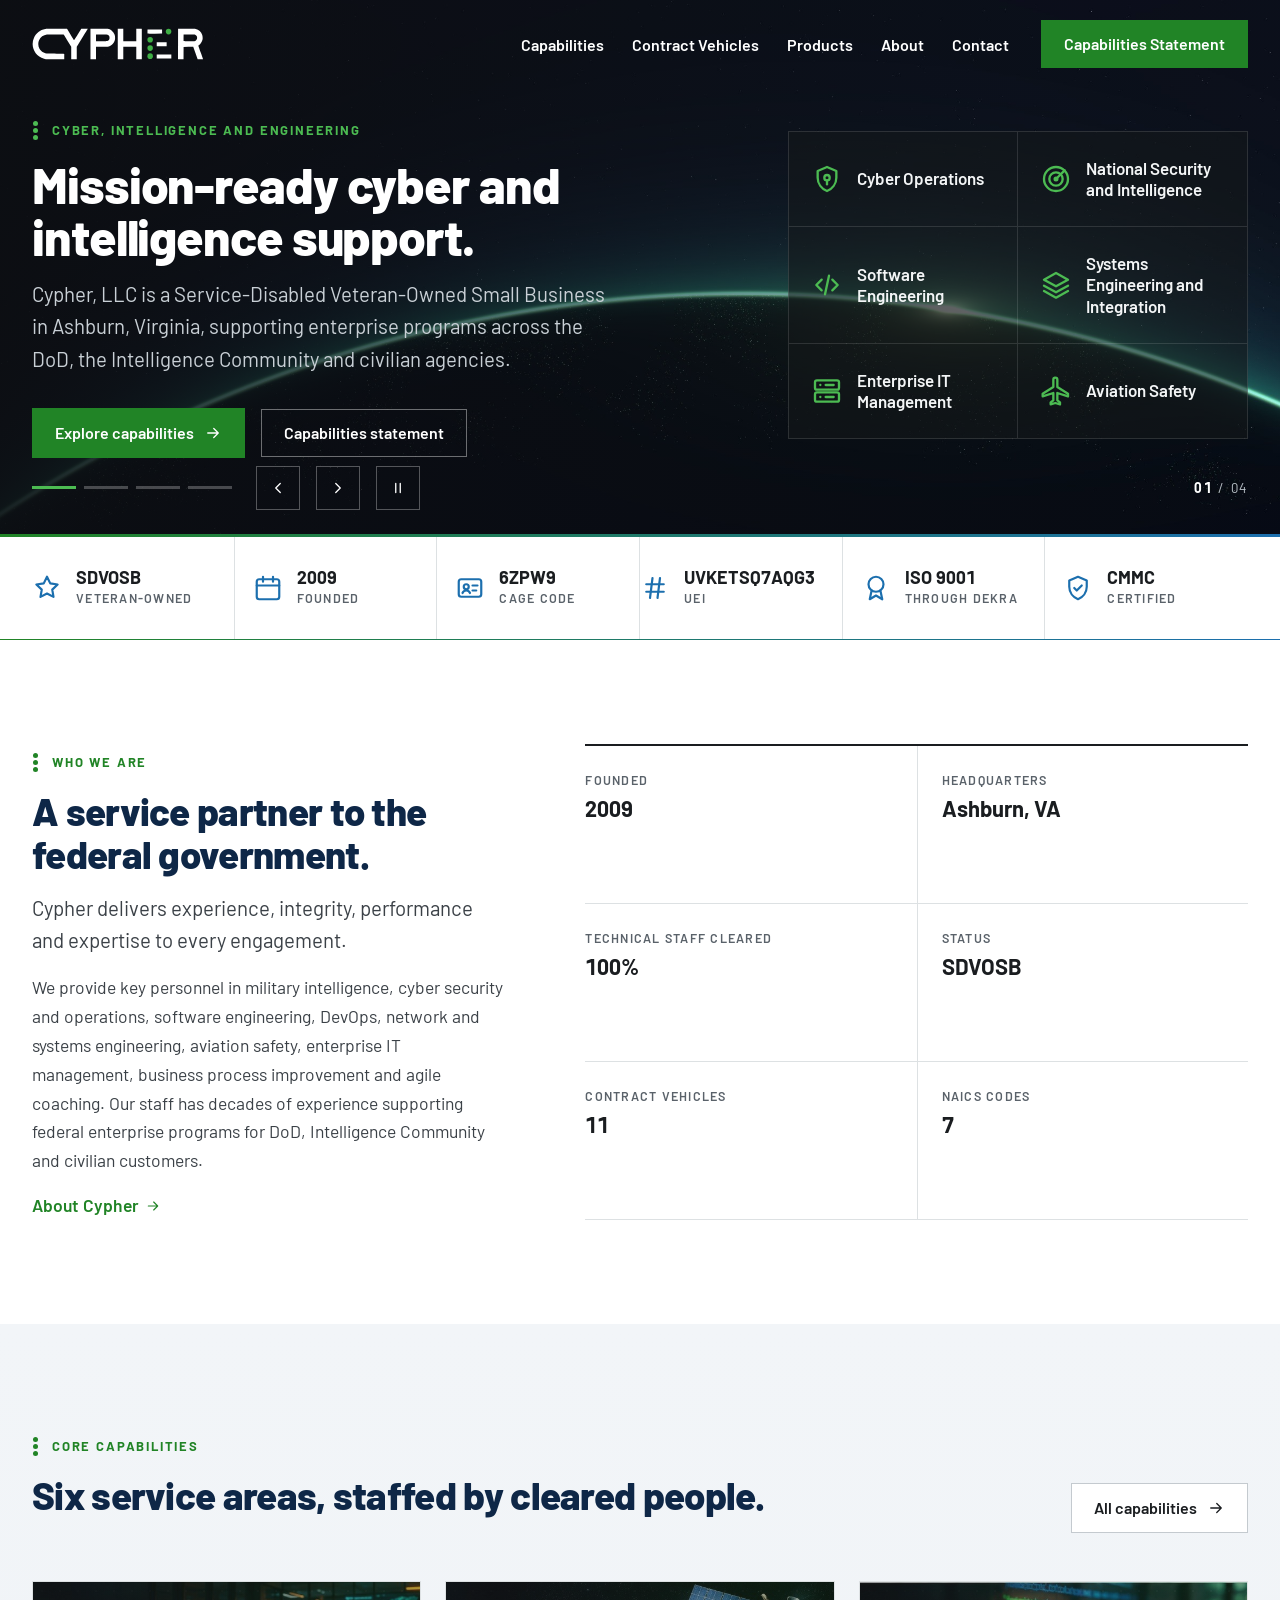
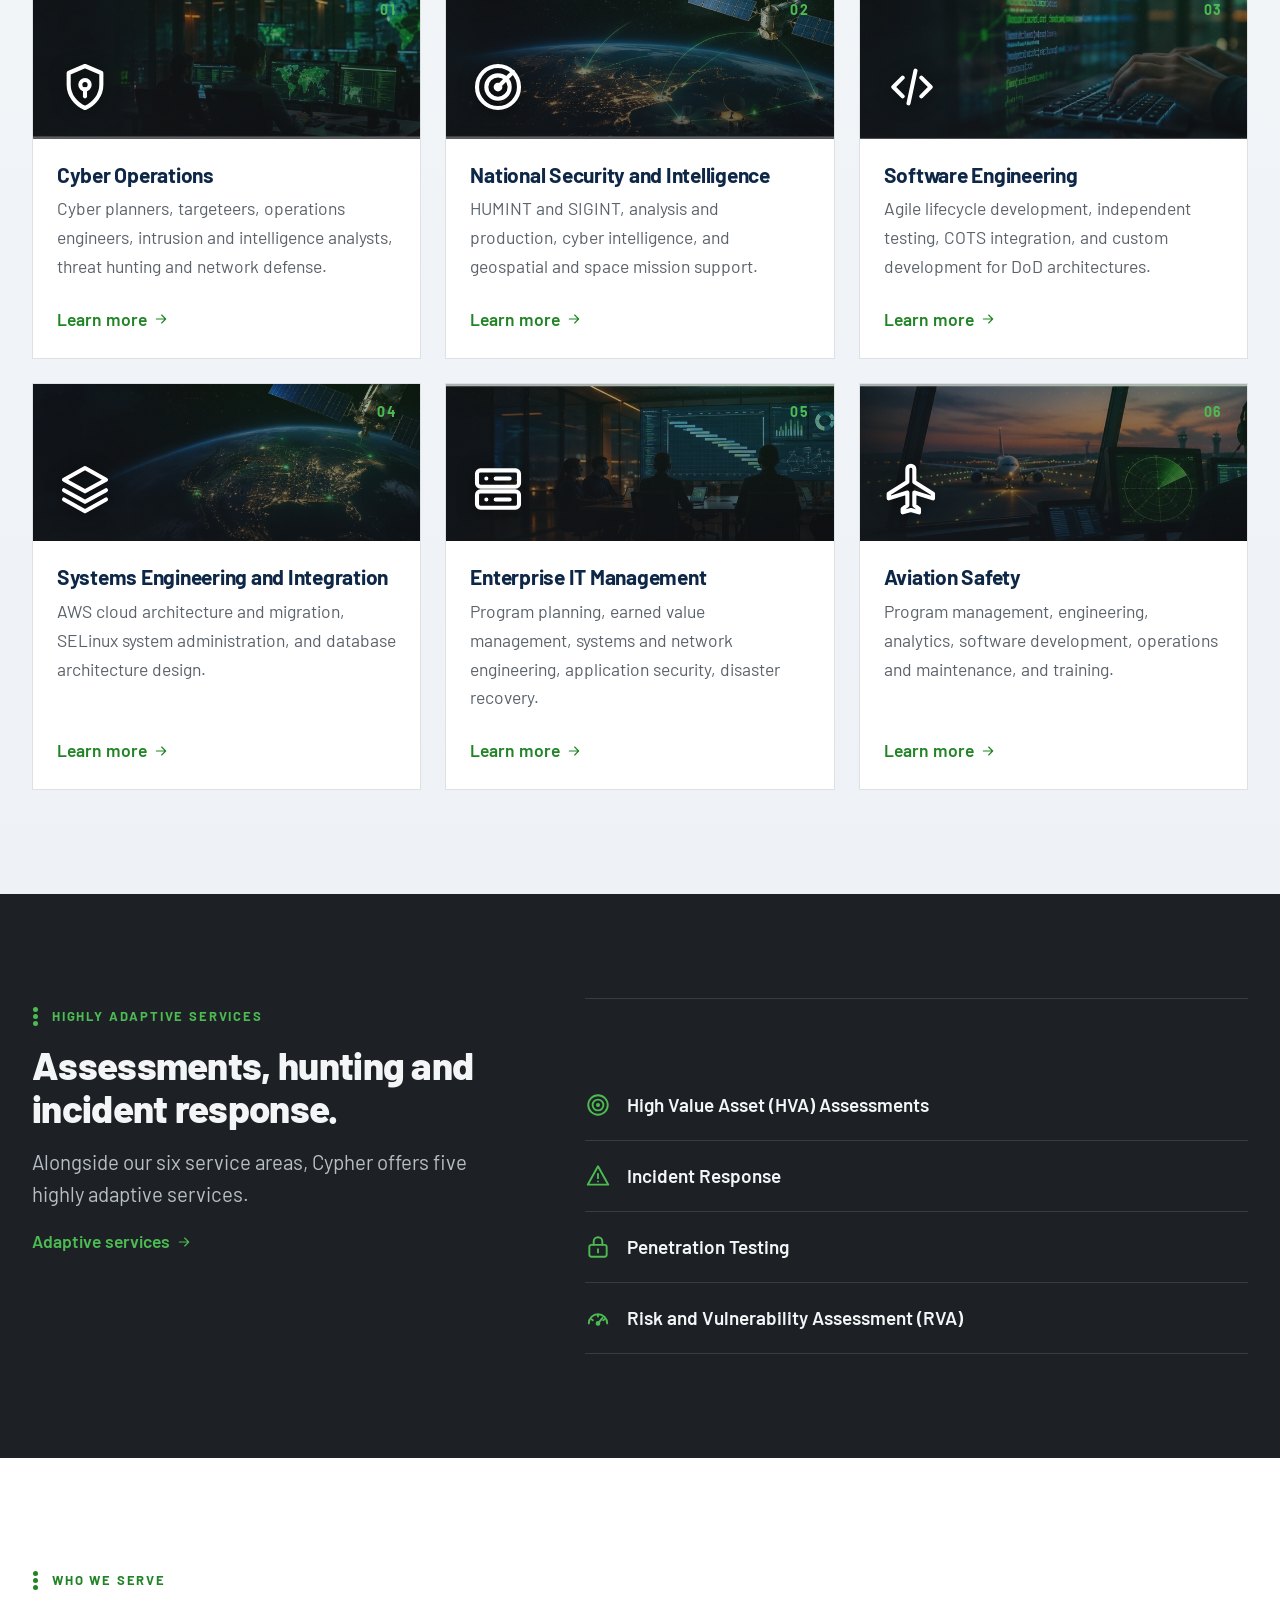
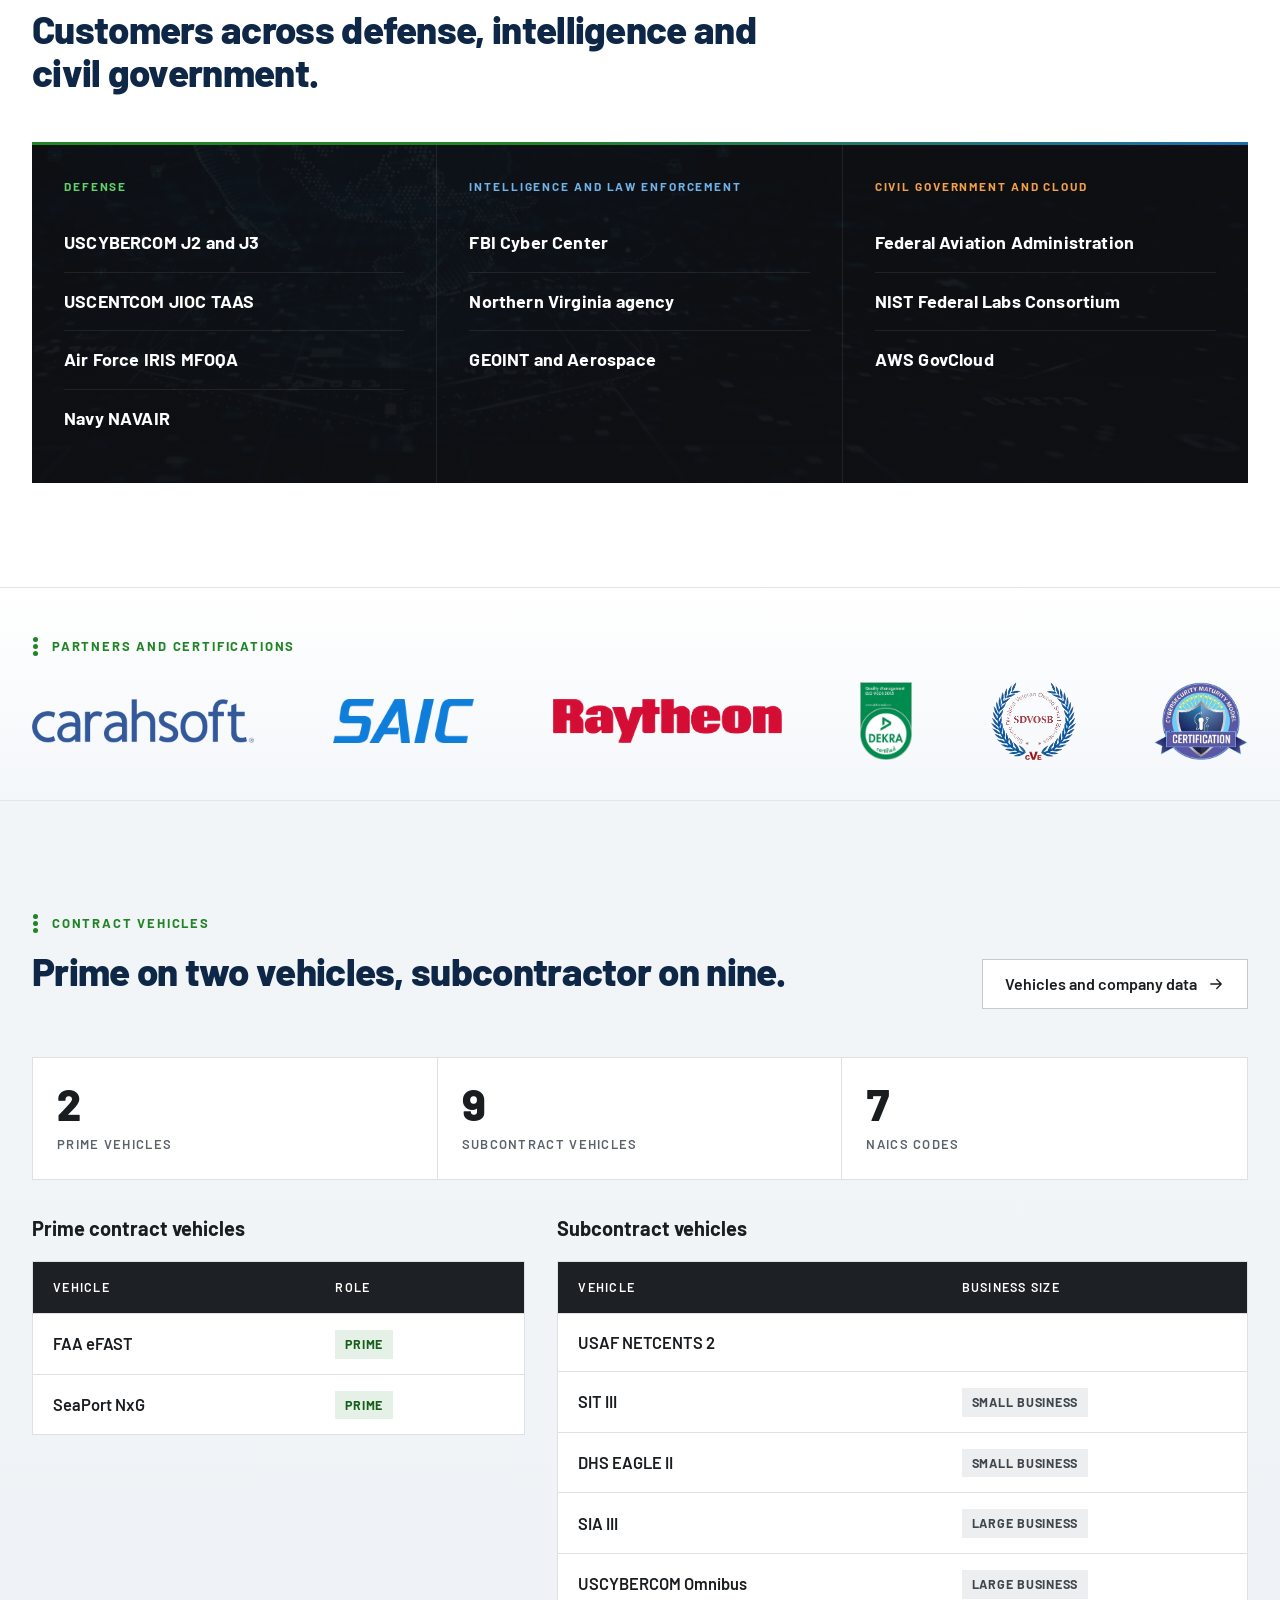
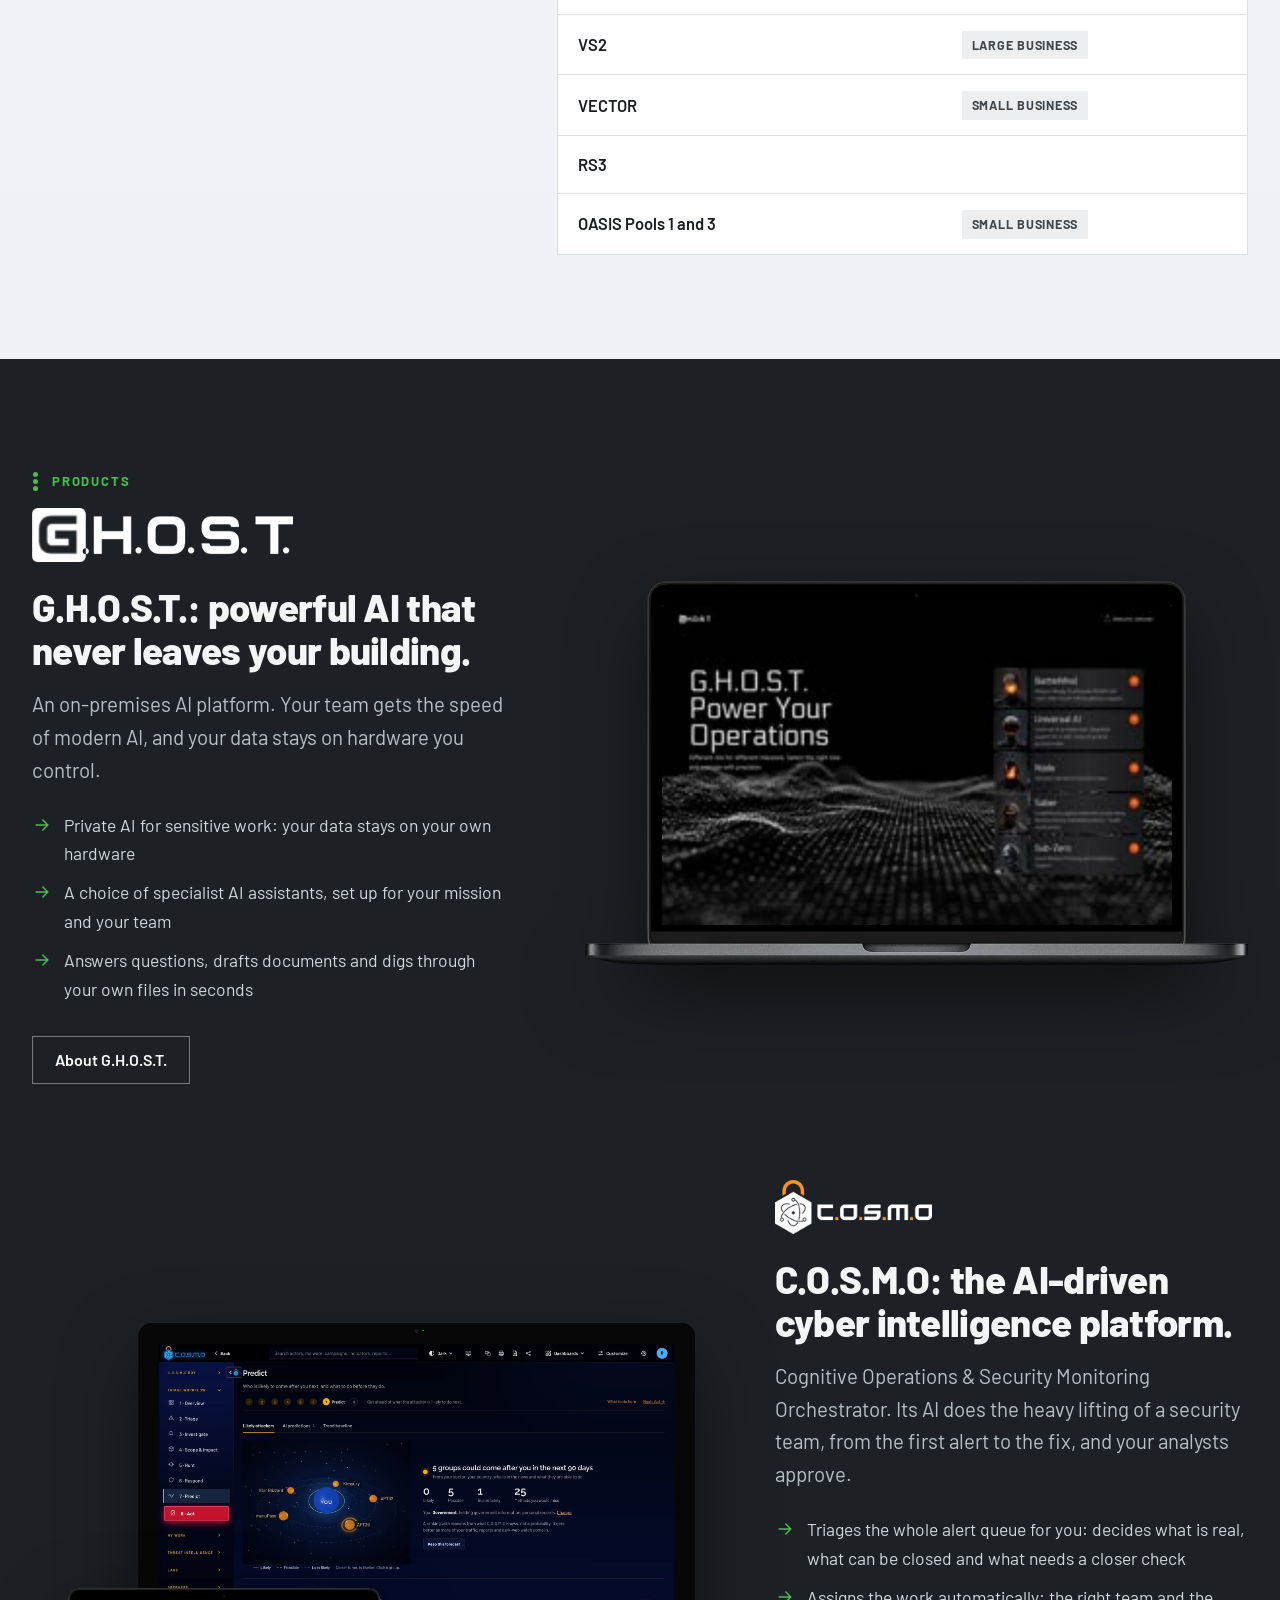
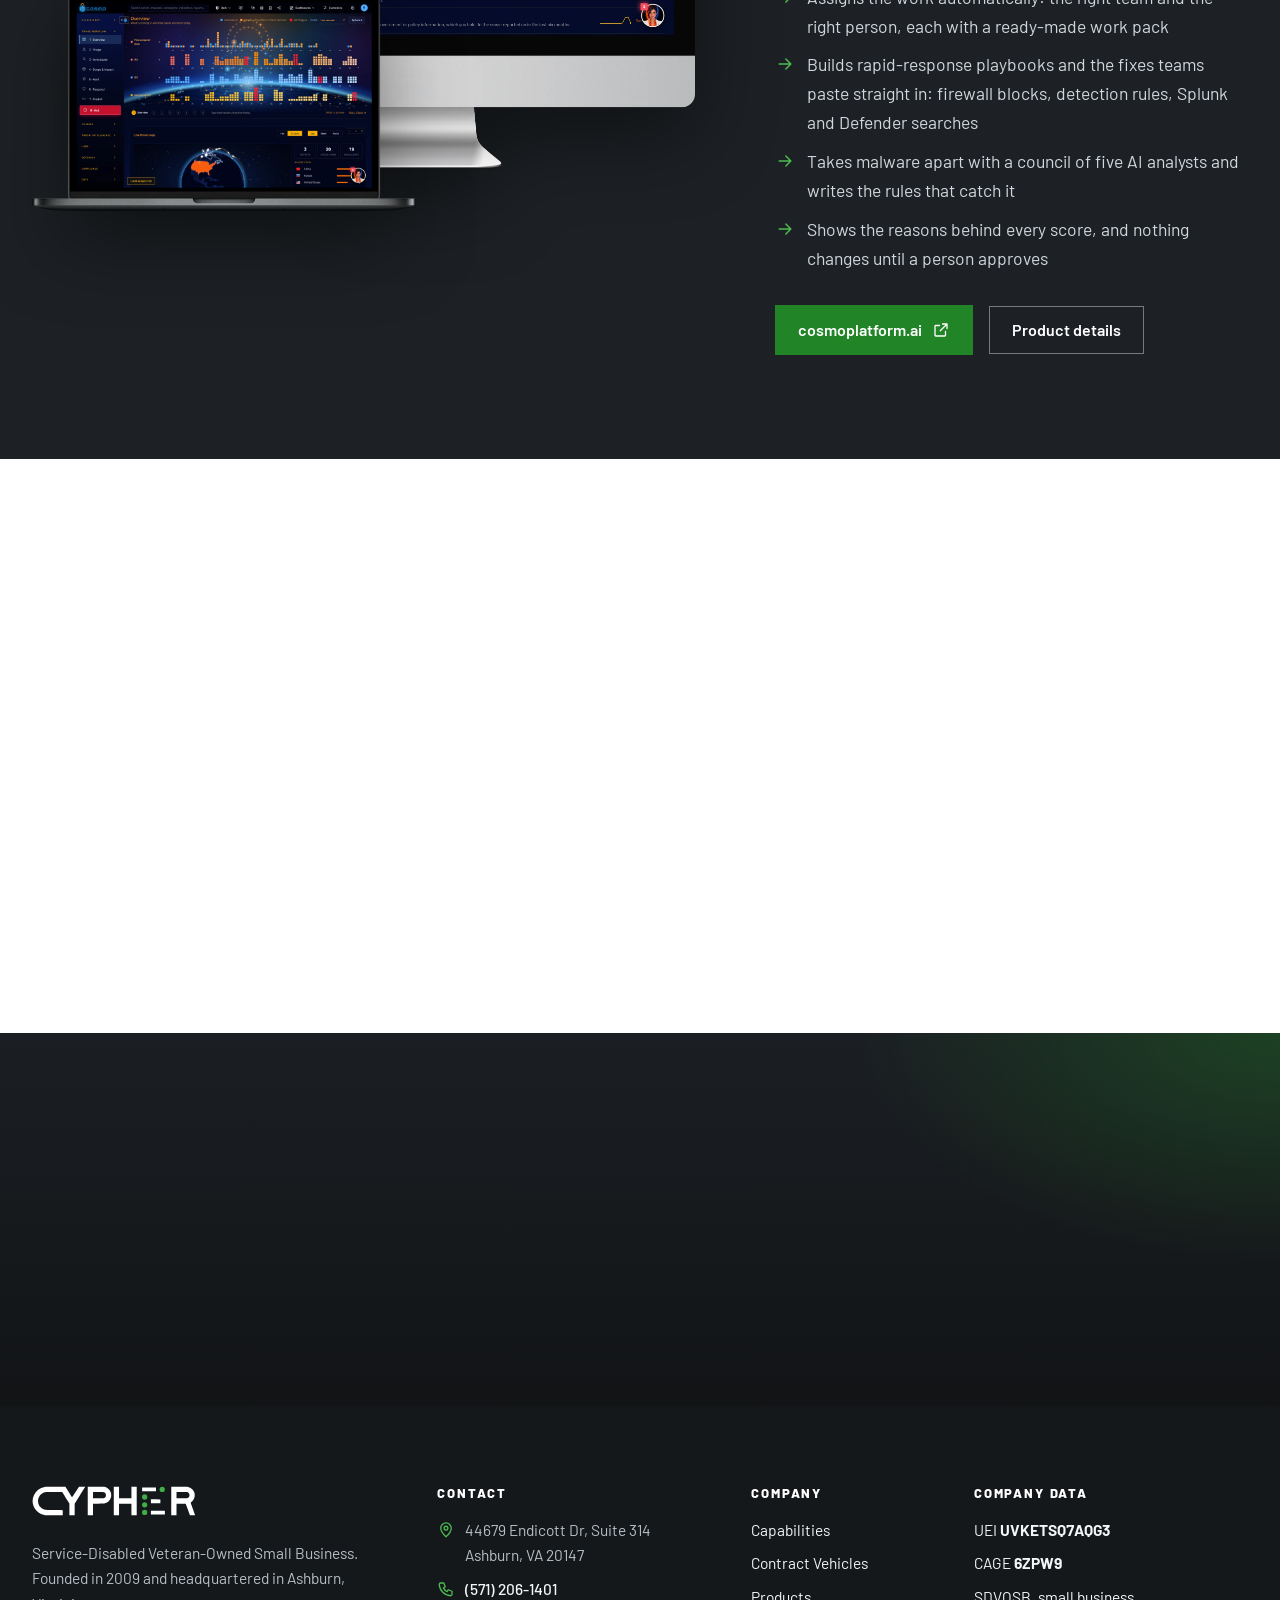
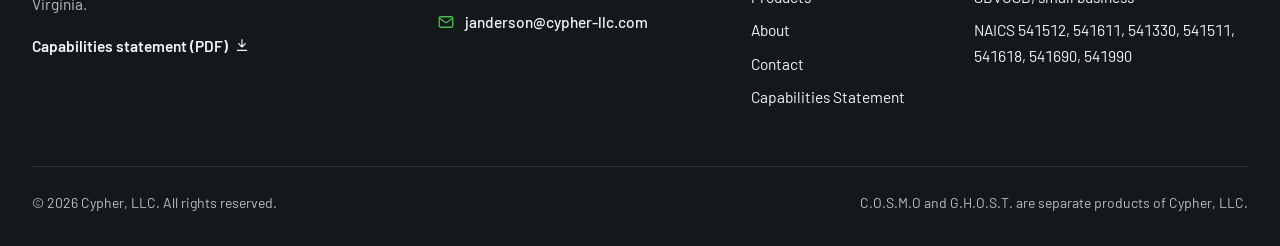
<file: index.html>
<!doctype html>
<html lang="en">
<head>
<meta charset="utf-8">
<meta name="viewport" content="width=device-width, initial-scale=1">
<title>Cypher, LLC | Cyber, intelligence and engineering services</title>
<meta name="description" content="Cypher, LLC is a Service-Disabled Veteran-Owned Small Business in Ashburn, Virginia providing cleared technical staff for cyber operations, intelligence, software and systems engineering. UEI UVKETSQ7AQG3, CAGE 6ZPW9.">
<meta name="theme-color" content="#15181b">
<link rel="icon" href="assets/img/favicon.svg" type="image/svg+xml">
<link rel="preload" href="assets/fonts/barlow-600.woff2" as="font" type="font/woff2" crossorigin>
<link rel="preload" href="assets/fonts/barlow-800.woff2" as="font" type="font/woff2" crossorigin>
<link rel="stylesheet" href="css/site.css">
<script>(function(d){d.className+=" js";try{if(!matchMedia("(prefers-reduced-motion: reduce)").matches&&"IntersectionObserver" in window)d.className+=" motion"}catch(e){}})(document.documentElement);</script>
</head>
<body>
<a class="skip" href="#main">Skip to content</a>
<svg width="0" height="0" style="position:absolute" aria-hidden="true" focusable="false"><symbol id="i-shield" viewBox="0 0 24 24" fill="none" stroke="currentColor" stroke-width="1.75" stroke-linecap="round" stroke-linejoin="round"><path d="M12 3l7 3v5c0 4.5-3 8.3-7 10-4-1.7-7-5.5-7-10V6l7-3z"/><circle cx="12" cy="11" r="2"/><path d="M12 13v3"/></symbol><symbol id="i-radar" viewBox="0 0 24 24" fill="none" stroke="currentColor" stroke-width="1.75" stroke-linecap="round" stroke-linejoin="round"><circle cx="12" cy="12" r="9"/><circle cx="12" cy="12" r="5"/><path d="M12 12l6.5-6.5"/><circle cx="12" cy="12" r="1"/></symbol><symbol id="i-code" viewBox="0 0 24 24" fill="none" stroke="currentColor" stroke-width="1.75" stroke-linecap="round" stroke-linejoin="round"><path d="M8 8l-4 4 4 4M16 8l4 4-4 4M13.5 5l-3 14"/></symbol><symbol id="i-layers" viewBox="0 0 24 24" fill="none" stroke="currentColor" stroke-width="1.75" stroke-linecap="round" stroke-linejoin="round"><path d="M12 3l9 5-9 5-9-5 9-5z"/><path d="M3 12.5l9 5 9-5"/><path d="M3 16.5l9 5 9-5"/></symbol><symbol id="i-server" viewBox="0 0 24 24" fill="none" stroke="currentColor" stroke-width="1.75" stroke-linecap="round" stroke-linejoin="round"><rect x="3" y="4" width="18" height="7" rx="1.5"/><rect x="3" y="13" width="18" height="7" rx="1.5"/><path d="M7 7.5h.01M7 16.5h.01M11 7.5h6M11 16.5h6"/></symbol><symbol id="i-plane" viewBox="0 0 24 24" fill="none" stroke="currentColor" stroke-width="1.75" stroke-linecap="round" stroke-linejoin="round"><path d="M21 16v-2l-8-5V3.5a1.5 1.5 0 0 0-3 0V9l-8 5v2l8-2.5V19l-2 1.5V22l3.5-1 3.5 1v-1.5L13 19v-5.5l8 2.5z"/></symbol><symbol id="i-arrow" viewBox="0 0 24 24" fill="none" stroke="currentColor" stroke-width="1.75" stroke-linecap="round" stroke-linejoin="round"><path d="M5 12h14M13 6l6 6-6 6"/></symbol><symbol id="i-left" viewBox="0 0 24 24" fill="none" stroke="currentColor" stroke-width="1.75" stroke-linecap="round" stroke-linejoin="round"><path d="M15 6l-6 6 6 6"/></symbol><symbol id="i-right" viewBox="0 0 24 24" fill="none" stroke="currentColor" stroke-width="1.75" stroke-linecap="round" stroke-linejoin="round"><path d="M9 6l6 6-6 6"/></symbol><symbol id="i-pause" viewBox="0 0 24 24" fill="none" stroke="currentColor" stroke-width="1.75" stroke-linecap="round" stroke-linejoin="round"><path d="M9 6v12M15 6v12"/></symbol><symbol id="i-play" viewBox="0 0 24 24" fill="none" stroke="currentColor" stroke-width="1.75" stroke-linecap="round" stroke-linejoin="round"><path d="M8 5l11 7-11 7V5z"/></symbol><symbol id="i-phone" viewBox="0 0 24 24" fill="none" stroke="currentColor" stroke-width="1.75" stroke-linecap="round" stroke-linejoin="round"><path d="M5 4h4l2 5-2.5 1.5a11 11 0 0 0 5 5L15 13l5 2v4a2 2 0 0 1-2 2A16 16 0 0 1 3 6a2 2 0 0 1 2-2"/></symbol><symbol id="i-mail" viewBox="0 0 24 24" fill="none" stroke="currentColor" stroke-width="1.75" stroke-linecap="round" stroke-linejoin="round"><rect x="3" y="5" width="18" height="14" rx="2"/><path d="M3 7l9 6 9-6"/></symbol><symbol id="i-pin" viewBox="0 0 24 24" fill="none" stroke="currentColor" stroke-width="1.75" stroke-linecap="round" stroke-linejoin="round"><path d="M12 21s-7-6.2-7-11.5A7 7 0 0 1 19 9.5C19 14.8 12 21 12 21z"/><circle cx="12" cy="9.5" r="2.5"/></symbol><symbol id="i-download" viewBox="0 0 24 24" fill="none" stroke="currentColor" stroke-width="1.75" stroke-linecap="round" stroke-linejoin="round"><path d="M12 4v11M7 10l5 5 5-5M5 20h14"/></symbol><symbol id="i-star" viewBox="0 0 24 24" fill="none" stroke="currentColor" stroke-width="1.75" stroke-linecap="round" stroke-linejoin="round"><path d="M12 3l2.6 5.3 5.9.9-4.3 4.1 1 5.8L12 16.4l-5.2 2.7 1-5.8-4.3-4.1 5.9-.9L12 3z"/></symbol><symbol id="i-calendar" viewBox="0 0 24 24" fill="none" stroke="currentColor" stroke-width="1.75" stroke-linecap="round" stroke-linejoin="round"><rect x="3" y="5" width="18" height="16" rx="2"/><path d="M3 10h18M8 3v4M16 3v4"/></symbol><symbol id="i-id" viewBox="0 0 24 24" fill="none" stroke="currentColor" stroke-width="1.75" stroke-linecap="round" stroke-linejoin="round"><rect x="3" y="5" width="18" height="14" rx="2"/><circle cx="9" cy="11" r="2"/><path d="M6 16c.6-1.5 1.8-2 3-2s2.4.5 3 2M14 10h4M14 14h3"/></symbol><symbol id="i-hash" viewBox="0 0 24 24" fill="none" stroke="currentColor" stroke-width="1.75" stroke-linecap="round" stroke-linejoin="round"><path d="M5 9h14M5 15h14M10 4L8 20M16 4l-2 16"/></symbol><symbol id="i-award" viewBox="0 0 24 24" fill="none" stroke="currentColor" stroke-width="1.75" stroke-linecap="round" stroke-linejoin="round"><circle cx="12" cy="9" r="6"/><path d="M8.5 14L7 21l5-3 5 3-1.5-7"/></symbol><symbol id="i-lockshield" viewBox="0 0 24 24" fill="none" stroke="currentColor" stroke-width="1.75" stroke-linecap="round" stroke-linejoin="round"><path d="M12 3l7 3v5c0 4.5-3 8.3-7 10-4-1.7-7-5.5-7-10V6l7-3z"/><path d="M9 12l2 2 4-4"/></symbol><symbol id="i-crosshair" viewBox="0 0 24 24" fill="none" stroke="currentColor" stroke-width="1.75" stroke-linecap="round" stroke-linejoin="round"><circle cx="12" cy="12" r="8"/><path d="M12 2v4M12 18v4M2 12h4M18 12h4"/><circle cx="12" cy="12" r="1.5"/></symbol><symbol id="i-target" viewBox="0 0 24 24" fill="none" stroke="currentColor" stroke-width="1.75" stroke-linecap="round" stroke-linejoin="round"><circle cx="12" cy="12" r="9"/><circle cx="12" cy="12" r="5"/><circle cx="12" cy="12" r="1"/></symbol><symbol id="i-alert" viewBox="0 0 24 24" fill="none" stroke="currentColor" stroke-width="1.75" stroke-linecap="round" stroke-linejoin="round"><path d="M12 3l9.5 17h-19L12 3z"/><path d="M12 10v4M12 17h.01"/></symbol><symbol id="i-lock" viewBox="0 0 24 24" fill="none" stroke="currentColor" stroke-width="1.75" stroke-linecap="round" stroke-linejoin="round"><rect x="4" y="10" width="16" height="11" rx="2"/><path d="M8 10V7a4 4 0 0 1 8 0v3M12 14v3"/></symbol><symbol id="i-gauge" viewBox="0 0 24 24" fill="none" stroke="currentColor" stroke-width="1.75" stroke-linecap="round" stroke-linejoin="round"><path d="M3.5 17A8.5 8.5 0 0 1 20.5 17"/><path d="M12 17l4.2-5.2"/><circle cx="12" cy="17" r="1.3"/><path d="M6 13.2l1.2.8M12 9.2v1.4M18 13.2l-1.2.8"/></symbol><symbol id="i-menu" viewBox="0 0 24 24" fill="none" stroke="currentColor" stroke-width="1.75" stroke-linecap="round" stroke-linejoin="round"><path d="M4 7h16M4 12h16M4 17h16"/></symbol><symbol id="i-external" viewBox="0 0 24 24" fill="none" stroke="currentColor" stroke-width="1.75" stroke-linecap="round" stroke-linejoin="round"><path d="M14 4h6v6M20 4l-9 9M18 14v5a1 1 0 0 1-1 1H5a1 1 0 0 1-1-1V7a1 1 0 0 1 1-1h5"/></symbol><symbol id="i-bag" viewBox="0 0 24 24" fill="none" stroke="currentColor" stroke-width="1.75" stroke-linecap="round" stroke-linejoin="round"><path d="M5 8h14l-1.5 12h-11L5 8z"/><path d="M9 8V6a3 3 0 0 1 6 0v2"/></symbol><symbol id="i-quote" viewBox="0 0 24 24" fill="none" stroke="currentColor" stroke-width="1.75" stroke-linecap="round" stroke-linejoin="round"><path d="M10 7H6a2 2 0 0 0-2 2v3h5v5H4v-5M20 7h-4a2 2 0 0 0-2 2v3h5v5h-5v-5"/></symbol><symbol id="i-building" viewBox="0 0 24 24" fill="none" stroke="currentColor" stroke-width="1.75" stroke-linecap="round" stroke-linejoin="round"><path d="M4 21V5a1 1 0 0 1 1-1h9a1 1 0 0 1 1 1v16M15 9h4a1 1 0 0 1 1 1v11M2 21h20M8 8h3M8 12h3M8 16h3"/></symbol></svg>

<!-- ===== HEADER (the same block is repeated on every page) ===== -->
<header class="site-header">
  <div class="wrap">
    <a class="brand" href="index.html" aria-label="Cypher, LLC home">
      <img class="light-logo" src="assets/img/cypher-logo-white.svg" width="1430" height="260" alt="Cypher">
      <img class="dark-logo" src="assets/img/cypher-logo.svg" width="1430" height="260" alt="" aria-hidden="true">
    </a>
    <button class="menu-btn" type="button" aria-expanded="false" aria-controls="site-nav"><svg class="" aria-hidden="true" focusable="false"><use href="#i-menu"/></svg>Menu</button>
    <nav class="nav" id="site-nav" aria-label="Main">
      <ul>
        <li><a href="services.html">Capabilities</a></li>
        <li><a href="contract-vehicles.html">Contract Vehicles</a></li>
        <li><a href="products.html">Products</a></li>
        <li><a href="about.html">About</a></li>
        <li><a href="contact.html">Contact</a></li>
      </ul>
      <a class="btn btn-primary" href="capabilities.html">Capabilities Statement</a>
    </nav>
  </div>
</header>
<main id="main">
  <section class="hero slider" aria-roledescription="carousel" aria-label="Cypher at a glance">
    <div class="bg bg-photo kb"></div><div class="bg bg-glow"></div>
    <div class="slides">
      <div class="slide is-active" role="group" aria-roledescription="slide" aria-label="1 of 4">
        <div class="wrap">
          <div class="copy">
            <p class="eyebrow">Cyber, intelligence and engineering</p>
            <h1 class="title">Mission-ready cyber and intelligence support.</h1>
            <p class="lead">Cypher, LLC is a Service-Disabled Veteran-Owned Small Business in Ashburn, Virginia, supporting enterprise programs across the DoD, the Intelligence Community and civilian agencies.</p>
            <div class="btn-row"><a class="btn btn-primary" href="services.html">Explore capabilities <svg class="" aria-hidden="true" focusable="false"><use href="#i-arrow"/></svg></a><a class="btn btn-outline" href="capabilities.html">Capabilities statement</a></div>
          </div>
          <div class="visual"><ul class="areas-visual" aria-label="Service areas"><li><svg class="" aria-hidden="true" focusable="false"><use href="#i-shield"/></svg>Cyber Operations</li><li><svg class="" aria-hidden="true" focusable="false"><use href="#i-radar"/></svg>National Security and Intelligence</li><li><svg class="" aria-hidden="true" focusable="false"><use href="#i-code"/></svg>Software Engineering</li><li><svg class="" aria-hidden="true" focusable="false"><use href="#i-layers"/></svg>Systems Engineering and Integration</li><li><svg class="" aria-hidden="true" focusable="false"><use href="#i-server"/></svg>Enterprise IT Management</li><li><svg class="" aria-hidden="true" focusable="false"><use href="#i-plane"/></svg>Aviation Safety</li></ul></div>
        </div>
      </div>
      <div class="slide" role="group" aria-roledescription="slide" aria-label="2 of 4">
        <div class="wrap">
          <div class="copy">
            <p class="eyebrow">Our people</p>
            <h2 class="title">Cleared engineers, onsite with you.</h2>
            <p class="lead">Our technical staff is 100% cleared and supports customers onsite, with decades of experience on federal enterprise programs.</p>
            <div class="btn-row"><a class="btn btn-primary" href="contact.html">Talk to us <svg class="" aria-hidden="true" focusable="false"><use href="#i-arrow"/></svg></a><a class="btn btn-outline" href="about.html#leadership">Meet our leadership</a></div>
          </div>
          <div class="visual">
            <div class="stat-visual">
              <span class="num">100<small>%</small></span>
              <p>cleared technical staff, supporting customers onsite</p>
              <ul><li>DoD</li><li>Intelligence Community</li><li>Civilian agencies</li></ul>
            </div>
          </div>
        </div>
      </div>
      <div class="slide" role="group" aria-roledescription="slide" aria-label="3 of 4">
        <div class="wrap">
          <div class="copy">
            <p class="eyebrow">Our products</p>
            <h2 class="title">G.H.O.S.T.: AI that stays on your infrastructure.</h2>
            <p class="lead">Powerful AI that never leaves your building. Your team gets the speed of modern AI; your data stays on hardware you control.</p>
            <div class="btn-row"><a class="btn btn-primary" href="products.html#ghost">About G.H.O.S.T. <svg class="" aria-hidden="true" focusable="false"><use href="#i-arrow"/></svg></a><a class="btn btn-outline" href="contact.html">Ask for a demo</a></div>
          </div>
          <div class="visual"><figure class="device laptop mocked"><img width="2416" height="1400" src="assets/img/mock/ghost-screen-macbook.webp" loading="lazy" alt="G.H.O.S.T. home screen offering a choice of AI models"></figure></div>
        </div>
      </div>
      <div class="slide" role="group" aria-roledescription="slide" aria-label="4 of 4">
        <div class="wrap">
          <div class="copy">
            <p class="eyebrow">Our products</p>
            <h2 class="title">C.O.S.M.O: our threat-operations platform.</h2>
            <p class="lead">The AI-driven cyber intelligence platform. It triages every alert, takes malware apart, assigns the work and writes the response playbooks. Your analysts approve.</p>
            <div class="btn-row"><a class="btn btn-primary" href="https://cosmoplatform.ai">Visit cosmoplatform.ai <svg class="" aria-hidden="true" focusable="false"><use href="#i-external"/></svg></a><a class="btn btn-outline" href="products.html">Our products</a></div>
          </div>
          <div class="visual"><div class="duo"><figure class="device monitor mocked"><img width="2200" height="1770" src="assets/img/mock/cosmo-triage-imac.webp" loading="lazy" alt="C.O.S.M.O Triage screen ranking alerts"></figure><figure class="device laptop mocked"><img width="2416" height="1400" src="assets/img/mock/cosmo-overview-macbook.webp" loading="lazy" alt="C.O.S.M.O Overview screen with live threat map"></figure></div></div>
        </div>
      </div>
    </div>
    <div class="slider-ui">
      <div class="wrap">
        <div class="dots-nav"></div>
        <button class="icon-btn" type="button" data-prev aria-label="Previous slide"><svg class="" aria-hidden="true" focusable="false"><use href="#i-left"/></svg></button>
        <button class="icon-btn" type="button" data-next aria-label="Next slide"><svg class="" aria-hidden="true" focusable="false"><use href="#i-right"/></svg></button>
        <button class="icon-btn" type="button" data-play aria-label="Pause slideshow"><span class="i-pause"><svg class="" aria-hidden="true" focusable="false"><use href="#i-pause"/></svg></span><span class="i-play" style="display:none"><svg class="" aria-hidden="true" focusable="false"><use href="#i-play"/></svg></span></button>
        <span class="slide-count" aria-hidden="true"><b>01</b> / 04</span>
      </div>
    </div>
  </section>

  <section class="creds" aria-label="Credentials">
    <div class="wrap">
      <ul data-stagger>
        <li><svg class="" aria-hidden="true" focusable="false"><use href="#i-star"/></svg><div><b>SDVOSB</b><span>Veteran-owned</span></div></li>
        <li><svg class="" aria-hidden="true" focusable="false"><use href="#i-calendar"/></svg><div><b data-count="2009" data-from="1980">2009</b><span>Founded</span></div></li>
        <li><svg class="" aria-hidden="true" focusable="false"><use href="#i-id"/></svg><div><b>6ZPW9</b><span>CAGE code</span></div></li>
        <li><svg class="" aria-hidden="true" focusable="false"><use href="#i-hash"/></svg><div><b>UVKETSQ7AQG3</b><span>UEI</span></div></li>
        <li><svg class="" aria-hidden="true" focusable="false"><use href="#i-award"/></svg><div><b>ISO 9001</b><span>Through DEKRA</span></div></li>
        <li><svg class="" aria-hidden="true" focusable="false"><use href="#i-lockshield"/></svg><div><b>CMMC</b><span>Certified</span></div></li>
      </ul>
    </div>
  </section>

  <section class="section">
    <div class="wrap split">
      <div class="reveal">
        <p class="eyebrow">Who we are</p>
        <h2>A service partner to the federal government.</h2>
        <p class="lead">Cypher delivers experience, integrity, performance and expertise to every engagement.</p>
        <p>We provide key personnel in military intelligence, cyber security and operations, software engineering, DevOps, network and systems engineering, aviation safety, enterprise IT management, business process improvement and agile coaching. Our staff has decades of experience supporting federal enterprise programs for DoD, Intelligence Community and civilian customers.</p>
        <a class="more" href="about.html">About Cypher <svg class="" aria-hidden="true" focusable="false"><use href="#i-arrow"/></svg></a>
      </div>
      <dl class="facts" data-stagger>
        <div><dt>Founded</dt><dd>2009</dd></div>
        <div><dt>Headquarters</dt><dd>Ashburn, VA</dd></div>
        <div><dt>Technical staff cleared</dt><dd><span data-count="100" data-suffix="%">100%</span></dd></div>
        <div><dt>Status</dt><dd>SDVOSB</dd></div>
        <div><dt>Contract vehicles</dt><dd><span data-count="11">11</span></dd></div>
        <div><dt>NAICS codes</dt><dd><span data-count="7">7</span></dd></div>
      </dl>
    </div>
  </section>

  <section class="section tint" id="capabilities">
    <div class="wrap">
      <div class="head-row">
        <div class="head reveal">
          <p class="eyebrow">Core capabilities</p>
          <h2>Six service areas, staffed by cleared people.</h2>
        </div>
        <a class="btn btn-outline reveal" href="services.html">All capabilities <svg class="" aria-hidden="true" focusable="false"><use href="#i-arrow"/></svg></a>
      </div>
      <div class="cards" data-stagger>
        <a class="card" href="services.html#cyber">
          <div class="art"><div class="fill"></div><svg class="ico" aria-hidden="true" focusable="false"><use href="#i-shield"/></svg><span class="no">01</span></div>
          <div class="body"><h3>Cyber Operations</h3><p>Cyber planners, targeteers, operations engineers, intrusion and intelligence analysts, threat hunting and network defense.</p><span class="more">Learn more <svg class="" aria-hidden="true" focusable="false"><use href="#i-arrow"/></svg></span></div>
        </a>
        <a class="card" href="services.html#intel">
          <div class="art"><div class="fill"></div><svg class="ico" aria-hidden="true" focusable="false"><use href="#i-radar"/></svg><span class="no">02</span></div>
          <div class="body"><h3>National Security and Intelligence</h3><p>HUMINT and SIGINT, analysis and production, cyber intelligence, and geospatial and space mission support.</p><span class="more">Learn more <svg class="" aria-hidden="true" focusable="false"><use href="#i-arrow"/></svg></span></div>
        </a>
        <a class="card" href="services.html#software">
          <div class="art"><div class="fill"></div><svg class="ico" aria-hidden="true" focusable="false"><use href="#i-code"/></svg><span class="no">03</span></div>
          <div class="body"><h3>Software Engineering</h3><p>Agile lifecycle development, independent testing, COTS integration, and custom development for DoD architectures.</p><span class="more">Learn more <svg class="" aria-hidden="true" focusable="false"><use href="#i-arrow"/></svg></span></div>
        </a>
        <a class="card" href="services.html#systems">
          <div class="art"><div class="fill"></div><svg class="ico" aria-hidden="true" focusable="false"><use href="#i-layers"/></svg><span class="no">04</span></div>
          <div class="body"><h3>Systems Engineering and Integration</h3><p>AWS cloud architecture and migration, SELinux system administration, and database architecture design.</p><span class="more">Learn more <svg class="" aria-hidden="true" focusable="false"><use href="#i-arrow"/></svg></span></div>
        </a>
        <a class="card" href="services.html#enterprise">
          <div class="art"><div class="fill"></div><svg class="ico" aria-hidden="true" focusable="false"><use href="#i-server"/></svg><span class="no">05</span></div>
          <div class="body"><h3>Enterprise IT Management</h3><p>Program planning, earned value management, systems and network engineering, application security, disaster recovery.</p><span class="more">Learn more <svg class="" aria-hidden="true" focusable="false"><use href="#i-arrow"/></svg></span></div>
        </a>
        <a class="card" href="services.html#aviation">
          <div class="art"><div class="fill"></div><svg class="ico" aria-hidden="true" focusable="false"><use href="#i-plane"/></svg><span class="no">06</span></div>
          <div class="body"><h3>Aviation Safety</h3><p>Program management, engineering, analytics, software development, operations and maintenance, and training.</p><span class="more">Learn more <svg class="" aria-hidden="true" focusable="false"><use href="#i-arrow"/></svg></span></div>
        </a>
      </div>
    </div>
  </section>

  <section class="section dark">
    <div class="wrap split">
      <div class="reveal">
        <p class="eyebrow">Highly adaptive services</p>
        <h2>Assessments, hunting and incident response.</h2>
        <p class="lead">Alongside our six service areas, Cypher offers five highly adaptive services.</p>
        <a class="more" href="services.html#adaptive">Adaptive services <svg class="" aria-hidden="true" focusable="false"><use href="#i-arrow"/></svg></a>
      </div>
      <ul class="svc-list" data-stagger><li><svg class="" aria-hidden="true" focusable="false"><use href="#i-crosshair"/></svg>Cyber Hunt</li><li><svg class="" aria-hidden="true" focusable="false"><use href="#i-target"/></svg>High Value Asset (HVA) Assessments</li><li><svg class="" aria-hidden="true" focusable="false"><use href="#i-alert"/></svg>Incident Response</li><li><svg class="" aria-hidden="true" focusable="false"><use href="#i-lock"/></svg>Penetration Testing</li><li><svg class="" aria-hidden="true" focusable="false"><use href="#i-gauge"/></svg>Risk and Vulnerability Assessment (RVA)</li></ul>
    </div>
  </section>

  <section class="section">
    <div class="wrap">
      <div class="head reveal">
        <p class="eyebrow">Who we serve</p>
        <h2>Customers across defense, intelligence and civil government.</h2>
      </div>
      <div class="agencies"><div class="ag-col reveal"><p class="ag-h">Defense</p><ul><li>USCYBERCOM J2 and J3</li><li>USCENTCOM JIOC TAAS</li><li>Air Force IRIS MFOQA</li><li>Navy NAVAIR</li></ul></div><div class="ag-col reveal"><p class="ag-h">Intelligence and law enforcement</p><ul><li>FBI Cyber Center</li><li>Northern Virginia agency</li><li>GEOINT and Aerospace</li></ul></div><div class="ag-col reveal"><p class="ag-h">Civil government and cloud</p><ul><li>Federal Aviation Administration</li><li>NIST Federal Labs Consortium</li><li>AWS GovCloud</li></ul></div></div>
    </div>
  </section>
<section class="logo-band" aria-labelledby="logos-h">
  <div class="wrap">
    <p class="eyebrow" id="logos-h">Partners and certifications</p>
    <ul class="logos">
      <li><img src="assets/img/partners/carahsoft.png" alt="Carahsoft"></li>
      <li><img src="assets/img/partners/saic.png" alt="SAIC"></li>
      <li><img src="assets/img/partners/raytheon.png" alt="Raytheon"></li>
      <li class="badge"><img src="assets/img/badges/dekra-iso-9001.png" alt="ISO 9001 certified through DEKRA"></li>
      <li class="badge"><img src="assets/img/badges/sdvosb-cve.png" alt="Service-Disabled Veteran-Owned Small Business (CVE verified)"></li>
      <li class="badge"><img src="assets/img/badges/cmmc.png" alt="CMMC certified"></li>
    </ul>
  </div>
</section>

  <section class="section tint">
    <div class="wrap">
      <div class="head-row">
        <div class="head reveal">
          <p class="eyebrow">Contract vehicles</p>
          <h2>Prime on two vehicles, subcontractor on nine.</h2>
        </div>
        <a class="btn btn-outline reveal" href="contract-vehicles.html">Vehicles and company data <svg class="" aria-hidden="true" focusable="false"><use href="#i-arrow"/></svg></a>
      </div>
      <div class="stats reveal">
        <div><b data-count="2">2</b><span>Prime vehicles</span></div>
        <div><b data-count="9">9</b><span>Subcontract vehicles</span></div>
        <div><b data-count="7">7</b><span>NAICS codes</span></div>
      </div>
      <div class="two-tables">
        <table class="spec-table reveal">
          <caption>Prime contract vehicles</caption>
          <thead><tr><th scope="col">Vehicle</th><th scope="col">Role</th></tr></thead>
          <tbody data-stagger><tr><th scope="row">FAA eFAST</th><td><span class="tag">Prime</span></td></tr><tr><th scope="row">SeaPort NxG</th><td><span class="tag">Prime</span></td></tr></tbody>
        </table>
        <table class="spec-table reveal" style="--i:1">
          <caption>Subcontract vehicles</caption>
          <thead><tr><th scope="col">Vehicle</th><th scope="col">Business size</th></tr></thead>
          <tbody data-stagger><tr><th scope="row">USAF NETCENTS 2</th><td><span class="small">&nbsp;</span></td></tr><tr><th scope="row">SIT III</th><td><span class="tag grey">Small business</span></td></tr><tr><th scope="row">DHS EAGLE II</th><td><span class="tag grey">Small business</span></td></tr><tr><th scope="row">SIA III</th><td><span class="tag grey">Large business</span></td></tr><tr><th scope="row">USCYBERCOM Omnibus</th><td><span class="tag grey">Large business</span></td></tr><tr><th scope="row">VS2</th><td><span class="tag grey">Large business</span></td></tr><tr><th scope="row">VECTOR</th><td><span class="tag grey">Small business</span></td></tr><tr><th scope="row">RS3</th><td><span class="small">&nbsp;</span></td></tr><tr><th scope="row">OASIS Pools 1 and 3</th><td><span class="tag grey">Small business</span></td></tr></tbody>
        </table>
      </div>
    </div>
  </section>

  <section class="section dark" id="products">
    <div class="wrap">
      <div class="product">
        <div class="copy reveal">
          <p class="eyebrow">Products</p>
          <img class="mark" src="assets/img/ghost-logo-white.png" width="735" height="152" alt="G.H.O.S.T.">
          <h2>G.H.O.S.T.: powerful AI that never leaves your building.</h2>
          <p class="lead">An on-premises AI platform. Your team gets the speed of modern AI, and your data stays on hardware you control.</p>
          <ul class="checks"><li><svg class="" aria-hidden="true" focusable="false"><use href="#i-arrow"/></svg>Private AI for sensitive work: your data stays on your own hardware</li><li><svg class="" aria-hidden="true" focusable="false"><use href="#i-arrow"/></svg>A choice of specialist AI assistants, set up for your mission and your team</li><li><svg class="" aria-hidden="true" focusable="false"><use href="#i-arrow"/></svg>Answers questions, drafts documents and digs through your own files in seconds</li></ul>
          <div class="btn-row"><a class="btn btn-outline" href="products.html#ghost">About G.H.O.S.T.</a></div>
        </div>
        <div class="tilt-in flat"><figure class="device laptop mocked"><img width="2416" height="1400" src="assets/img/mock/ghost-screen-macbook.webp" loading="lazy" alt="G.H.O.S.T. home screen offering a choice of AI models"></figure></div>
      </div>
      <div class="product flip">
        <div class="copy reveal">
          <img class="mark" src="assets/img/cosmo-brand-white.png" width="400" height="137" alt="C.O.S.M.O">
          <h2>C.O.S.M.O: the AI-driven cyber intelligence platform.</h2>
          <p class="lead">Cognitive Operations &amp; Security Monitoring Orchestrator. Its AI does the heavy lifting of a security team, from the first alert to the fix, and your analysts approve.</p>
          <ul class="checks"><li><svg class="" aria-hidden="true" focusable="false"><use href="#i-arrow"/></svg>Triages the whole alert queue for you: decides what is real, what can be closed and what needs a closer check</li><li><svg class="" aria-hidden="true" focusable="false"><use href="#i-arrow"/></svg>Assigns the work automatically: the right team and the right person, each with a ready-made work pack</li><li><svg class="" aria-hidden="true" focusable="false"><use href="#i-arrow"/></svg>Builds rapid-response playbooks and the fixes teams paste straight in: firewall blocks, detection rules, Splunk and Defender searches</li><li><svg class="" aria-hidden="true" focusable="false"><use href="#i-arrow"/></svg>Takes malware apart with a council of five AI analysts and writes the rules that catch it</li><li><svg class="" aria-hidden="true" focusable="false"><use href="#i-arrow"/></svg>Shows the reasons behind every score, and nothing changes until a person approves</li></ul>
          <div class="btn-row"><a class="btn btn-primary" href="https://cosmoplatform.ai">cosmoplatform.ai <svg class="" aria-hidden="true" focusable="false"><use href="#i-external"/></svg></a><a class="btn btn-outline" href="products.html">Product details</a></div>
        </div>
        <div class="tilt-in"><div class="duo"><figure class="device monitor mocked"><img width="2200" height="1770" src="assets/img/mock/cosmo-predict-imac.webp" loading="lazy" alt="C.O.S.M.O Predict screen listing the groups most likely to come next"></figure><figure class="device laptop mocked"><img width="2416" height="1400" src="assets/img/mock/cosmo-overview-macbook.webp" loading="lazy" alt="C.O.S.M.O Overview screen with live threat map and workflow"></figure></div></div>
      </div>
    </div>
  </section>

  

  <section class="section" id="leadership">
    <div class="wrap">
      <div class="head reveal">
        <p class="eyebrow">Leadership</p>
        <h2>Talk directly to the people who run Cypher.</h2>
      </div>
      <div class="people" data-stagger>
        <article class="person">
          <div class="initials" aria-hidden="true">JA</div>
          <div>
            <h3>Joseph Anderson</h3>
            <p class="cred">MBA, MS, MISM, CSM</p>
            <p class="role">President &amp; CEO</p>
            <div class="lines">
              <a href="mailto:janderson@cypher-llc.com"><svg class="" aria-hidden="true" focusable="false"><use href="#i-mail"/></svg>janderson@cypher-llc.com</a>
              <a href="tel:+15714491368"><svg class="" aria-hidden="true" focusable="false"><use href="#i-phone"/></svg>(571) 449-1368</a>
            </div>
          </div>
        </article>
        <article class="person">
          <div class="initials" aria-hidden="true">LA</div>
          <div>
            <h3>Lisa Anderson</h3>
            <p class="cred">J.D.</p>
            <p class="role">Chief Operating Officer</p>
            <div class="lines">
              <a href="mailto:landerson@cypher-llc.com"><svg class="" aria-hidden="true" focusable="false"><use href="#i-mail"/></svg>landerson@cypher-llc.com</a>
              <a href="tel:+15712713471"><svg class="" aria-hidden="true" focusable="false"><use href="#i-phone"/></svg>(571) 271-3471</a>
            </div>
          </div>
        </article>
      </div>
    </div>
  </section>

  <section class="cta">
    <div class="bg bg-glow"></div>
    <div class="wrap">
      <div class="reveal">
        <p class="eyebrow">Work with Cypher</p>
        <h2>Need cleared support, or a look at C.O.S.M.O and G.H.O.S.T.?</h2>
        <p>Ask for a demo of either product, download the capabilities statement, or contact our leadership directly.</p>
      </div>
      <div class="btn-row reveal" style="--i:1">
        <a class="btn btn-primary" href="contact.html">Contact us <svg class="" aria-hidden="true" focusable="false"><use href="#i-arrow"/></svg></a>
        <a class="btn btn-outline" href="assets/Cypher-Capabilities-Statement.pdf"><svg class="" aria-hidden="true" focusable="false"><use href="#i-download"/></svg> Capabilities statement</a>
      </div>
    </div>
  </section>
</main>

<!-- ===== FOOTER (the same block is repeated on every page) ===== -->
<footer class="site-footer">
  <div class="wrap">
    <div class="top">
      <div>
        <img class="logo" src="assets/img/cypher-logo-white.svg" width="1430" height="260" alt="Cypher">
        <p>Service-Disabled Veteran-Owned Small Business. Founded in 2009 and headquartered in Ashburn, Virginia.</p>
        <p><a class="more" href="assets/Cypher-Capabilities-Statement.pdf">Capabilities statement (PDF) <svg class="" aria-hidden="true" focusable="false"><use href="#i-download"/></svg></a></p>
      </div>
      <div>
        <h2>Contact</h2>
        <ul class="lines">
          <li><svg class="" aria-hidden="true" focusable="false"><use href="#i-pin"/></svg><span>44679 Endicott Dr, Suite 314<br>Ashburn, VA 20147</span></li>
          <li><svg class="" aria-hidden="true" focusable="false"><use href="#i-phone"/></svg><a href="tel:+15712061401">(571) 206-1401</a></li>
          <li><svg class="" aria-hidden="true" focusable="false"><use href="#i-mail"/></svg><a href="mailto:janderson@cypher-llc.com">janderson@cypher-llc.com</a></li>
        </ul>
      </div>
      <div>
        <h2>Company</h2>
        <ul>
          <li><a href="services.html">Capabilities</a></li>
          <li><a href="contract-vehicles.html">Contract Vehicles</a></li>
          <li><a href="products.html">Products</a></li>
          <li><a href="about.html">About</a></li>
          <li><a href="contact.html">Contact</a></li>
          <li><a href="capabilities.html">Capabilities Statement</a></li>
        </ul>
      </div>
      <div>
        <h2>Company data</h2>
        <ul class="codes">
          <li>UEI <b>UVKETSQ7AQG3</b></li>
          <li>CAGE <b>6ZPW9</b></li>
          <li>SDVOSB, small business</li>
          <li>NAICS 541512, 541611, 541330, 541511, 541618, 541690, 541990</li>
        </ul>
      </div>
    </div>
    <div class="bottom"><span>&copy; 2026 Cypher, LLC. All rights reserved.</span><span>C.O.S.M.O and G.H.O.S.T. are separate products of Cypher, LLC.</span></div>
  </div>
</footer>
<script src="js/site.js"></script>
</body>
</html>
</file>
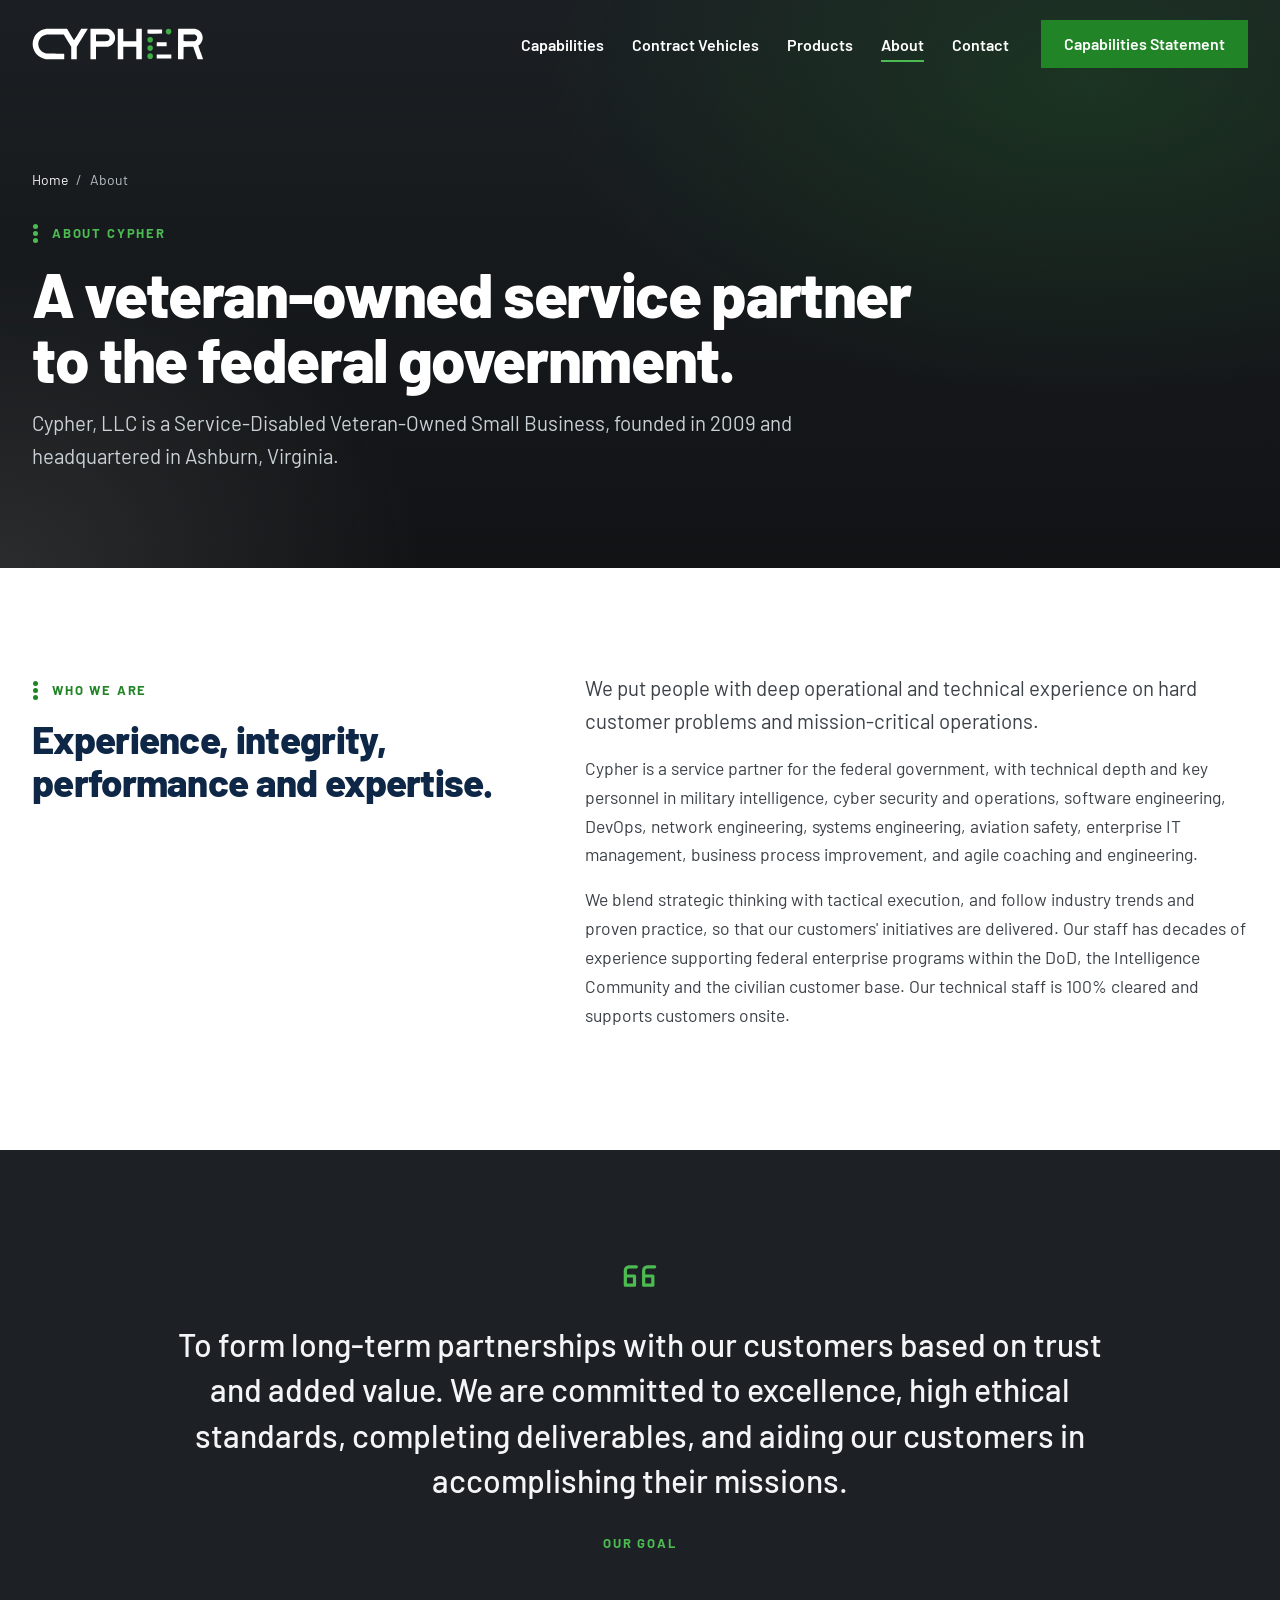
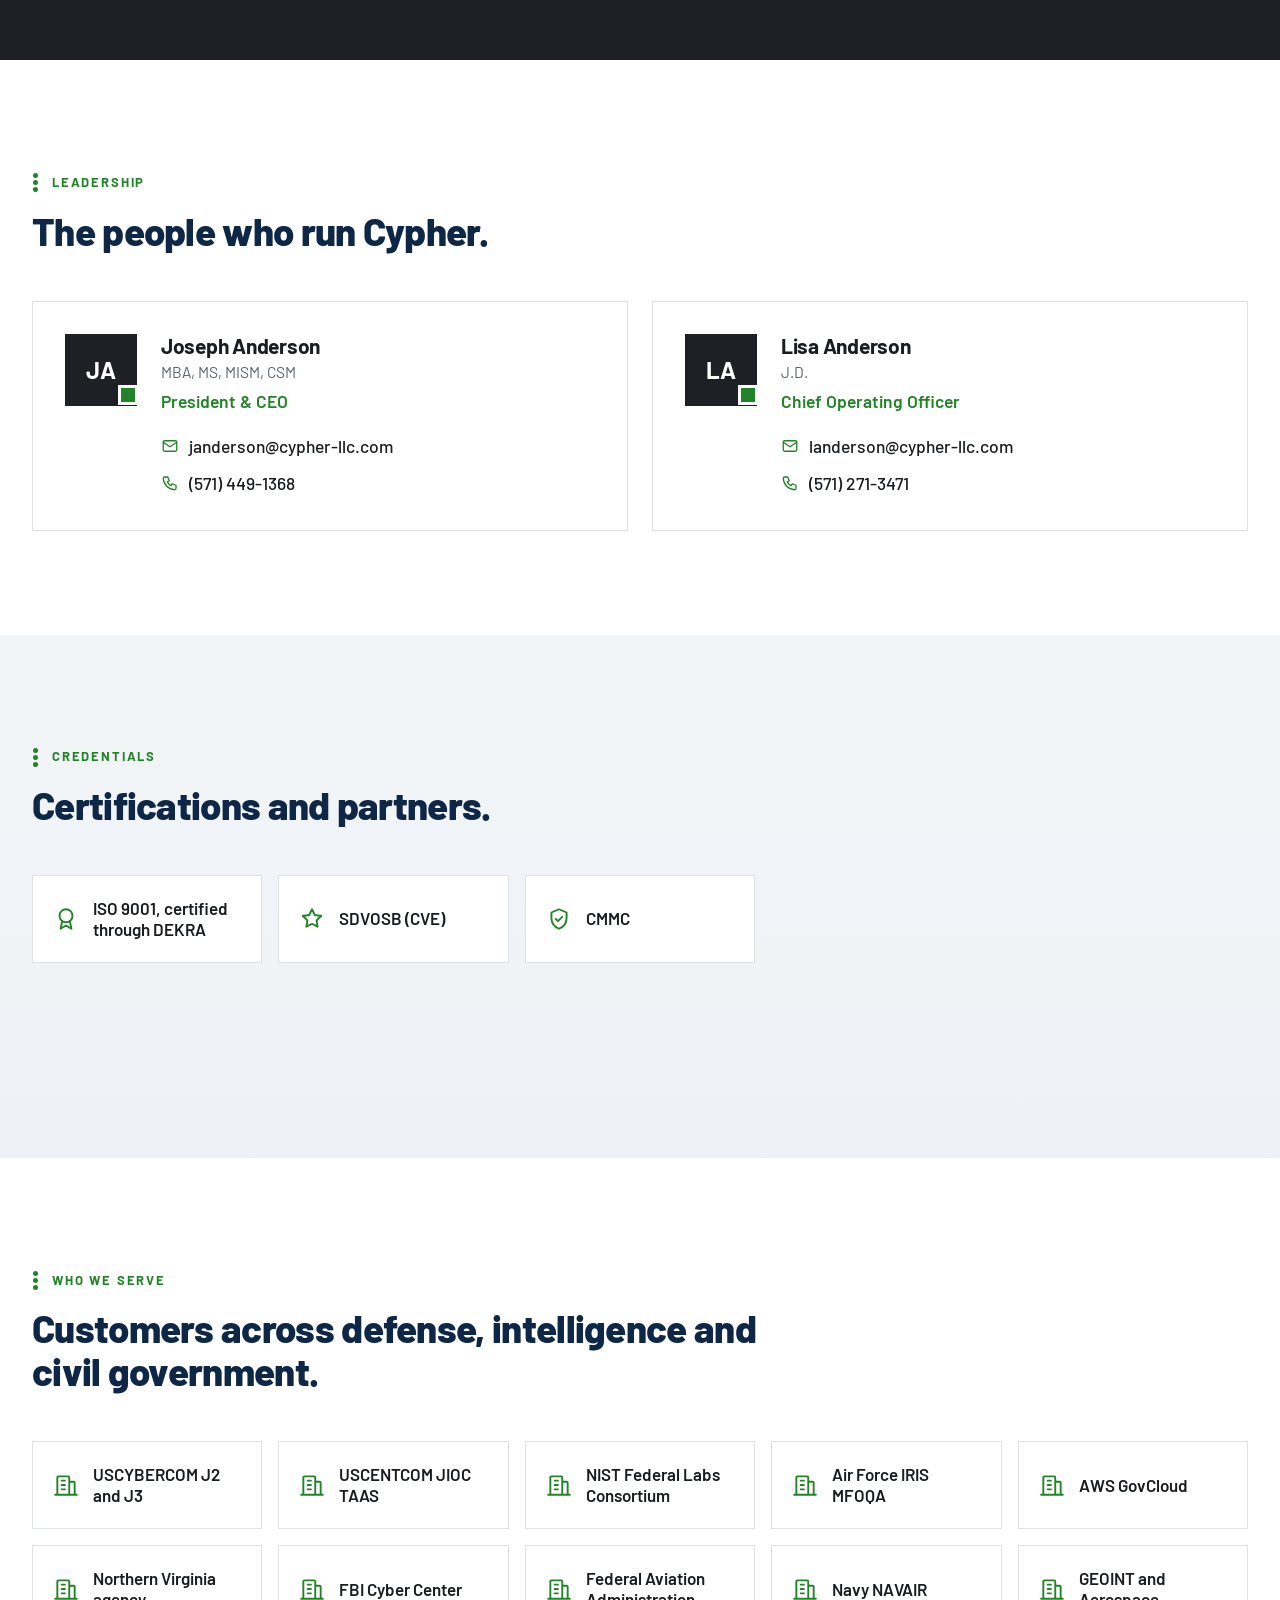
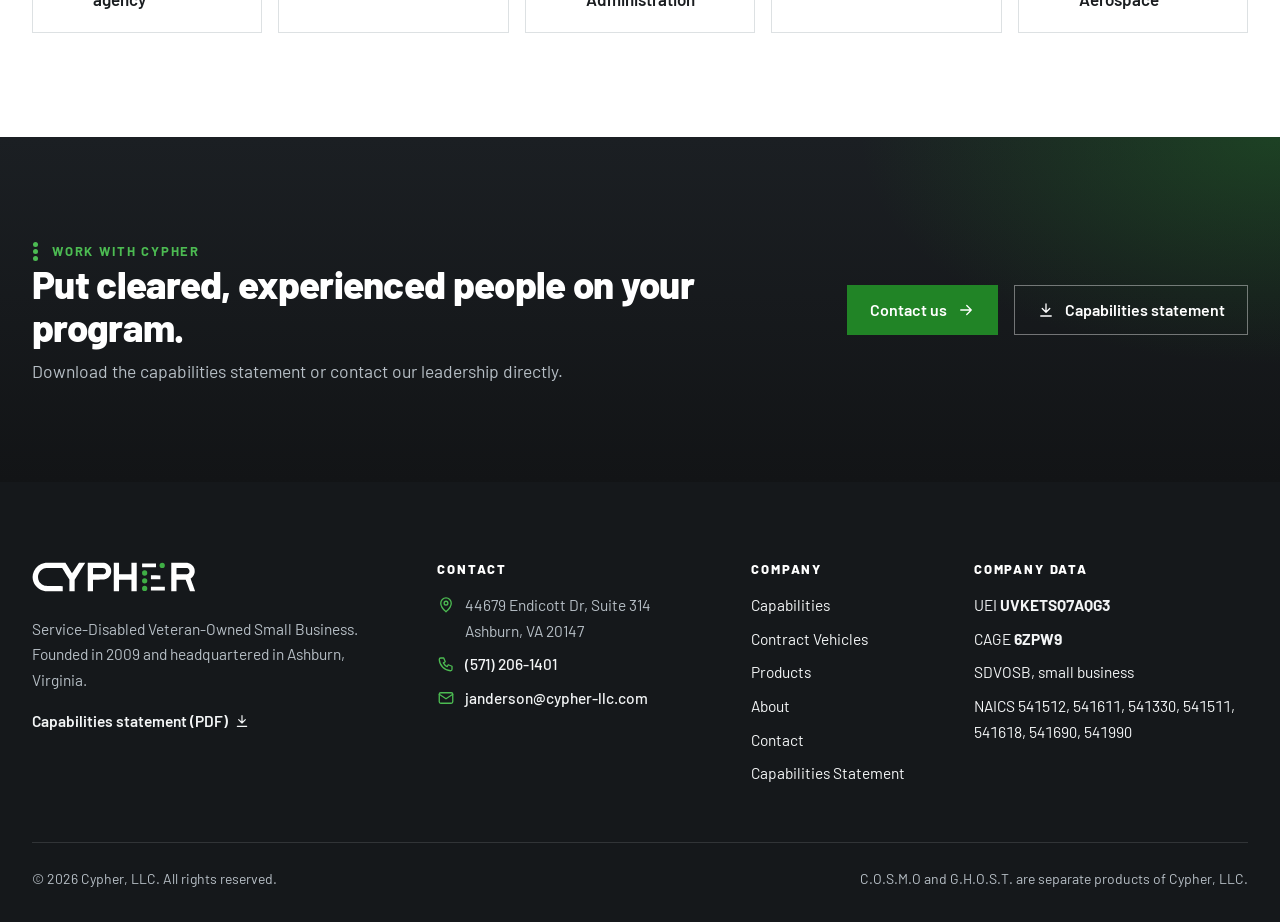
<file: about.html>
<!doctype html>
<html lang="en">
<head>
<meta charset="utf-8">
<meta name="viewport" content="width=device-width, initial-scale=1">
<title>About | Cypher, LLC</title>
<meta name="description" content="About Cypher, LLC: a Service-Disabled Veteran-Owned Small Business founded in 2009 in Ashburn, Virginia. Leadership, goal, certifications, partners and customers.">
<meta name="theme-color" content="#15181b">
<link rel="icon" href="assets/img/favicon.svg" type="image/svg+xml">
<link rel="preload" href="assets/fonts/barlow-600.woff2" as="font" type="font/woff2" crossorigin>
<link rel="preload" href="assets/fonts/barlow-800.woff2" as="font" type="font/woff2" crossorigin>
<link rel="stylesheet" href="css/site.css">
<script>(function(d){d.className+=" js";try{if(!matchMedia("(prefers-reduced-motion: reduce)").matches&&"IntersectionObserver" in window)d.className+=" motion"}catch(e){}})(document.documentElement);</script>
</head>
<body>
<a class="skip" href="#main">Skip to content</a>
<svg width="0" height="0" style="position:absolute" aria-hidden="true" focusable="false"><symbol id="i-shield" viewBox="0 0 24 24" fill="none" stroke="currentColor" stroke-width="1.75" stroke-linecap="round" stroke-linejoin="round"><path d="M12 3l7 3v5c0 4.5-3 8.3-7 10-4-1.7-7-5.5-7-10V6l7-3z"/><circle cx="12" cy="11" r="2"/><path d="M12 13v3"/></symbol><symbol id="i-radar" viewBox="0 0 24 24" fill="none" stroke="currentColor" stroke-width="1.75" stroke-linecap="round" stroke-linejoin="round"><circle cx="12" cy="12" r="9"/><circle cx="12" cy="12" r="5"/><path d="M12 12l6.5-6.5"/><circle cx="12" cy="12" r="1"/></symbol><symbol id="i-code" viewBox="0 0 24 24" fill="none" stroke="currentColor" stroke-width="1.75" stroke-linecap="round" stroke-linejoin="round"><path d="M8 8l-4 4 4 4M16 8l4 4-4 4M13.5 5l-3 14"/></symbol><symbol id="i-layers" viewBox="0 0 24 24" fill="none" stroke="currentColor" stroke-width="1.75" stroke-linecap="round" stroke-linejoin="round"><path d="M12 3l9 5-9 5-9-5 9-5z"/><path d="M3 12.5l9 5 9-5"/><path d="M3 16.5l9 5 9-5"/></symbol><symbol id="i-server" viewBox="0 0 24 24" fill="none" stroke="currentColor" stroke-width="1.75" stroke-linecap="round" stroke-linejoin="round"><rect x="3" y="4" width="18" height="7" rx="1.5"/><rect x="3" y="13" width="18" height="7" rx="1.5"/><path d="M7 7.5h.01M7 16.5h.01M11 7.5h6M11 16.5h6"/></symbol><symbol id="i-plane" viewBox="0 0 24 24" fill="none" stroke="currentColor" stroke-width="1.75" stroke-linecap="round" stroke-linejoin="round"><path d="M21 16v-2l-8-5V3.5a1.5 1.5 0 0 0-3 0V9l-8 5v2l8-2.5V19l-2 1.5V22l3.5-1 3.5 1v-1.5L13 19v-5.5l8 2.5z"/></symbol><symbol id="i-arrow" viewBox="0 0 24 24" fill="none" stroke="currentColor" stroke-width="1.75" stroke-linecap="round" stroke-linejoin="round"><path d="M5 12h14M13 6l6 6-6 6"/></symbol><symbol id="i-left" viewBox="0 0 24 24" fill="none" stroke="currentColor" stroke-width="1.75" stroke-linecap="round" stroke-linejoin="round"><path d="M15 6l-6 6 6 6"/></symbol><symbol id="i-right" viewBox="0 0 24 24" fill="none" stroke="currentColor" stroke-width="1.75" stroke-linecap="round" stroke-linejoin="round"><path d="M9 6l6 6-6 6"/></symbol><symbol id="i-pause" viewBox="0 0 24 24" fill="none" stroke="currentColor" stroke-width="1.75" stroke-linecap="round" stroke-linejoin="round"><path d="M9 6v12M15 6v12"/></symbol><symbol id="i-play" viewBox="0 0 24 24" fill="none" stroke="currentColor" stroke-width="1.75" stroke-linecap="round" stroke-linejoin="round"><path d="M8 5l11 7-11 7V5z"/></symbol><symbol id="i-phone" viewBox="0 0 24 24" fill="none" stroke="currentColor" stroke-width="1.75" stroke-linecap="round" stroke-linejoin="round"><path d="M5 4h4l2 5-2.5 1.5a11 11 0 0 0 5 5L15 13l5 2v4a2 2 0 0 1-2 2A16 16 0 0 1 3 6a2 2 0 0 1 2-2"/></symbol><symbol id="i-mail" viewBox="0 0 24 24" fill="none" stroke="currentColor" stroke-width="1.75" stroke-linecap="round" stroke-linejoin="round"><rect x="3" y="5" width="18" height="14" rx="2"/><path d="M3 7l9 6 9-6"/></symbol><symbol id="i-pin" viewBox="0 0 24 24" fill="none" stroke="currentColor" stroke-width="1.75" stroke-linecap="round" stroke-linejoin="round"><path d="M12 21s-7-6.2-7-11.5A7 7 0 0 1 19 9.5C19 14.8 12 21 12 21z"/><circle cx="12" cy="9.5" r="2.5"/></symbol><symbol id="i-download" viewBox="0 0 24 24" fill="none" stroke="currentColor" stroke-width="1.75" stroke-linecap="round" stroke-linejoin="round"><path d="M12 4v11M7 10l5 5 5-5M5 20h14"/></symbol><symbol id="i-star" viewBox="0 0 24 24" fill="none" stroke="currentColor" stroke-width="1.75" stroke-linecap="round" stroke-linejoin="round"><path d="M12 3l2.6 5.3 5.9.9-4.3 4.1 1 5.8L12 16.4l-5.2 2.7 1-5.8-4.3-4.1 5.9-.9L12 3z"/></symbol><symbol id="i-calendar" viewBox="0 0 24 24" fill="none" stroke="currentColor" stroke-width="1.75" stroke-linecap="round" stroke-linejoin="round"><rect x="3" y="5" width="18" height="16" rx="2"/><path d="M3 10h18M8 3v4M16 3v4"/></symbol><symbol id="i-id" viewBox="0 0 24 24" fill="none" stroke="currentColor" stroke-width="1.75" stroke-linecap="round" stroke-linejoin="round"><rect x="3" y="5" width="18" height="14" rx="2"/><circle cx="9" cy="11" r="2"/><path d="M6 16c.6-1.5 1.8-2 3-2s2.4.5 3 2M14 10h4M14 14h3"/></symbol><symbol id="i-hash" viewBox="0 0 24 24" fill="none" stroke="currentColor" stroke-width="1.75" stroke-linecap="round" stroke-linejoin="round"><path d="M5 9h14M5 15h14M10 4L8 20M16 4l-2 16"/></symbol><symbol id="i-award" viewBox="0 0 24 24" fill="none" stroke="currentColor" stroke-width="1.75" stroke-linecap="round" stroke-linejoin="round"><circle cx="12" cy="9" r="6"/><path d="M8.5 14L7 21l5-3 5 3-1.5-7"/></symbol><symbol id="i-lockshield" viewBox="0 0 24 24" fill="none" stroke="currentColor" stroke-width="1.75" stroke-linecap="round" stroke-linejoin="round"><path d="M12 3l7 3v5c0 4.5-3 8.3-7 10-4-1.7-7-5.5-7-10V6l7-3z"/><path d="M9 12l2 2 4-4"/></symbol><symbol id="i-crosshair" viewBox="0 0 24 24" fill="none" stroke="currentColor" stroke-width="1.75" stroke-linecap="round" stroke-linejoin="round"><circle cx="12" cy="12" r="8"/><path d="M12 2v4M12 18v4M2 12h4M18 12h4"/><circle cx="12" cy="12" r="1.5"/></symbol><symbol id="i-target" viewBox="0 0 24 24" fill="none" stroke="currentColor" stroke-width="1.75" stroke-linecap="round" stroke-linejoin="round"><circle cx="12" cy="12" r="9"/><circle cx="12" cy="12" r="5"/><circle cx="12" cy="12" r="1"/></symbol><symbol id="i-alert" viewBox="0 0 24 24" fill="none" stroke="currentColor" stroke-width="1.75" stroke-linecap="round" stroke-linejoin="round"><path d="M12 3l9.5 17h-19L12 3z"/><path d="M12 10v4M12 17h.01"/></symbol><symbol id="i-lock" viewBox="0 0 24 24" fill="none" stroke="currentColor" stroke-width="1.75" stroke-linecap="round" stroke-linejoin="round"><rect x="4" y="10" width="16" height="11" rx="2"/><path d="M8 10V7a4 4 0 0 1 8 0v3M12 14v3"/></symbol><symbol id="i-gauge" viewBox="0 0 24 24" fill="none" stroke="currentColor" stroke-width="1.75" stroke-linecap="round" stroke-linejoin="round"><path d="M3.5 17A8.5 8.5 0 0 1 20.5 17"/><path d="M12 17l4.2-5.2"/><circle cx="12" cy="17" r="1.3"/><path d="M6 13.2l1.2.8M12 9.2v1.4M18 13.2l-1.2.8"/></symbol><symbol id="i-menu" viewBox="0 0 24 24" fill="none" stroke="currentColor" stroke-width="1.75" stroke-linecap="round" stroke-linejoin="round"><path d="M4 7h16M4 12h16M4 17h16"/></symbol><symbol id="i-external" viewBox="0 0 24 24" fill="none" stroke="currentColor" stroke-width="1.75" stroke-linecap="round" stroke-linejoin="round"><path d="M14 4h6v6M20 4l-9 9M18 14v5a1 1 0 0 1-1 1H5a1 1 0 0 1-1-1V7a1 1 0 0 1 1-1h5"/></symbol><symbol id="i-bag" viewBox="0 0 24 24" fill="none" stroke="currentColor" stroke-width="1.75" stroke-linecap="round" stroke-linejoin="round"><path d="M5 8h14l-1.5 12h-11L5 8z"/><path d="M9 8V6a3 3 0 0 1 6 0v2"/></symbol><symbol id="i-quote" viewBox="0 0 24 24" fill="none" stroke="currentColor" stroke-width="1.75" stroke-linecap="round" stroke-linejoin="round"><path d="M10 7H6a2 2 0 0 0-2 2v3h5v5H4v-5M20 7h-4a2 2 0 0 0-2 2v3h5v5h-5v-5"/></symbol><symbol id="i-building" viewBox="0 0 24 24" fill="none" stroke="currentColor" stroke-width="1.75" stroke-linecap="round" stroke-linejoin="round"><path d="M4 21V5a1 1 0 0 1 1-1h9a1 1 0 0 1 1 1v16M15 9h4a1 1 0 0 1 1 1v11M2 21h20M8 8h3M8 12h3M8 16h3"/></symbol></svg>

<!-- ===== HEADER (the same block is repeated on every page) ===== -->
<header class="site-header">
  <div class="wrap">
    <a class="brand" href="index.html" aria-label="Cypher, LLC home">
      <img class="light-logo" src="assets/img/cypher-logo-white.svg" width="1430" height="260" alt="Cypher">
      <img class="dark-logo" src="assets/img/cypher-logo.svg" width="1430" height="260" alt="" aria-hidden="true">
    </a>
    <button class="menu-btn" type="button" aria-expanded="false" aria-controls="site-nav"><svg class="" aria-hidden="true" focusable="false"><use href="#i-menu"/></svg>Menu</button>
    <nav class="nav" id="site-nav" aria-label="Main">
      <ul>
        <li><a href="services.html">Capabilities</a></li>
        <li><a href="contract-vehicles.html">Contract Vehicles</a></li>
        <li><a href="products.html">Products</a></li>
        <li><a href="about.html" aria-current="page">About</a></li>
        <li><a href="contact.html">Contact</a></li>
      </ul>
      <a class="btn btn-primary" href="capabilities.html">Capabilities Statement</a>
    </nav>
  </div>
</header>
<main id="main">
  <section class="page-hero">
    <div class="bg bg-glow"></div>
    <div class="wrap">
      <nav class="crumbs" aria-label="Breadcrumb"><a href="index.html">Home</a><span aria-hidden="true">/</span><span aria-current="page">About</span></nav>
      <p class="eyebrow reveal">About Cypher</p>
      <h1 class="reveal" style="--i:1">A veteran-owned service partner to the federal government.</h1>
      <p class="lead reveal" style="--i:2">Cypher, LLC is a Service-Disabled Veteran-Owned Small Business, founded in 2009 and headquartered in Ashburn, Virginia.</p>
    </div>
  </section>
  <section class="section">
    <div class="wrap split">
      <div class="reveal">
        <p class="eyebrow">Who we are</p>
        <h2>Experience, integrity, performance and expertise.</h2>
      </div>
      <div class="reveal" style="--i:1">
        <p class="lead">We put people with deep operational and technical experience on hard customer problems and mission-critical operations.</p>
        <p>Cypher is a service partner for the federal government, with technical depth and key personnel in military intelligence, cyber security and operations, software engineering, DevOps, network engineering, systems engineering, aviation safety, enterprise IT management, business process improvement, and agile coaching and engineering.</p>
        <p>We blend strategic thinking with tactical execution, and follow industry trends and proven practice, so that our customers' initiatives are delivered. Our staff has decades of experience supporting federal enterprise programs within the DoD, the Intelligence Community and the civilian customer base. Our technical staff is 100% cleared and supports customers onsite.</p>
      </div>
    </div>
  </section>

  <section class="section dark">
    <div class="wrap">
      <figure class="quote reveal">
        <svg class="mark-q" aria-hidden="true" focusable="false"><use href="#i-quote"/></svg>
        <blockquote style="margin:0"><p>To form long-term partnerships with our customers based on trust and added value. We are committed to excellence, high ethical standards, completing deliverables, and aiding our customers in accomplishing their missions.</p></blockquote>
        <figcaption><cite>Our goal</cite></figcaption>
      </figure>
    </div>
  </section>

  <section class="section" id="leadership">
    <div class="wrap">
      <div class="head reveal">
        <p class="eyebrow">Leadership</p>
        <h2>The people who run Cypher.</h2>
      </div>
      <div class="people" data-stagger>
        <article class="person">
          <div class="initials" aria-hidden="true">JA</div>
          <div>
            <h3>Joseph Anderson</h3>
            <p class="cred">MBA, MS, MISM, CSM</p>
            <p class="role">President &amp; CEO</p>
            <div class="lines">
              <a href="mailto:janderson@cypher-llc.com"><svg class="" aria-hidden="true" focusable="false"><use href="#i-mail"/></svg>janderson@cypher-llc.com</a>
              <a href="tel:+15714491368"><svg class="" aria-hidden="true" focusable="false"><use href="#i-phone"/></svg>(571) 449-1368</a>
            </div>
          </div>
        </article>
        <article class="person">
          <div class="initials" aria-hidden="true">LA</div>
          <div>
            <h3>Lisa Anderson</h3>
            <p class="cred">J.D.</p>
            <p class="role">Chief Operating Officer</p>
            <div class="lines">
              <a href="mailto:landerson@cypher-llc.com"><svg class="" aria-hidden="true" focusable="false"><use href="#i-mail"/></svg>landerson@cypher-llc.com</a>
              <a href="tel:+15712713471"><svg class="" aria-hidden="true" focusable="false"><use href="#i-phone"/></svg>(571) 271-3471</a>
            </div>
          </div>
        </article>
      </div>
    </div>
  </section>

  <section class="section tint">
    <div class="wrap">
      <div class="head reveal">
        <p class="eyebrow">Credentials</p>
        <h2>Certifications and partners.</h2>
      </div>
      <ul class="tiles" data-stagger><li class="tile"><svg class="" aria-hidden="true" focusable="false"><use href="#i-award"/></svg>ISO 9001, certified through DEKRA</li><li class="tile"><svg class="" aria-hidden="true" focusable="false"><use href="#i-star"/></svg>SDVOSB (CVE)</li><li class="tile"><svg class="" aria-hidden="true" focusable="false"><use href="#i-lockshield"/></svg><span>CMMC</span></li></ul>
      <div class="partners reveal"><span>Partners</span><b>Carahsoft</b><b>SAIC</b><b>Raytheon</b></div>
    </div>
  </section>

  <section class="section">
    <div class="wrap">
      <div class="head reveal">
        <p class="eyebrow">Who we serve</p>
        <h2>Customers across defense, intelligence and civil government.</h2>
      </div>
      <ul class="tiles" data-stagger><li class="tile"><svg class="" aria-hidden="true" focusable="false"><use href="#i-building"/></svg>USCYBERCOM J2 and J3</li><li class="tile"><svg class="" aria-hidden="true" focusable="false"><use href="#i-building"/></svg>USCENTCOM JIOC TAAS</li><li class="tile"><svg class="" aria-hidden="true" focusable="false"><use href="#i-building"/></svg>NIST Federal Labs Consortium</li><li class="tile"><svg class="" aria-hidden="true" focusable="false"><use href="#i-building"/></svg>Air Force IRIS MFOQA</li><li class="tile"><svg class="" aria-hidden="true" focusable="false"><use href="#i-building"/></svg>AWS GovCloud</li><li class="tile"><svg class="" aria-hidden="true" focusable="false"><use href="#i-building"/></svg>Northern Virginia agency</li><li class="tile"><svg class="" aria-hidden="true" focusable="false"><use href="#i-building"/></svg>FBI Cyber Center</li><li class="tile"><svg class="" aria-hidden="true" focusable="false"><use href="#i-building"/></svg>Federal Aviation Administration</li><li class="tile"><svg class="" aria-hidden="true" focusable="false"><use href="#i-building"/></svg>Navy NAVAIR</li><li class="tile"><svg class="" aria-hidden="true" focusable="false"><use href="#i-building"/></svg>GEOINT and Aerospace</li></ul>
    </div>
  </section>
  <section class="cta">
    <div class="bg bg-glow"></div>
    <div class="wrap">
      <div class="reveal">
        <p class="eyebrow">Work with Cypher</p>
        <h2>Put cleared, experienced people on your program.</h2>
        <p>Download the capabilities statement or contact our leadership directly.</p>
      </div>
      <div class="btn-row reveal" style="--i:1">
        <a class="btn btn-primary" href="contact.html">Contact us <svg class="" aria-hidden="true" focusable="false"><use href="#i-arrow"/></svg></a>
        <a class="btn btn-outline" href="assets/Cypher-Capabilities-Statement.pdf"><svg class="" aria-hidden="true" focusable="false"><use href="#i-download"/></svg> Capabilities statement</a>
      </div>
    </div>
  </section>
</main>

<!-- ===== FOOTER (the same block is repeated on every page) ===== -->
<footer class="site-footer">
  <div class="wrap">
    <div class="top">
      <div>
        <img class="logo" src="assets/img/cypher-logo-white.svg" width="1430" height="260" alt="Cypher">
        <p>Service-Disabled Veteran-Owned Small Business. Founded in 2009 and headquartered in Ashburn, Virginia.</p>
        <p><a class="more" href="assets/Cypher-Capabilities-Statement.pdf">Capabilities statement (PDF) <svg class="" aria-hidden="true" focusable="false"><use href="#i-download"/></svg></a></p>
      </div>
      <div>
        <h2>Contact</h2>
        <ul class="lines">
          <li><svg class="" aria-hidden="true" focusable="false"><use href="#i-pin"/></svg><span>44679 Endicott Dr, Suite 314<br>Ashburn, VA 20147</span></li>
          <li><svg class="" aria-hidden="true" focusable="false"><use href="#i-phone"/></svg><a href="tel:+15712061401">(571) 206-1401</a></li>
          <li><svg class="" aria-hidden="true" focusable="false"><use href="#i-mail"/></svg><a href="mailto:janderson@cypher-llc.com">janderson@cypher-llc.com</a></li>
        </ul>
      </div>
      <div>
        <h2>Company</h2>
        <ul>
          <li><a href="services.html">Capabilities</a></li>
          <li><a href="contract-vehicles.html">Contract Vehicles</a></li>
          <li><a href="products.html">Products</a></li>
          <li><a href="about.html">About</a></li>
          <li><a href="contact.html">Contact</a></li>
          <li><a href="capabilities.html">Capabilities Statement</a></li>
        </ul>
      </div>
      <div>
        <h2>Company data</h2>
        <ul class="codes">
          <li>UEI <b>UVKETSQ7AQG3</b></li>
          <li>CAGE <b>6ZPW9</b></li>
          <li>SDVOSB, small business</li>
          <li>NAICS 541512, 541611, 541330, 541511, 541618, 541690, 541990</li>
        </ul>
      </div>
    </div>
    <div class="bottom"><span>&copy; 2026 Cypher, LLC. All rights reserved.</span><span>C.O.S.M.O and G.H.O.S.T. are separate products of Cypher, LLC.</span></div>
  </div>
</footer>
<script src="js/site.js"></script>
</body>
</html>
</file>
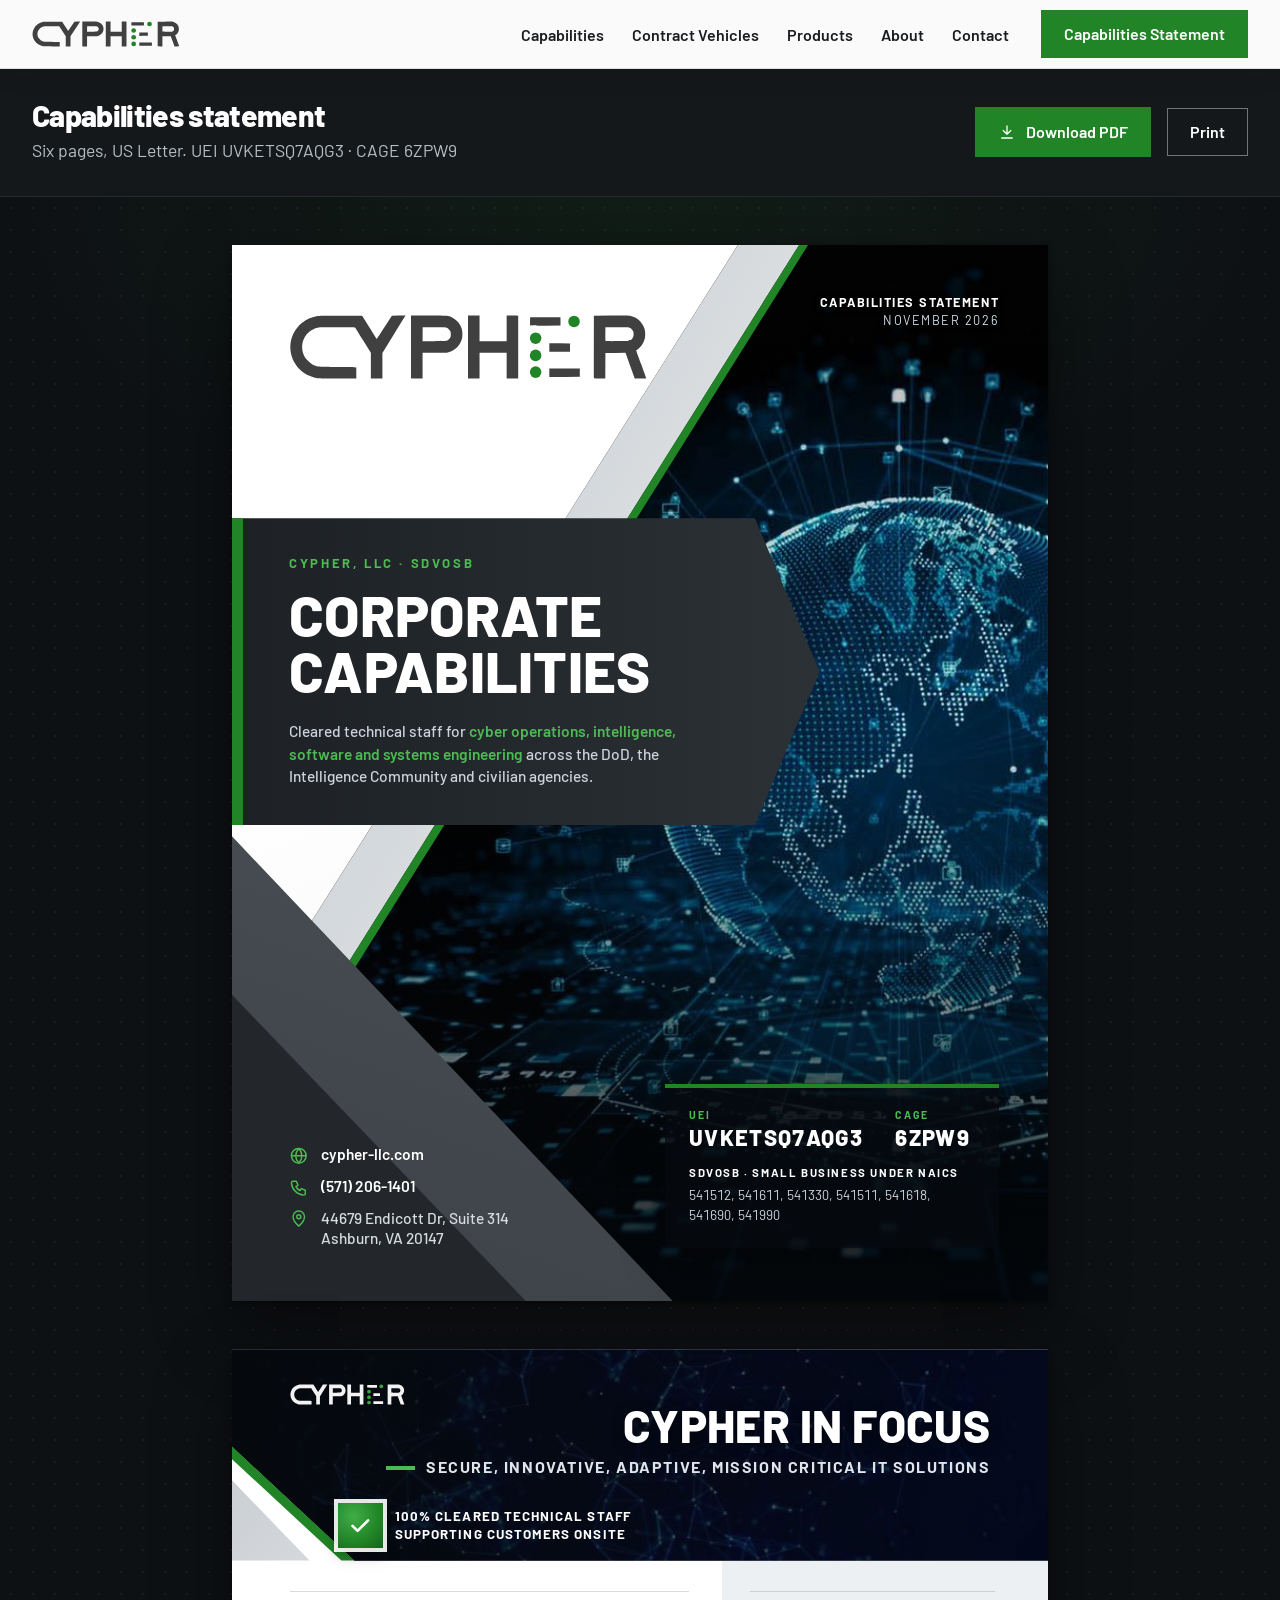
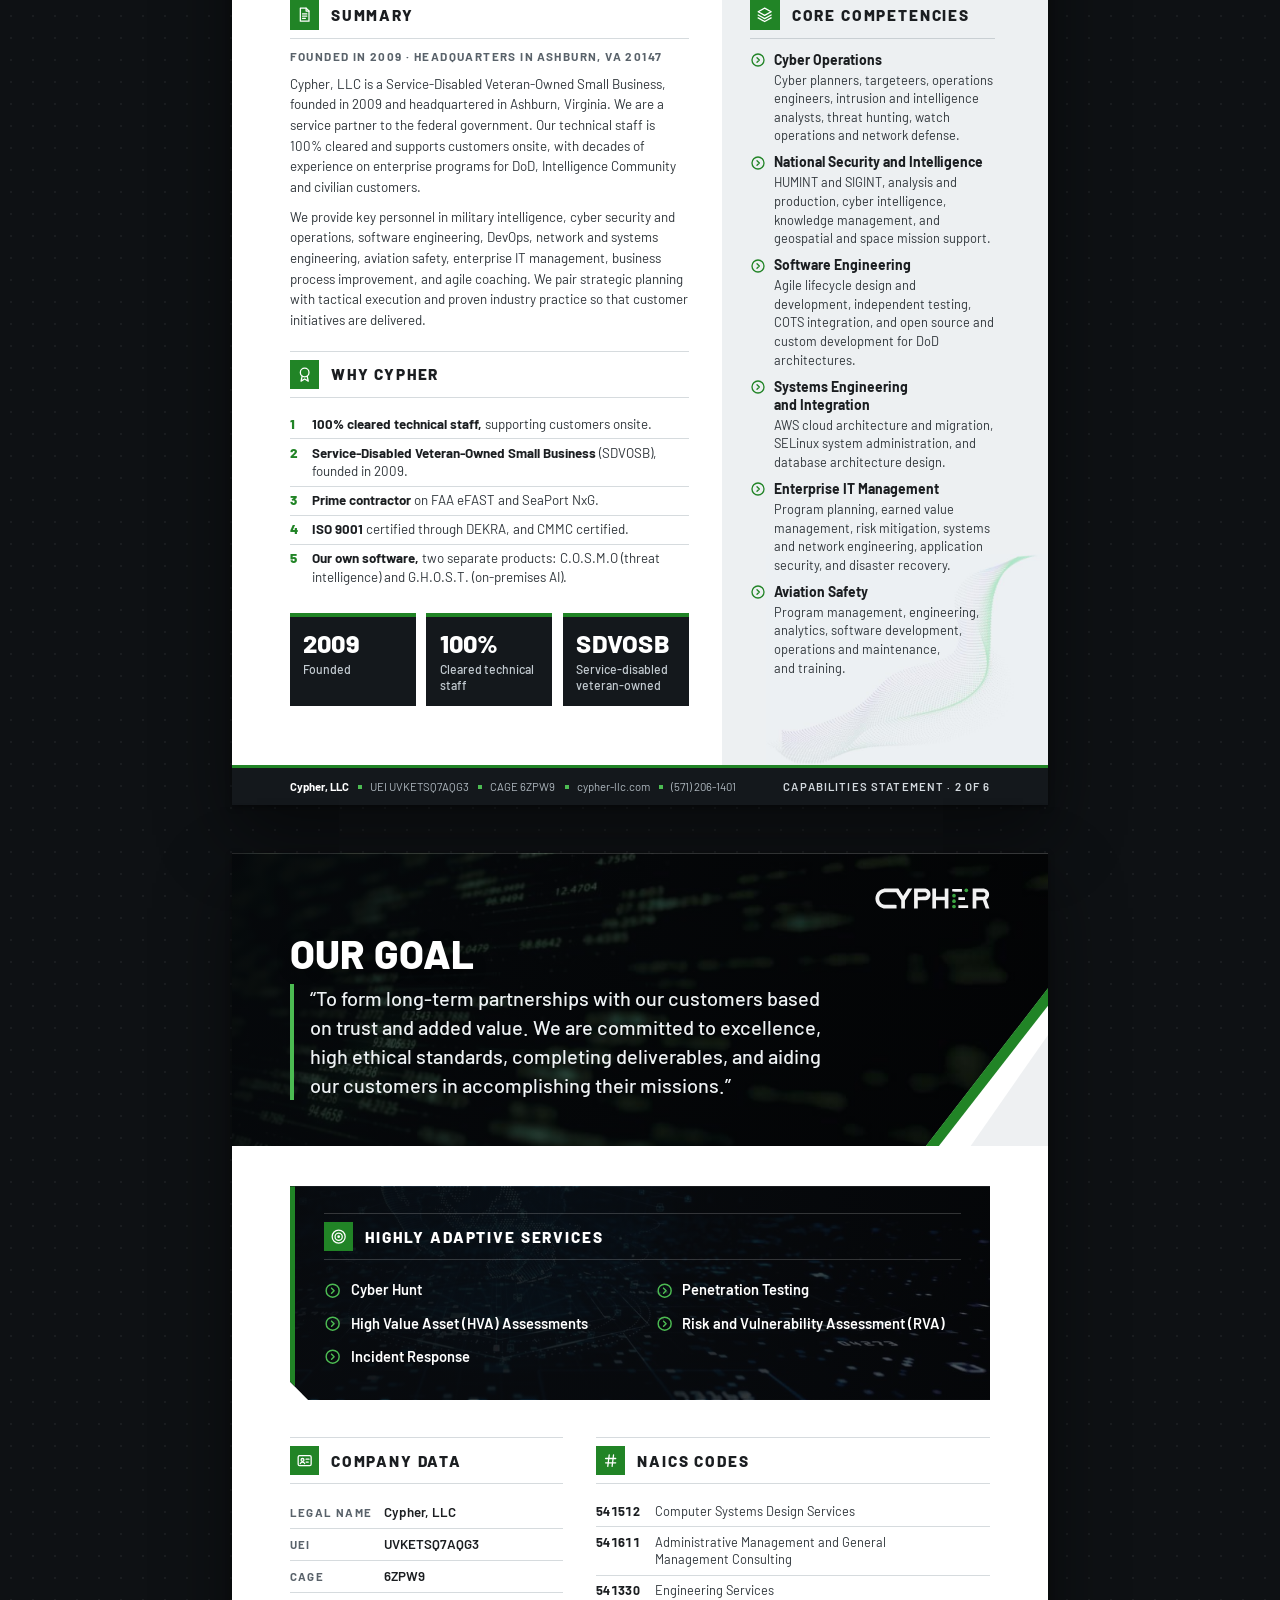
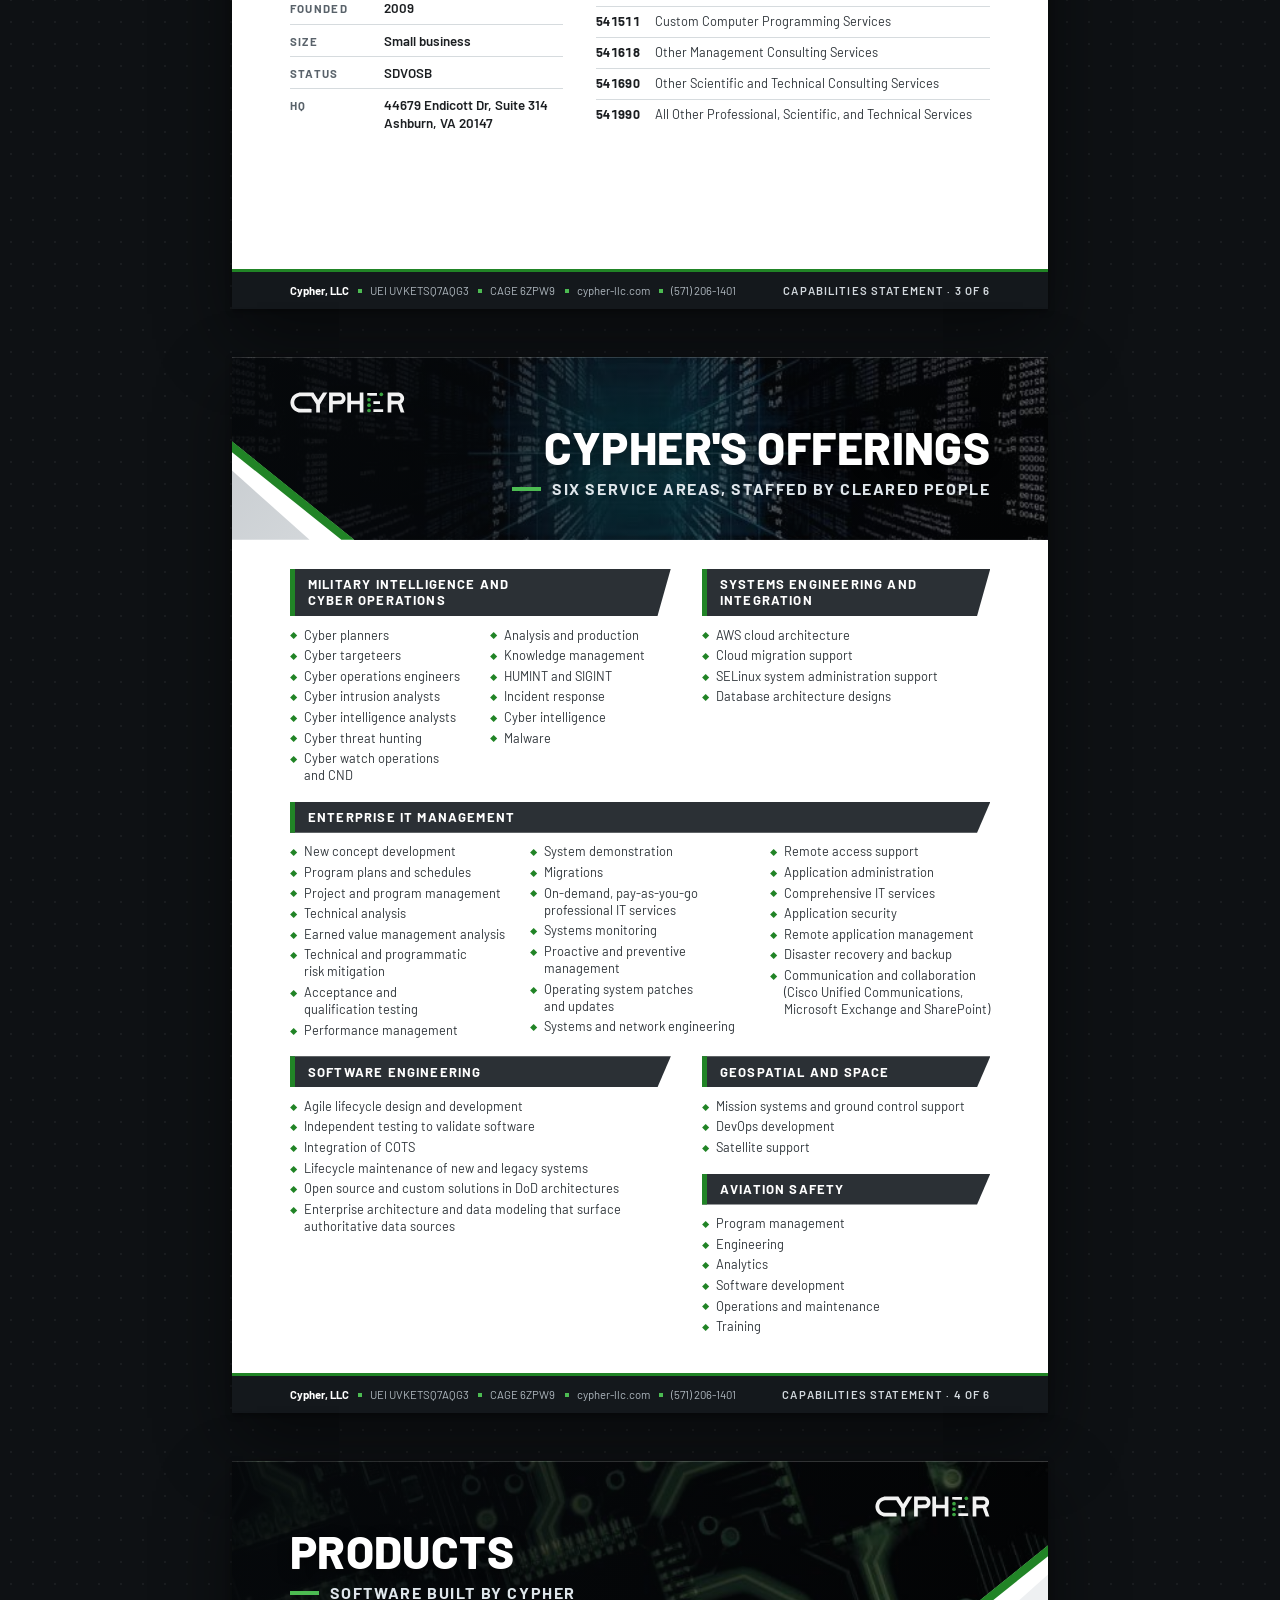
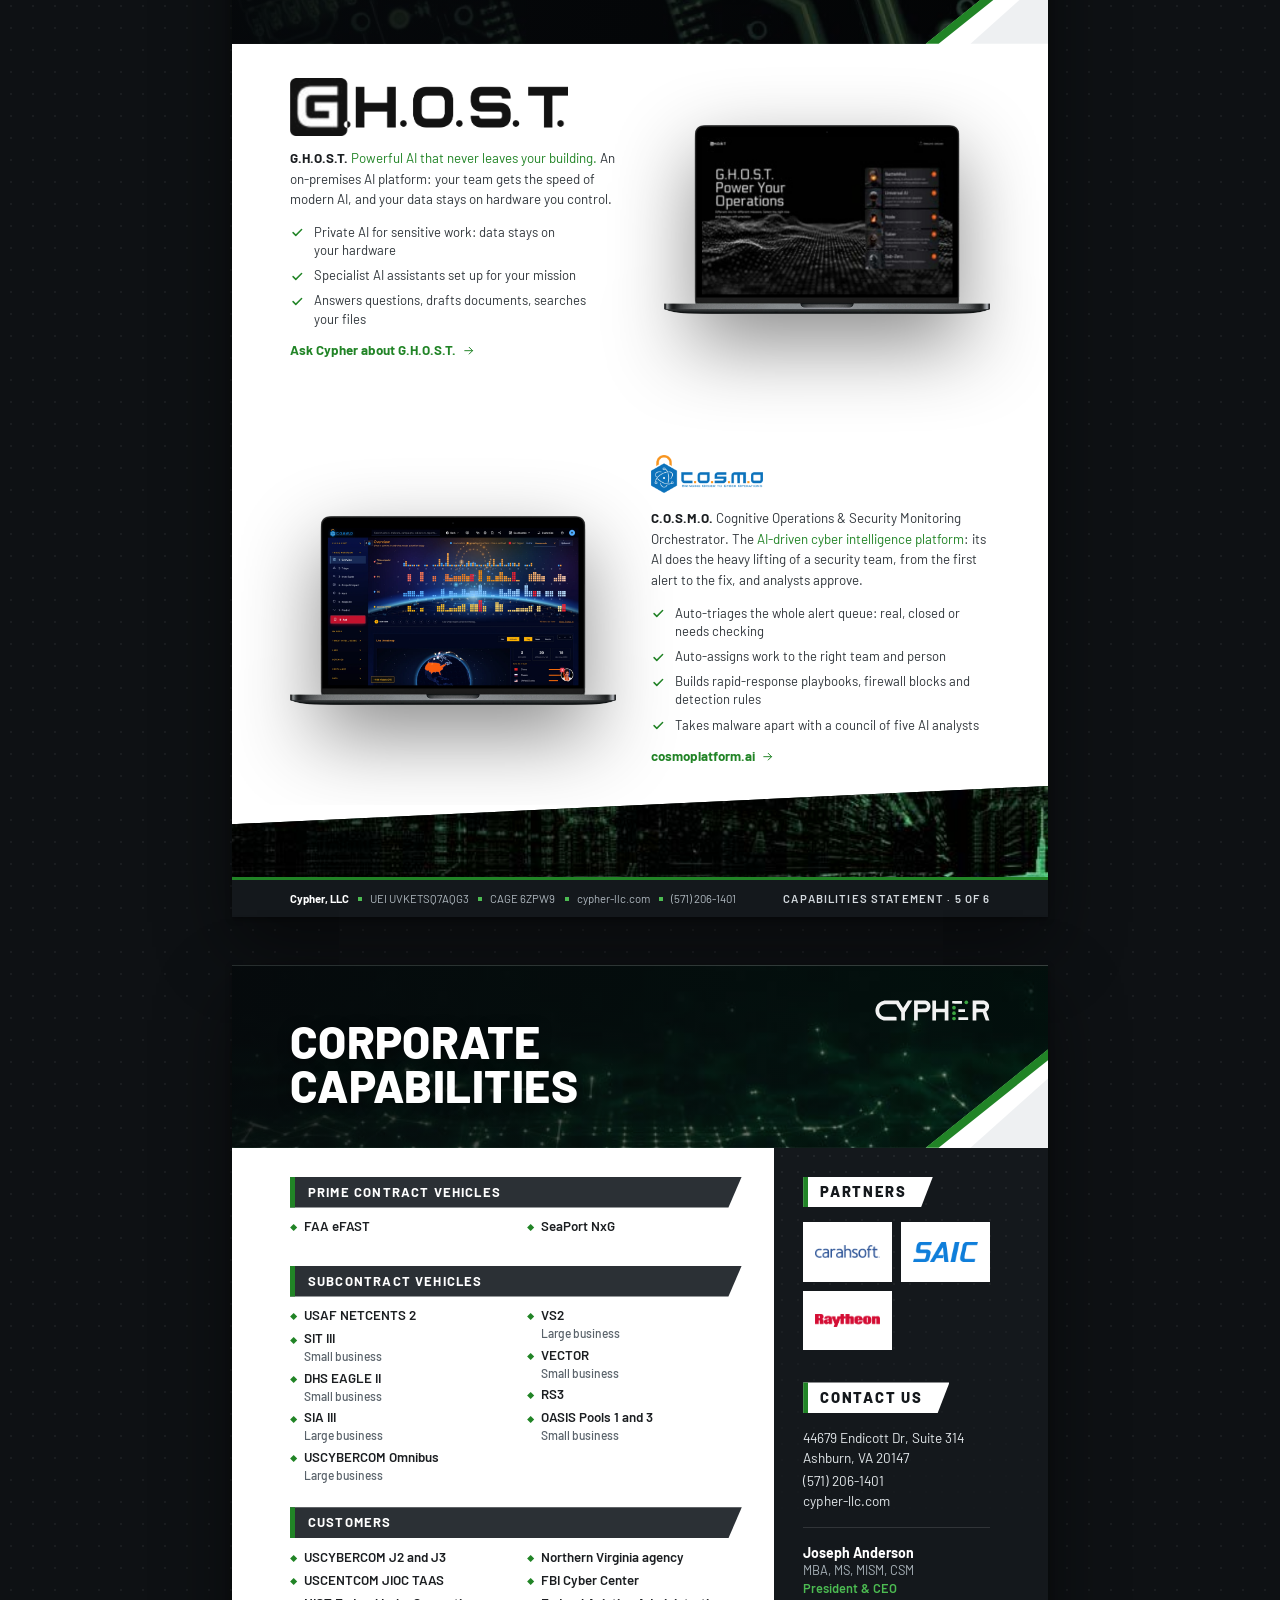
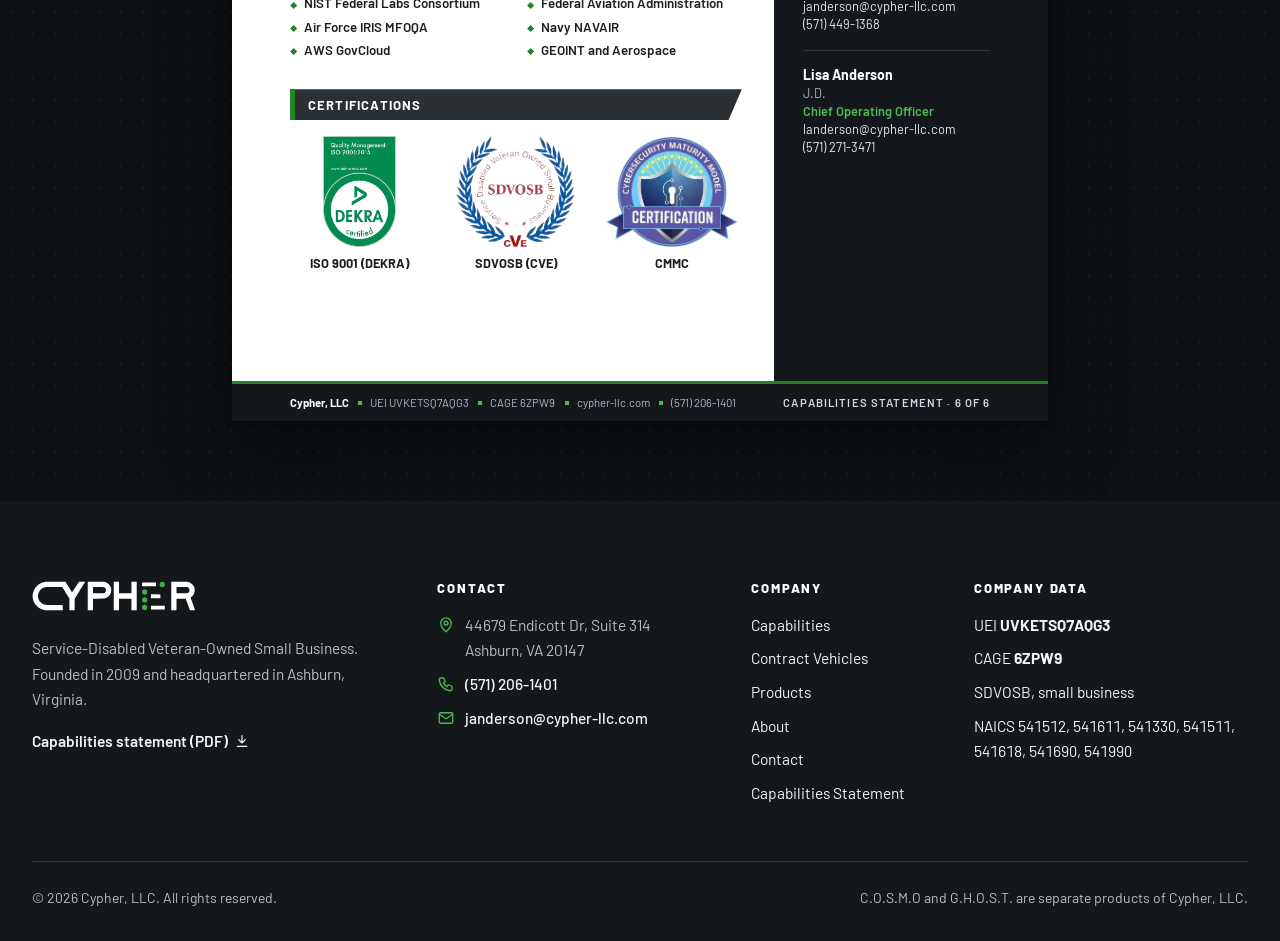
<file: capabilities.html>
<!doctype html>
<html lang="en">
<head>
<meta charset="utf-8">
<meta name="viewport" content="width=device-width, initial-scale=1">
<title>Capabilities Statement | Cypher, LLC</title>
<meta name="description" content="Cypher, LLC capabilities statement: UEI UVKETSQ7AQG3, CAGE 6ZPW9, SDVOSB, NAICS 541512, 541611, 541330, 541511, 541618, 541690, 541990.">
<meta name="theme-color" content="#15181b">
<link rel="icon" href="assets/img/favicon.svg" type="image/svg+xml">
<link rel="preload" href="assets/fonts/barlow-600.woff2" as="font" type="font/woff2" crossorigin>
<link rel="preload" href="assets/fonts/barlow-800.woff2" as="font" type="font/woff2" crossorigin>
<link rel="stylesheet" href="css/site.css">
<script>(function(d){d.className+=" js";try{if(!matchMedia("(prefers-reduced-motion: reduce)").matches&&"IntersectionObserver" in window)d.className+=" motion"}catch(e){}})(document.documentElement);</script>
</head>
<body class="statement-page">
<a class="skip" href="#main">Skip to content</a>
<svg width="0" height="0" style="position:absolute" aria-hidden="true" focusable="false"><symbol id="i-shield" viewBox="0 0 24 24" fill="none" stroke="currentColor" stroke-width="1.75" stroke-linecap="round" stroke-linejoin="round"><path d="M12 3l7 3v5c0 4.5-3 8.3-7 10-4-1.7-7-5.5-7-10V6l7-3z"/><circle cx="12" cy="11" r="2"/><path d="M12 13v3"/></symbol><symbol id="i-radar" viewBox="0 0 24 24" fill="none" stroke="currentColor" stroke-width="1.75" stroke-linecap="round" stroke-linejoin="round"><circle cx="12" cy="12" r="9"/><circle cx="12" cy="12" r="5"/><path d="M12 12l6.5-6.5"/><circle cx="12" cy="12" r="1"/></symbol><symbol id="i-code" viewBox="0 0 24 24" fill="none" stroke="currentColor" stroke-width="1.75" stroke-linecap="round" stroke-linejoin="round"><path d="M8 8l-4 4 4 4M16 8l4 4-4 4M13.5 5l-3 14"/></symbol><symbol id="i-layers" viewBox="0 0 24 24" fill="none" stroke="currentColor" stroke-width="1.75" stroke-linecap="round" stroke-linejoin="round"><path d="M12 3l9 5-9 5-9-5 9-5z"/><path d="M3 12.5l9 5 9-5"/><path d="M3 16.5l9 5 9-5"/></symbol><symbol id="i-server" viewBox="0 0 24 24" fill="none" stroke="currentColor" stroke-width="1.75" stroke-linecap="round" stroke-linejoin="round"><rect x="3" y="4" width="18" height="7" rx="1.5"/><rect x="3" y="13" width="18" height="7" rx="1.5"/><path d="M7 7.5h.01M7 16.5h.01M11 7.5h6M11 16.5h6"/></symbol><symbol id="i-plane" viewBox="0 0 24 24" fill="none" stroke="currentColor" stroke-width="1.75" stroke-linecap="round" stroke-linejoin="round"><path d="M21 16v-2l-8-5V3.5a1.5 1.5 0 0 0-3 0V9l-8 5v2l8-2.5V19l-2 1.5V22l3.5-1 3.5 1v-1.5L13 19v-5.5l8 2.5z"/></symbol><symbol id="i-arrow" viewBox="0 0 24 24" fill="none" stroke="currentColor" stroke-width="1.75" stroke-linecap="round" stroke-linejoin="round"><path d="M5 12h14M13 6l6 6-6 6"/></symbol><symbol id="i-left" viewBox="0 0 24 24" fill="none" stroke="currentColor" stroke-width="1.75" stroke-linecap="round" stroke-linejoin="round"><path d="M15 6l-6 6 6 6"/></symbol><symbol id="i-right" viewBox="0 0 24 24" fill="none" stroke="currentColor" stroke-width="1.75" stroke-linecap="round" stroke-linejoin="round"><path d="M9 6l6 6-6 6"/></symbol><symbol id="i-pause" viewBox="0 0 24 24" fill="none" stroke="currentColor" stroke-width="1.75" stroke-linecap="round" stroke-linejoin="round"><path d="M9 6v12M15 6v12"/></symbol><symbol id="i-play" viewBox="0 0 24 24" fill="none" stroke="currentColor" stroke-width="1.75" stroke-linecap="round" stroke-linejoin="round"><path d="M8 5l11 7-11 7V5z"/></symbol><symbol id="i-phone" viewBox="0 0 24 24" fill="none" stroke="currentColor" stroke-width="1.75" stroke-linecap="round" stroke-linejoin="round"><path d="M5 4h4l2 5-2.5 1.5a11 11 0 0 0 5 5L15 13l5 2v4a2 2 0 0 1-2 2A16 16 0 0 1 3 6a2 2 0 0 1 2-2"/></symbol><symbol id="i-mail" viewBox="0 0 24 24" fill="none" stroke="currentColor" stroke-width="1.75" stroke-linecap="round" stroke-linejoin="round"><rect x="3" y="5" width="18" height="14" rx="2"/><path d="M3 7l9 6 9-6"/></symbol><symbol id="i-pin" viewBox="0 0 24 24" fill="none" stroke="currentColor" stroke-width="1.75" stroke-linecap="round" stroke-linejoin="round"><path d="M12 21s-7-6.2-7-11.5A7 7 0 0 1 19 9.5C19 14.8 12 21 12 21z"/><circle cx="12" cy="9.5" r="2.5"/></symbol><symbol id="i-download" viewBox="0 0 24 24" fill="none" stroke="currentColor" stroke-width="1.75" stroke-linecap="round" stroke-linejoin="round"><path d="M12 4v11M7 10l5 5 5-5M5 20h14"/></symbol><symbol id="i-star" viewBox="0 0 24 24" fill="none" stroke="currentColor" stroke-width="1.75" stroke-linecap="round" stroke-linejoin="round"><path d="M12 3l2.6 5.3 5.9.9-4.3 4.1 1 5.8L12 16.4l-5.2 2.7 1-5.8-4.3-4.1 5.9-.9L12 3z"/></symbol><symbol id="i-calendar" viewBox="0 0 24 24" fill="none" stroke="currentColor" stroke-width="1.75" stroke-linecap="round" stroke-linejoin="round"><rect x="3" y="5" width="18" height="16" rx="2"/><path d="M3 10h18M8 3v4M16 3v4"/></symbol><symbol id="i-id" viewBox="0 0 24 24" fill="none" stroke="currentColor" stroke-width="1.75" stroke-linecap="round" stroke-linejoin="round"><rect x="3" y="5" width="18" height="14" rx="2"/><circle cx="9" cy="11" r="2"/><path d="M6 16c.6-1.5 1.8-2 3-2s2.4.5 3 2M14 10h4M14 14h3"/></symbol><symbol id="i-hash" viewBox="0 0 24 24" fill="none" stroke="currentColor" stroke-width="1.75" stroke-linecap="round" stroke-linejoin="round"><path d="M5 9h14M5 15h14M10 4L8 20M16 4l-2 16"/></symbol><symbol id="i-award" viewBox="0 0 24 24" fill="none" stroke="currentColor" stroke-width="1.75" stroke-linecap="round" stroke-linejoin="round"><circle cx="12" cy="9" r="6"/><path d="M8.5 14L7 21l5-3 5 3-1.5-7"/></symbol><symbol id="i-lockshield" viewBox="0 0 24 24" fill="none" stroke="currentColor" stroke-width="1.75" stroke-linecap="round" stroke-linejoin="round"><path d="M12 3l7 3v5c0 4.5-3 8.3-7 10-4-1.7-7-5.5-7-10V6l7-3z"/><path d="M9 12l2 2 4-4"/></symbol><symbol id="i-crosshair" viewBox="0 0 24 24" fill="none" stroke="currentColor" stroke-width="1.75" stroke-linecap="round" stroke-linejoin="round"><circle cx="12" cy="12" r="8"/><path d="M12 2v4M12 18v4M2 12h4M18 12h4"/><circle cx="12" cy="12" r="1.5"/></symbol><symbol id="i-target" viewBox="0 0 24 24" fill="none" stroke="currentColor" stroke-width="1.75" stroke-linecap="round" stroke-linejoin="round"><circle cx="12" cy="12" r="9"/><circle cx="12" cy="12" r="5"/><circle cx="12" cy="12" r="1"/></symbol><symbol id="i-alert" viewBox="0 0 24 24" fill="none" stroke="currentColor" stroke-width="1.75" stroke-linecap="round" stroke-linejoin="round"><path d="M12 3l9.5 17h-19L12 3z"/><path d="M12 10v4M12 17h.01"/></symbol><symbol id="i-lock" viewBox="0 0 24 24" fill="none" stroke="currentColor" stroke-width="1.75" stroke-linecap="round" stroke-linejoin="round"><rect x="4" y="10" width="16" height="11" rx="2"/><path d="M8 10V7a4 4 0 0 1 8 0v3M12 14v3"/></symbol><symbol id="i-gauge" viewBox="0 0 24 24" fill="none" stroke="currentColor" stroke-width="1.75" stroke-linecap="round" stroke-linejoin="round"><path d="M3.5 17A8.5 8.5 0 0 1 20.5 17"/><path d="M12 17l4.2-5.2"/><circle cx="12" cy="17" r="1.3"/><path d="M6 13.2l1.2.8M12 9.2v1.4M18 13.2l-1.2.8"/></symbol><symbol id="i-menu" viewBox="0 0 24 24" fill="none" stroke="currentColor" stroke-width="1.75" stroke-linecap="round" stroke-linejoin="round"><path d="M4 7h16M4 12h16M4 17h16"/></symbol><symbol id="i-external" viewBox="0 0 24 24" fill="none" stroke="currentColor" stroke-width="1.75" stroke-linecap="round" stroke-linejoin="round"><path d="M14 4h6v6M20 4l-9 9M18 14v5a1 1 0 0 1-1 1H5a1 1 0 0 1-1-1V7a1 1 0 0 1 1-1h5"/></symbol><symbol id="i-bag" viewBox="0 0 24 24" fill="none" stroke="currentColor" stroke-width="1.75" stroke-linecap="round" stroke-linejoin="round"><path d="M5 8h14l-1.5 12h-11L5 8z"/><path d="M9 8V6a3 3 0 0 1 6 0v2"/></symbol><symbol id="i-quote" viewBox="0 0 24 24" fill="none" stroke="currentColor" stroke-width="1.75" stroke-linecap="round" stroke-linejoin="round"><path d="M10 7H6a2 2 0 0 0-2 2v3h5v5H4v-5M20 7h-4a2 2 0 0 0-2 2v3h5v5h-5v-5"/></symbol><symbol id="i-building" viewBox="0 0 24 24" fill="none" stroke="currentColor" stroke-width="1.75" stroke-linecap="round" stroke-linejoin="round"><path d="M4 21V5a1 1 0 0 1 1-1h9a1 1 0 0 1 1 1v16M15 9h4a1 1 0 0 1 1 1v11M2 21h20M8 8h3M8 12h3M8 16h3"/></symbol><symbol id="i-globe" viewBox="0 0 24 24" fill="none" stroke="currentColor" stroke-width="1.75" stroke-linecap="round" stroke-linejoin="round"><circle cx="12" cy="12" r="9"/><path d="M3 12h18M12 3c2.5 2.7 3.8 5.7 3.8 9s-1.3 6.3-3.8 9c-2.5-2.7-3.8-5.7-3.8-9S9.5 5.7 12 3z"/></symbol><symbol id="i-check" viewBox="0 0 24 24" fill="none" stroke="currentColor" stroke-width="2.4" stroke-linecap="round" stroke-linejoin="round"><path d="M5 12.5l4.5 4.5L19 7.5"/></symbol><symbol id="i-doc" viewBox="0 0 24 24" fill="none" stroke="currentColor" stroke-width="1.75" stroke-linecap="round" stroke-linejoin="round"><path d="M6 3h8l4 4v14H6z"/><path d="M14 3v4h4M9 11h6M9 14h6M9 17h4"/></symbol><symbol id="i-chev" viewBox="0 0 24 24" fill="none" stroke="currentColor" stroke-width="2" stroke-linecap="round" stroke-linejoin="round"><circle cx="12" cy="12" r="9"/><path d="M10.5 8.5L14 12l-3.5 3.5"/></symbol></svg>

<!-- ===== HEADER (the same block is repeated on every page) ===== -->
<header class="site-header" data-solid>
  <div class="wrap">
    <a class="brand" href="index.html" aria-label="Cypher, LLC home">
      <img class="light-logo" src="assets/img/cypher-logo-white.svg" width="1430" height="260" alt="Cypher">
      <img class="dark-logo" src="assets/img/cypher-logo.svg" width="1430" height="260" alt="" aria-hidden="true">
    </a>
    <button class="menu-btn" type="button" aria-expanded="false" aria-controls="site-nav"><svg class="" aria-hidden="true" focusable="false"><use href="#i-menu"/></svg>Menu</button>
    <nav class="nav" id="site-nav" aria-label="Main">
      <ul>
        <li><a href="services.html">Capabilities</a></li>
        <li><a href="contract-vehicles.html">Contract Vehicles</a></li>
        <li><a href="products.html">Products</a></li>
        <li><a href="about.html">About</a></li>
        <li><a href="contact.html">Contact</a></li>
      </ul>
      <a class="btn btn-primary" href="capabilities.html">Capabilities Statement</a>
    </nav>
  </div>
</header>
<main id="main">
  <div class="toolbar">
    <div class="wrap">
      <div><h1>Capabilities statement</h1><p>Six pages, US Letter. UEI UVKETSQ7AQG3 &middot; CAGE 6ZPW9</p></div>
      <div class="btn-row">
        <a class="btn btn-primary" href="assets/Cypher-Capabilities-Statement.pdf" download><svg class="" aria-hidden="true" focusable="false"><use href="#i-download"/></svg> Download PDF</a>
        <button class="btn btn-outline" type="button" id="print-btn">Print</button>
      </div>
    </div>
  </div>
  <div class="desk">
    <p class="warn" id="fit-warning" hidden></p>
    <noscript><p class="warn" style="max-width:8.5in;margin:0 auto 24px">This page builds the statement with JavaScript, which is turned off. <a href="assets/Cypher-Capabilities-Statement.pdf">Open the PDF version</a> instead.</p></noscript>
    <div class="sheets" id="sheets"></div>
  </div>
</main>

<!-- ===== FOOTER (the same block is repeated on every page) ===== -->
<footer class="site-footer">
  <div class="wrap">
    <div class="top">
      <div>
        <img class="logo" src="assets/img/cypher-logo-white.svg" width="1430" height="260" alt="Cypher">
        <p>Service-Disabled Veteran-Owned Small Business. Founded in 2009 and headquartered in Ashburn, Virginia.</p>
        <p><a class="more" href="assets/Cypher-Capabilities-Statement.pdf">Capabilities statement (PDF) <svg class="" aria-hidden="true" focusable="false"><use href="#i-download"/></svg></a></p>
      </div>
      <div>
        <h2>Contact</h2>
        <ul class="lines">
          <li><svg class="" aria-hidden="true" focusable="false"><use href="#i-pin"/></svg><span>44679 Endicott Dr, Suite 314<br>Ashburn, VA 20147</span></li>
          <li><svg class="" aria-hidden="true" focusable="false"><use href="#i-phone"/></svg><a href="tel:+15712061401">(571) 206-1401</a></li>
          <li><svg class="" aria-hidden="true" focusable="false"><use href="#i-mail"/></svg><a href="mailto:janderson@cypher-llc.com">janderson@cypher-llc.com</a></li>
        </ul>
      </div>
      <div>
        <h2>Company</h2>
        <ul>
          <li><a href="services.html">Capabilities</a></li>
          <li><a href="contract-vehicles.html">Contract Vehicles</a></li>
          <li><a href="products.html">Products</a></li>
          <li><a href="about.html">About</a></li>
          <li><a href="contact.html">Contact</a></li>
          <li><a href="capabilities.html">Capabilities Statement</a></li>
        </ul>
      </div>
      <div>
        <h2>Company data</h2>
        <ul class="codes">
          <li>UEI <b>UVKETSQ7AQG3</b></li>
          <li>CAGE <b>6ZPW9</b></li>
          <li>SDVOSB, small business</li>
          <li>NAICS 541512, 541611, 541330, 541511, 541618, 541690, 541990</li>
        </ul>
      </div>
    </div>
    <div class="bottom"><span>&copy; 2026 Cypher, LLC. All rights reserved.</span><span>C.O.S.M.O and G.H.O.S.T. are separate products of Cypher, LLC.</span></div>
  </div>
</footer>
<script src="js/capabilities-data.js"></script>
<script src="js/capabilities.js"></script>
<script>document.getElementById("print-btn").addEventListener("click", function () { window.print(); });</script>
<script src="js/site.js"></script>
</body>
</html>
</file>
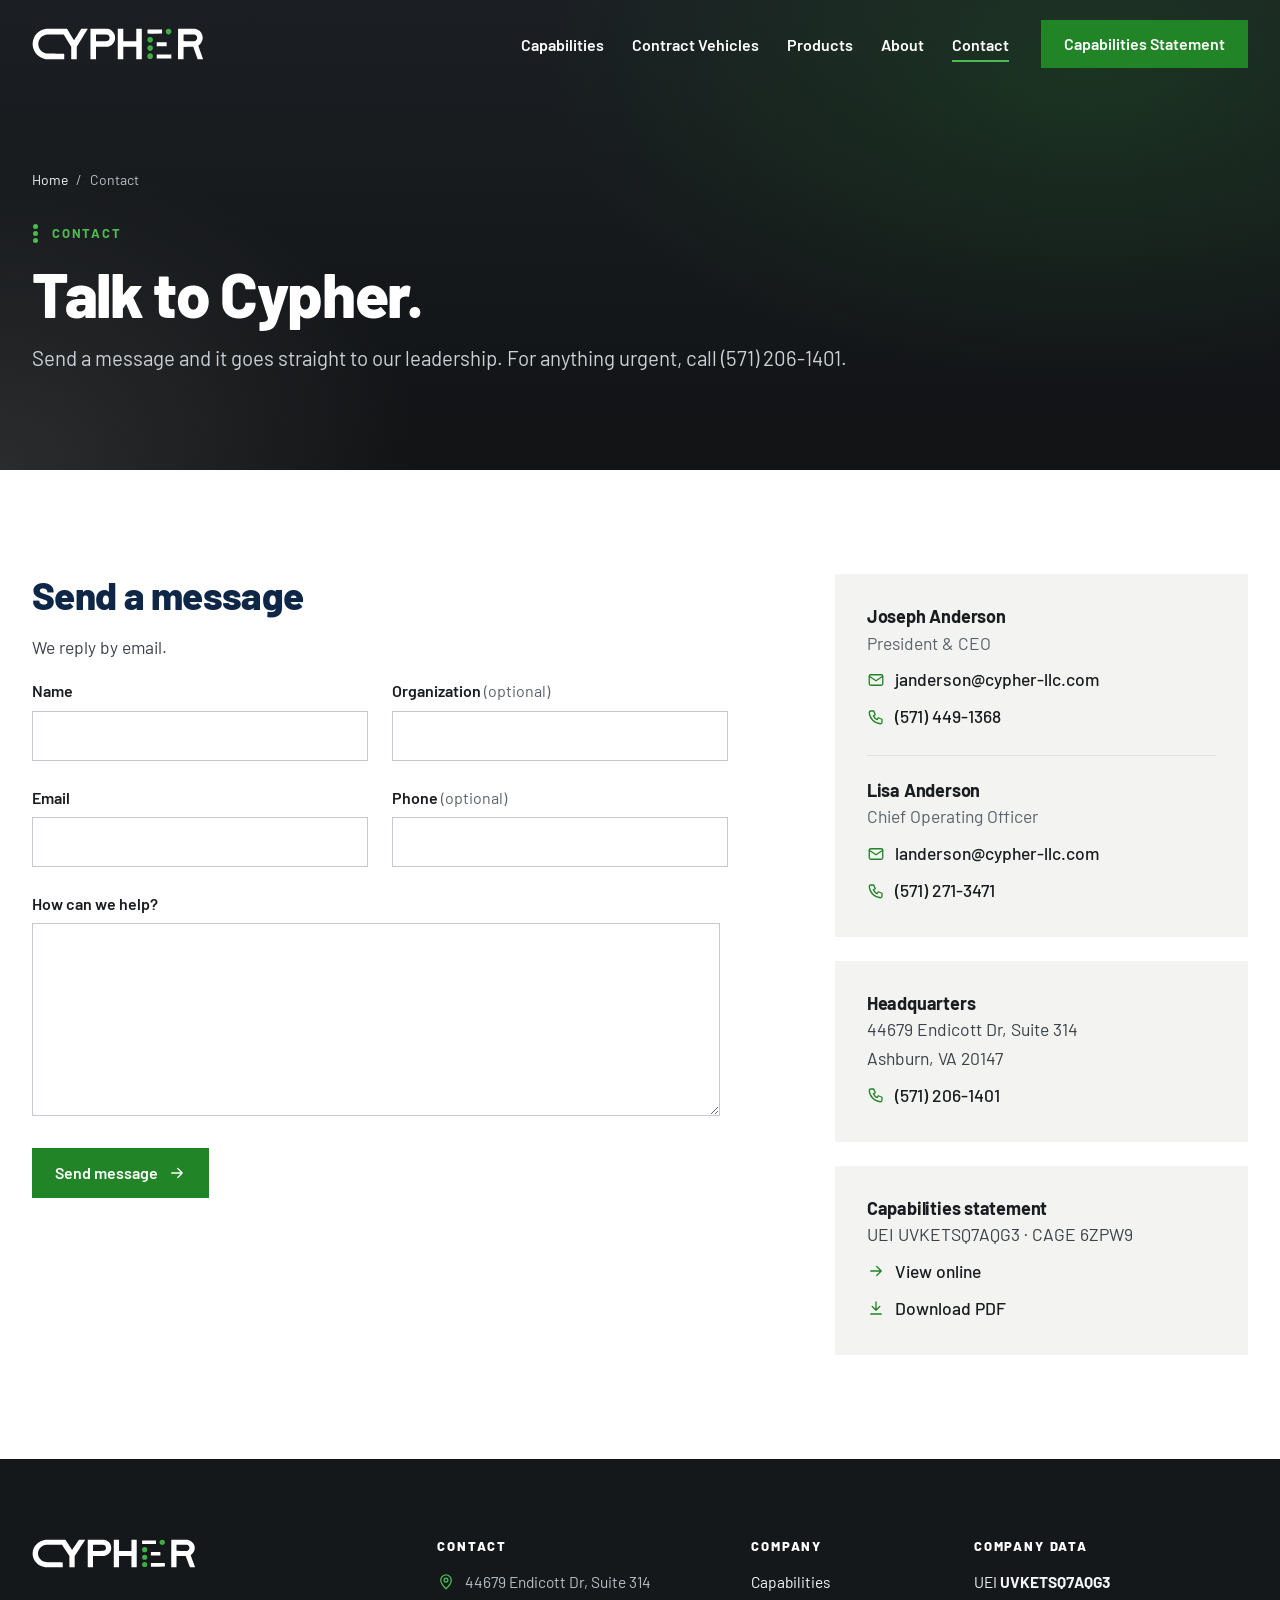
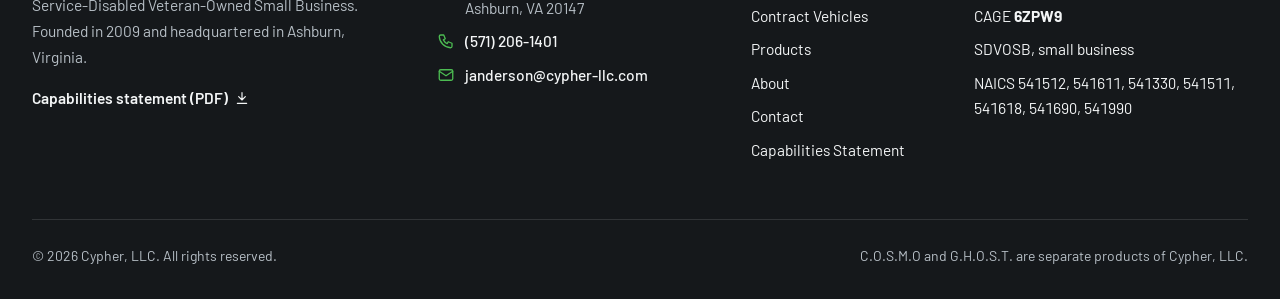
<file: contact.html>
<!doctype html>
<html lang="en">
<head>
<meta charset="utf-8">
<meta name="viewport" content="width=device-width, initial-scale=1">
<title>Contact | Cypher, LLC</title>
<meta name="description" content="Contact Cypher, LLC in Ashburn, Virginia: send a message, or reach the President & CEO and the Chief Operating Officer directly.">
<meta name="theme-color" content="#15181b">
<link rel="icon" href="assets/img/favicon.svg" type="image/svg+xml">
<link rel="preload" href="assets/fonts/barlow-600.woff2" as="font" type="font/woff2" crossorigin>
<link rel="preload" href="assets/fonts/barlow-800.woff2" as="font" type="font/woff2" crossorigin>
<link rel="stylesheet" href="css/site.css">
<script>(function(d){d.className+=" js";try{if(!matchMedia("(prefers-reduced-motion: reduce)").matches&&"IntersectionObserver" in window)d.className+=" motion"}catch(e){}})(document.documentElement);</script>
</head>
<body>
<a class="skip" href="#main">Skip to content</a>
<svg width="0" height="0" style="position:absolute" aria-hidden="true" focusable="false"><symbol id="i-shield" viewBox="0 0 24 24" fill="none" stroke="currentColor" stroke-width="1.75" stroke-linecap="round" stroke-linejoin="round"><path d="M12 3l7 3v5c0 4.5-3 8.3-7 10-4-1.7-7-5.5-7-10V6l7-3z"/><circle cx="12" cy="11" r="2"/><path d="M12 13v3"/></symbol><symbol id="i-radar" viewBox="0 0 24 24" fill="none" stroke="currentColor" stroke-width="1.75" stroke-linecap="round" stroke-linejoin="round"><circle cx="12" cy="12" r="9"/><circle cx="12" cy="12" r="5"/><path d="M12 12l6.5-6.5"/><circle cx="12" cy="12" r="1"/></symbol><symbol id="i-code" viewBox="0 0 24 24" fill="none" stroke="currentColor" stroke-width="1.75" stroke-linecap="round" stroke-linejoin="round"><path d="M8 8l-4 4 4 4M16 8l4 4-4 4M13.5 5l-3 14"/></symbol><symbol id="i-layers" viewBox="0 0 24 24" fill="none" stroke="currentColor" stroke-width="1.75" stroke-linecap="round" stroke-linejoin="round"><path d="M12 3l9 5-9 5-9-5 9-5z"/><path d="M3 12.5l9 5 9-5"/><path d="M3 16.5l9 5 9-5"/></symbol><symbol id="i-server" viewBox="0 0 24 24" fill="none" stroke="currentColor" stroke-width="1.75" stroke-linecap="round" stroke-linejoin="round"><rect x="3" y="4" width="18" height="7" rx="1.5"/><rect x="3" y="13" width="18" height="7" rx="1.5"/><path d="M7 7.5h.01M7 16.5h.01M11 7.5h6M11 16.5h6"/></symbol><symbol id="i-plane" viewBox="0 0 24 24" fill="none" stroke="currentColor" stroke-width="1.75" stroke-linecap="round" stroke-linejoin="round"><path d="M21 16v-2l-8-5V3.5a1.5 1.5 0 0 0-3 0V9l-8 5v2l8-2.5V19l-2 1.5V22l3.5-1 3.5 1v-1.5L13 19v-5.5l8 2.5z"/></symbol><symbol id="i-arrow" viewBox="0 0 24 24" fill="none" stroke="currentColor" stroke-width="1.75" stroke-linecap="round" stroke-linejoin="round"><path d="M5 12h14M13 6l6 6-6 6"/></symbol><symbol id="i-left" viewBox="0 0 24 24" fill="none" stroke="currentColor" stroke-width="1.75" stroke-linecap="round" stroke-linejoin="round"><path d="M15 6l-6 6 6 6"/></symbol><symbol id="i-right" viewBox="0 0 24 24" fill="none" stroke="currentColor" stroke-width="1.75" stroke-linecap="round" stroke-linejoin="round"><path d="M9 6l6 6-6 6"/></symbol><symbol id="i-pause" viewBox="0 0 24 24" fill="none" stroke="currentColor" stroke-width="1.75" stroke-linecap="round" stroke-linejoin="round"><path d="M9 6v12M15 6v12"/></symbol><symbol id="i-play" viewBox="0 0 24 24" fill="none" stroke="currentColor" stroke-width="1.75" stroke-linecap="round" stroke-linejoin="round"><path d="M8 5l11 7-11 7V5z"/></symbol><symbol id="i-phone" viewBox="0 0 24 24" fill="none" stroke="currentColor" stroke-width="1.75" stroke-linecap="round" stroke-linejoin="round"><path d="M5 4h4l2 5-2.5 1.5a11 11 0 0 0 5 5L15 13l5 2v4a2 2 0 0 1-2 2A16 16 0 0 1 3 6a2 2 0 0 1 2-2"/></symbol><symbol id="i-mail" viewBox="0 0 24 24" fill="none" stroke="currentColor" stroke-width="1.75" stroke-linecap="round" stroke-linejoin="round"><rect x="3" y="5" width="18" height="14" rx="2"/><path d="M3 7l9 6 9-6"/></symbol><symbol id="i-pin" viewBox="0 0 24 24" fill="none" stroke="currentColor" stroke-width="1.75" stroke-linecap="round" stroke-linejoin="round"><path d="M12 21s-7-6.2-7-11.5A7 7 0 0 1 19 9.5C19 14.8 12 21 12 21z"/><circle cx="12" cy="9.5" r="2.5"/></symbol><symbol id="i-download" viewBox="0 0 24 24" fill="none" stroke="currentColor" stroke-width="1.75" stroke-linecap="round" stroke-linejoin="round"><path d="M12 4v11M7 10l5 5 5-5M5 20h14"/></symbol><symbol id="i-star" viewBox="0 0 24 24" fill="none" stroke="currentColor" stroke-width="1.75" stroke-linecap="round" stroke-linejoin="round"><path d="M12 3l2.6 5.3 5.9.9-4.3 4.1 1 5.8L12 16.4l-5.2 2.7 1-5.8-4.3-4.1 5.9-.9L12 3z"/></symbol><symbol id="i-calendar" viewBox="0 0 24 24" fill="none" stroke="currentColor" stroke-width="1.75" stroke-linecap="round" stroke-linejoin="round"><rect x="3" y="5" width="18" height="16" rx="2"/><path d="M3 10h18M8 3v4M16 3v4"/></symbol><symbol id="i-id" viewBox="0 0 24 24" fill="none" stroke="currentColor" stroke-width="1.75" stroke-linecap="round" stroke-linejoin="round"><rect x="3" y="5" width="18" height="14" rx="2"/><circle cx="9" cy="11" r="2"/><path d="M6 16c.6-1.5 1.8-2 3-2s2.4.5 3 2M14 10h4M14 14h3"/></symbol><symbol id="i-hash" viewBox="0 0 24 24" fill="none" stroke="currentColor" stroke-width="1.75" stroke-linecap="round" stroke-linejoin="round"><path d="M5 9h14M5 15h14M10 4L8 20M16 4l-2 16"/></symbol><symbol id="i-award" viewBox="0 0 24 24" fill="none" stroke="currentColor" stroke-width="1.75" stroke-linecap="round" stroke-linejoin="round"><circle cx="12" cy="9" r="6"/><path d="M8.5 14L7 21l5-3 5 3-1.5-7"/></symbol><symbol id="i-lockshield" viewBox="0 0 24 24" fill="none" stroke="currentColor" stroke-width="1.75" stroke-linecap="round" stroke-linejoin="round"><path d="M12 3l7 3v5c0 4.5-3 8.3-7 10-4-1.7-7-5.5-7-10V6l7-3z"/><path d="M9 12l2 2 4-4"/></symbol><symbol id="i-crosshair" viewBox="0 0 24 24" fill="none" stroke="currentColor" stroke-width="1.75" stroke-linecap="round" stroke-linejoin="round"><circle cx="12" cy="12" r="8"/><path d="M12 2v4M12 18v4M2 12h4M18 12h4"/><circle cx="12" cy="12" r="1.5"/></symbol><symbol id="i-target" viewBox="0 0 24 24" fill="none" stroke="currentColor" stroke-width="1.75" stroke-linecap="round" stroke-linejoin="round"><circle cx="12" cy="12" r="9"/><circle cx="12" cy="12" r="5"/><circle cx="12" cy="12" r="1"/></symbol><symbol id="i-alert" viewBox="0 0 24 24" fill="none" stroke="currentColor" stroke-width="1.75" stroke-linecap="round" stroke-linejoin="round"><path d="M12 3l9.5 17h-19L12 3z"/><path d="M12 10v4M12 17h.01"/></symbol><symbol id="i-lock" viewBox="0 0 24 24" fill="none" stroke="currentColor" stroke-width="1.75" stroke-linecap="round" stroke-linejoin="round"><rect x="4" y="10" width="16" height="11" rx="2"/><path d="M8 10V7a4 4 0 0 1 8 0v3M12 14v3"/></symbol><symbol id="i-gauge" viewBox="0 0 24 24" fill="none" stroke="currentColor" stroke-width="1.75" stroke-linecap="round" stroke-linejoin="round"><path d="M3.5 17A8.5 8.5 0 0 1 20.5 17"/><path d="M12 17l4.2-5.2"/><circle cx="12" cy="17" r="1.3"/><path d="M6 13.2l1.2.8M12 9.2v1.4M18 13.2l-1.2.8"/></symbol><symbol id="i-menu" viewBox="0 0 24 24" fill="none" stroke="currentColor" stroke-width="1.75" stroke-linecap="round" stroke-linejoin="round"><path d="M4 7h16M4 12h16M4 17h16"/></symbol><symbol id="i-external" viewBox="0 0 24 24" fill="none" stroke="currentColor" stroke-width="1.75" stroke-linecap="round" stroke-linejoin="round"><path d="M14 4h6v6M20 4l-9 9M18 14v5a1 1 0 0 1-1 1H5a1 1 0 0 1-1-1V7a1 1 0 0 1 1-1h5"/></symbol><symbol id="i-bag" viewBox="0 0 24 24" fill="none" stroke="currentColor" stroke-width="1.75" stroke-linecap="round" stroke-linejoin="round"><path d="M5 8h14l-1.5 12h-11L5 8z"/><path d="M9 8V6a3 3 0 0 1 6 0v2"/></symbol><symbol id="i-quote" viewBox="0 0 24 24" fill="none" stroke="currentColor" stroke-width="1.75" stroke-linecap="round" stroke-linejoin="round"><path d="M10 7H6a2 2 0 0 0-2 2v3h5v5H4v-5M20 7h-4a2 2 0 0 0-2 2v3h5v5h-5v-5"/></symbol><symbol id="i-building" viewBox="0 0 24 24" fill="none" stroke="currentColor" stroke-width="1.75" stroke-linecap="round" stroke-linejoin="round"><path d="M4 21V5a1 1 0 0 1 1-1h9a1 1 0 0 1 1 1v16M15 9h4a1 1 0 0 1 1 1v11M2 21h20M8 8h3M8 12h3M8 16h3"/></symbol></svg>

<!-- ===== HEADER (the same block is repeated on every page) ===== -->
<header class="site-header">
  <div class="wrap">
    <a class="brand" href="index.html" aria-label="Cypher, LLC home">
      <img class="light-logo" src="assets/img/cypher-logo-white.svg" width="1430" height="260" alt="Cypher">
      <img class="dark-logo" src="assets/img/cypher-logo.svg" width="1430" height="260" alt="" aria-hidden="true">
    </a>
    <button class="menu-btn" type="button" aria-expanded="false" aria-controls="site-nav"><svg class="" aria-hidden="true" focusable="false"><use href="#i-menu"/></svg>Menu</button>
    <nav class="nav" id="site-nav" aria-label="Main">
      <ul>
        <li><a href="services.html">Capabilities</a></li>
        <li><a href="contract-vehicles.html">Contract Vehicles</a></li>
        <li><a href="products.html">Products</a></li>
        <li><a href="about.html">About</a></li>
        <li><a href="contact.html" aria-current="page">Contact</a></li>
      </ul>
      <a class="btn btn-primary" href="capabilities.html">Capabilities Statement</a>
    </nav>
  </div>
</header>
<main id="main">
  <section class="page-hero">
    <div class="bg bg-glow"></div>
    <div class="wrap">
      <nav class="crumbs" aria-label="Breadcrumb"><a href="index.html">Home</a><span aria-hidden="true">/</span><span aria-current="page">Contact</span></nav>
      <p class="eyebrow reveal">Contact</p>
      <h1 class="reveal" style="--i:1">Talk to Cypher.</h1>
      <p class="lead reveal" style="--i:2">Send a message and it goes straight to our leadership. For anything urgent, call (571) 206-1401.</p>
    </div>
  </section>
  <section class="section">
    <div class="wrap contact-grid">
      <div class="reveal">
        <h2>Send a message</h2>
        <p>We reply by email.</p>
        <!--
          CONTACT FORM. The address that receives messages is set on THIS ONE TAG:
          data-email="..." and the same address at the end of action="...".
          Change both together. See README.md, "Contact form".
        -->
        <form class="form" id="contact-form"
              data-email="janderson@cypher-llc.com"
              action="https://formsubmit.co/janderson@cypher-llc.com" method="POST">
          <input type="hidden" name="_subject" value="Website inquiry from cypher-llc.com">
          <input type="hidden" name="_next" value="https://cypher-llc.com/contact.html?sent=1">
          <input type="hidden" name="_template" value="table">
          <div class="honey" aria-hidden="true"><label for="f-honey">Leave this empty</label><input type="text" id="f-honey" name="_honey" tabindex="-1" autocomplete="off"></div>
          <div class="row2">
            <div class="field"><label for="f-name">Name</label><input id="f-name" name="name" type="text" autocomplete="name" required></div>
            <div class="field"><label for="f-org">Organization <span class="opt">(optional)</span></label><input id="f-org" name="organization" type="text" autocomplete="organization"></div>
          </div>
          <div class="row2">
            <div class="field"><label for="f-email">Email</label><input id="f-email" name="email" type="email" autocomplete="email" required></div>
            <div class="field"><label for="f-phone">Phone <span class="opt">(optional)</span></label><input id="f-phone" name="phone" type="tel" autocomplete="tel"></div>
          </div>
          <div class="field"><label for="f-msg">How can we help?</label><textarea id="f-msg" name="message" rows="7" required></textarea></div>
          <div><button class="btn btn-primary" type="submit">Send message <svg class="" aria-hidden="true" focusable="false"><use href="#i-arrow"/></svg></button></div>
          <p class="status" id="form-status" role="status" aria-live="polite"></p>
        </form>
      </div>
      <aside class="reveal" style="--i:1">
        <div class="side-card">
          <h3>Joseph Anderson</h3>
          <p class="role">President &amp; CEO</p>
          <div class="lines"><a href="mailto:janderson@cypher-llc.com"><svg class="" aria-hidden="true" focusable="false"><use href="#i-mail"/></svg>janderson@cypher-llc.com</a><a href="tel:+15714491368"><svg class="" aria-hidden="true" focusable="false"><use href="#i-phone"/></svg>(571) 449-1368</a></div>
          <hr>
          <h3>Lisa Anderson</h3>
          <p class="role">Chief Operating Officer</p>
          <div class="lines"><a href="mailto:landerson@cypher-llc.com"><svg class="" aria-hidden="true" focusable="false"><use href="#i-mail"/></svg>landerson@cypher-llc.com</a><a href="tel:+15712713471"><svg class="" aria-hidden="true" focusable="false"><use href="#i-phone"/></svg>(571) 271-3471</a></div>
        </div>
        <div class="side-card">
          <h3>Headquarters</h3>
          <p>44679 Endicott Dr, Suite 314<br>Ashburn, VA 20147</p>
          <div class="lines"><a href="tel:+15712061401"><svg class="" aria-hidden="true" focusable="false"><use href="#i-phone"/></svg>(571) 206-1401</a></div>
        </div>
        <div class="side-card">
          <h3>Capabilities statement</h3>
          <p>UEI UVKETSQ7AQG3 &middot; CAGE 6ZPW9</p>
          <div class="lines"><a href="capabilities.html"><svg class="" aria-hidden="true" focusable="false"><use href="#i-arrow"/></svg>View online</a><a href="assets/Cypher-Capabilities-Statement.pdf"><svg class="" aria-hidden="true" focusable="false"><use href="#i-download"/></svg>Download PDF</a></div>
        </div>
      </aside>
    </div>
  </section>
</main>

<!-- ===== FOOTER (the same block is repeated on every page) ===== -->
<footer class="site-footer">
  <div class="wrap">
    <div class="top">
      <div>
        <img class="logo" src="assets/img/cypher-logo-white.svg" width="1430" height="260" alt="Cypher">
        <p>Service-Disabled Veteran-Owned Small Business. Founded in 2009 and headquartered in Ashburn, Virginia.</p>
        <p><a class="more" href="assets/Cypher-Capabilities-Statement.pdf">Capabilities statement (PDF) <svg class="" aria-hidden="true" focusable="false"><use href="#i-download"/></svg></a></p>
      </div>
      <div>
        <h2>Contact</h2>
        <ul class="lines">
          <li><svg class="" aria-hidden="true" focusable="false"><use href="#i-pin"/></svg><span>44679 Endicott Dr, Suite 314<br>Ashburn, VA 20147</span></li>
          <li><svg class="" aria-hidden="true" focusable="false"><use href="#i-phone"/></svg><a href="tel:+15712061401">(571) 206-1401</a></li>
          <li><svg class="" aria-hidden="true" focusable="false"><use href="#i-mail"/></svg><a href="mailto:janderson@cypher-llc.com">janderson@cypher-llc.com</a></li>
        </ul>
      </div>
      <div>
        <h2>Company</h2>
        <ul>
          <li><a href="services.html">Capabilities</a></li>
          <li><a href="contract-vehicles.html">Contract Vehicles</a></li>
          <li><a href="products.html">Products</a></li>
          <li><a href="about.html">About</a></li>
          <li><a href="contact.html">Contact</a></li>
          <li><a href="capabilities.html">Capabilities Statement</a></li>
        </ul>
      </div>
      <div>
        <h2>Company data</h2>
        <ul class="codes">
          <li>UEI <b>UVKETSQ7AQG3</b></li>
          <li>CAGE <b>6ZPW9</b></li>
          <li>SDVOSB, small business</li>
          <li>NAICS 541512, 541611, 541330, 541511, 541618, 541690, 541990</li>
        </ul>
      </div>
    </div>
    <div class="bottom"><span>&copy; 2026 Cypher, LLC. All rights reserved.</span><span>C.O.S.M.O and G.H.O.S.T. are separate products of Cypher, LLC.</span></div>
  </div>
</footer>
<script src="js/contact.js"></script>
<script src="js/site.js"></script>
</body>
</html>
</file>
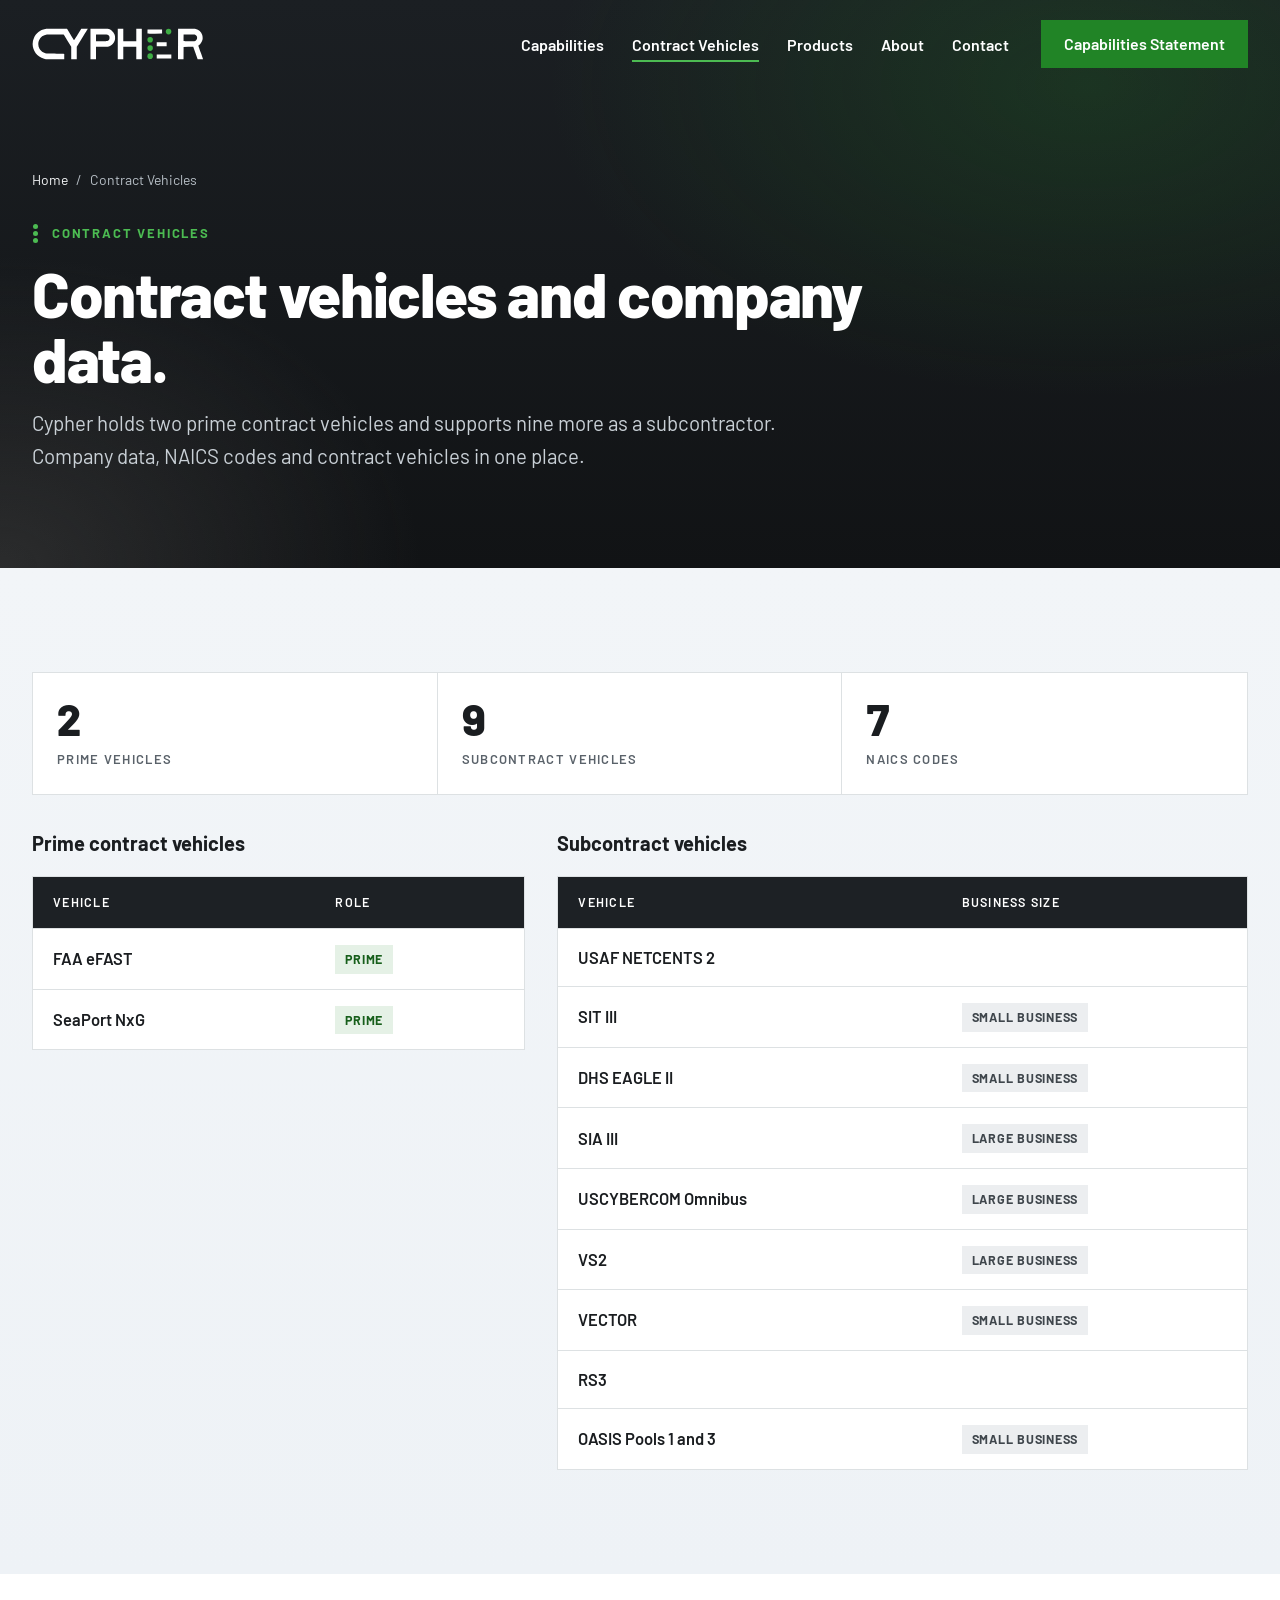
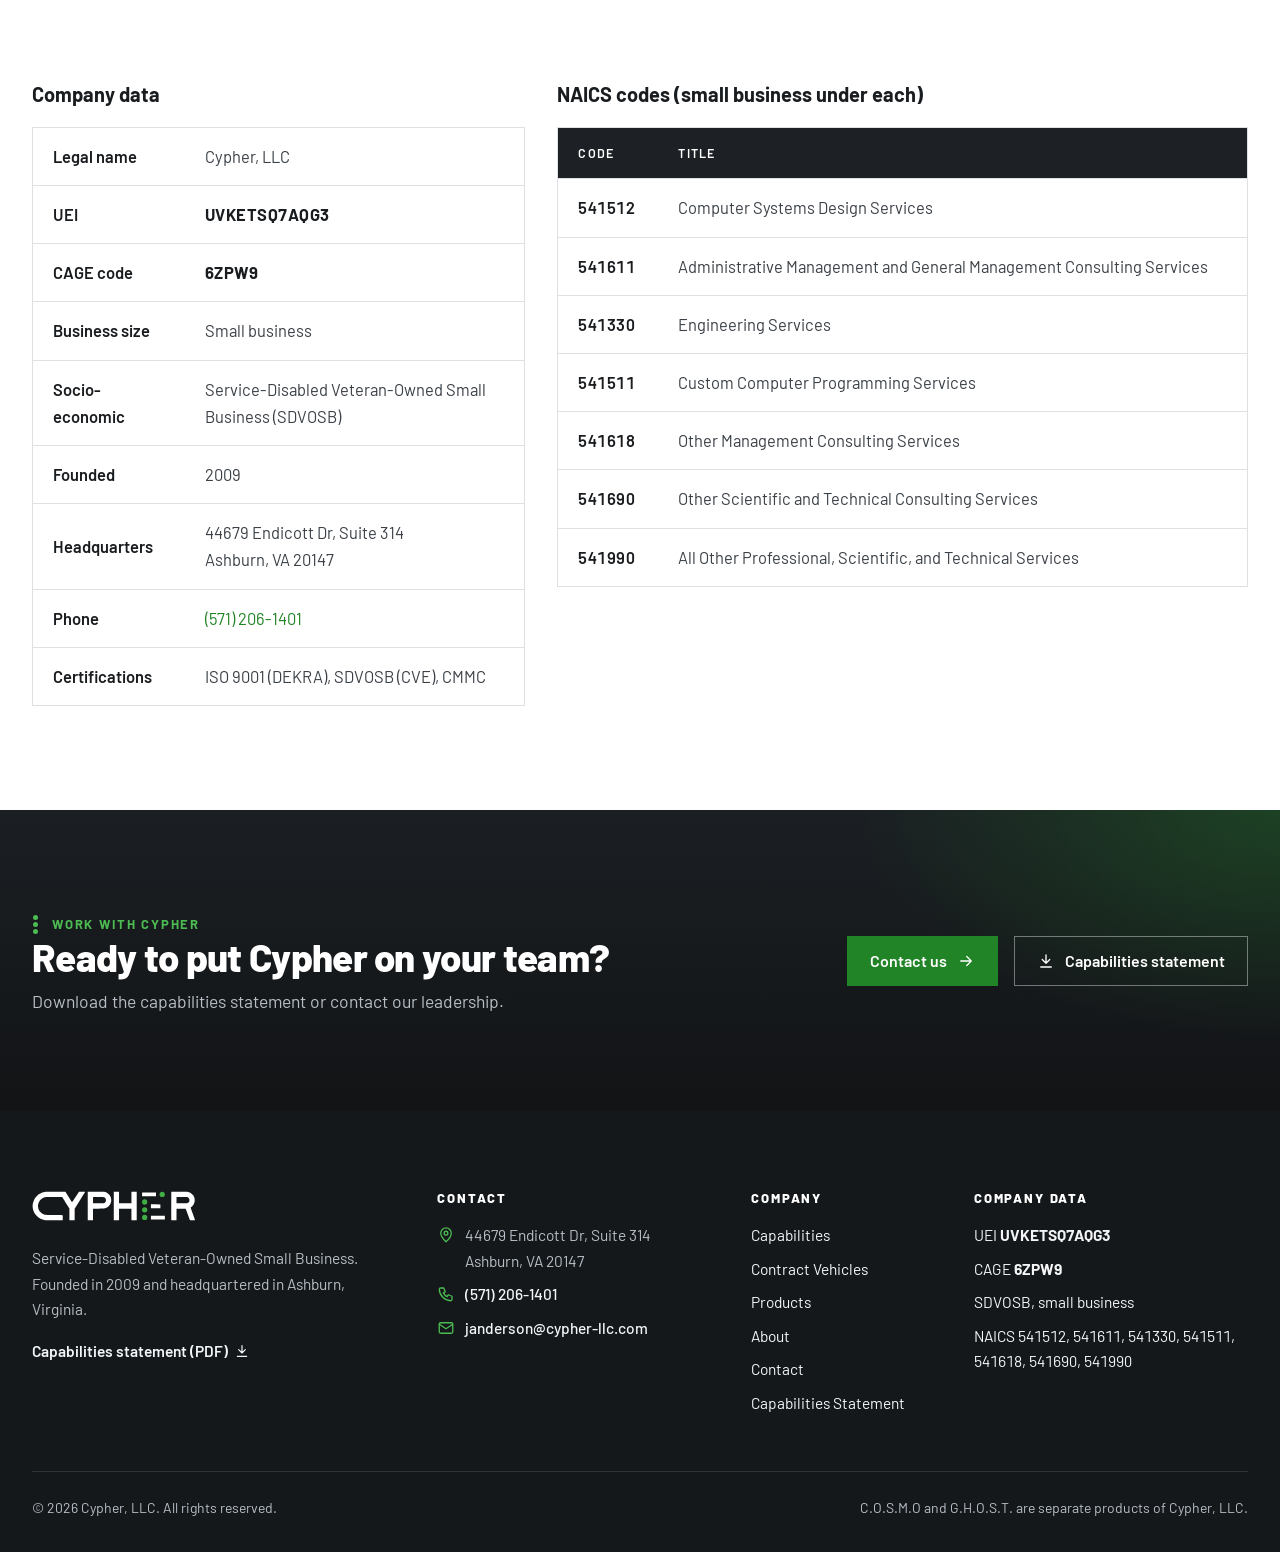
<file: contract-vehicles.html>
<!doctype html>
<html lang="en">
<head>
<meta charset="utf-8">
<meta name="viewport" content="width=device-width, initial-scale=1">
<title>Contract Vehicles | Cypher, LLC</title>
<meta name="description" content="Cypher contract vehicles: prime on FAA eFAST and SeaPort NxG; subcontractor on nine more. UEI UVKETSQ7AQG3, CAGE 6ZPW9, NAICS codes and company data.">
<meta name="theme-color" content="#15181b">
<link rel="icon" href="assets/img/favicon.svg" type="image/svg+xml">
<link rel="preload" href="assets/fonts/barlow-600.woff2" as="font" type="font/woff2" crossorigin>
<link rel="preload" href="assets/fonts/barlow-800.woff2" as="font" type="font/woff2" crossorigin>
<link rel="stylesheet" href="css/site.css">
<script>(function(d){d.className+=" js";try{if(!matchMedia("(prefers-reduced-motion: reduce)").matches&&"IntersectionObserver" in window)d.className+=" motion"}catch(e){}})(document.documentElement);</script>
</head>
<body>
<a class="skip" href="#main">Skip to content</a>
<svg width="0" height="0" style="position:absolute" aria-hidden="true" focusable="false"><symbol id="i-shield" viewBox="0 0 24 24" fill="none" stroke="currentColor" stroke-width="1.75" stroke-linecap="round" stroke-linejoin="round"><path d="M12 3l7 3v5c0 4.5-3 8.3-7 10-4-1.7-7-5.5-7-10V6l7-3z"/><circle cx="12" cy="11" r="2"/><path d="M12 13v3"/></symbol><symbol id="i-radar" viewBox="0 0 24 24" fill="none" stroke="currentColor" stroke-width="1.75" stroke-linecap="round" stroke-linejoin="round"><circle cx="12" cy="12" r="9"/><circle cx="12" cy="12" r="5"/><path d="M12 12l6.5-6.5"/><circle cx="12" cy="12" r="1"/></symbol><symbol id="i-code" viewBox="0 0 24 24" fill="none" stroke="currentColor" stroke-width="1.75" stroke-linecap="round" stroke-linejoin="round"><path d="M8 8l-4 4 4 4M16 8l4 4-4 4M13.5 5l-3 14"/></symbol><symbol id="i-layers" viewBox="0 0 24 24" fill="none" stroke="currentColor" stroke-width="1.75" stroke-linecap="round" stroke-linejoin="round"><path d="M12 3l9 5-9 5-9-5 9-5z"/><path d="M3 12.5l9 5 9-5"/><path d="M3 16.5l9 5 9-5"/></symbol><symbol id="i-server" viewBox="0 0 24 24" fill="none" stroke="currentColor" stroke-width="1.75" stroke-linecap="round" stroke-linejoin="round"><rect x="3" y="4" width="18" height="7" rx="1.5"/><rect x="3" y="13" width="18" height="7" rx="1.5"/><path d="M7 7.5h.01M7 16.5h.01M11 7.5h6M11 16.5h6"/></symbol><symbol id="i-plane" viewBox="0 0 24 24" fill="none" stroke="currentColor" stroke-width="1.75" stroke-linecap="round" stroke-linejoin="round"><path d="M21 16v-2l-8-5V3.5a1.5 1.5 0 0 0-3 0V9l-8 5v2l8-2.5V19l-2 1.5V22l3.5-1 3.5 1v-1.5L13 19v-5.5l8 2.5z"/></symbol><symbol id="i-arrow" viewBox="0 0 24 24" fill="none" stroke="currentColor" stroke-width="1.75" stroke-linecap="round" stroke-linejoin="round"><path d="M5 12h14M13 6l6 6-6 6"/></symbol><symbol id="i-left" viewBox="0 0 24 24" fill="none" stroke="currentColor" stroke-width="1.75" stroke-linecap="round" stroke-linejoin="round"><path d="M15 6l-6 6 6 6"/></symbol><symbol id="i-right" viewBox="0 0 24 24" fill="none" stroke="currentColor" stroke-width="1.75" stroke-linecap="round" stroke-linejoin="round"><path d="M9 6l6 6-6 6"/></symbol><symbol id="i-pause" viewBox="0 0 24 24" fill="none" stroke="currentColor" stroke-width="1.75" stroke-linecap="round" stroke-linejoin="round"><path d="M9 6v12M15 6v12"/></symbol><symbol id="i-play" viewBox="0 0 24 24" fill="none" stroke="currentColor" stroke-width="1.75" stroke-linecap="round" stroke-linejoin="round"><path d="M8 5l11 7-11 7V5z"/></symbol><symbol id="i-phone" viewBox="0 0 24 24" fill="none" stroke="currentColor" stroke-width="1.75" stroke-linecap="round" stroke-linejoin="round"><path d="M5 4h4l2 5-2.5 1.5a11 11 0 0 0 5 5L15 13l5 2v4a2 2 0 0 1-2 2A16 16 0 0 1 3 6a2 2 0 0 1 2-2"/></symbol><symbol id="i-mail" viewBox="0 0 24 24" fill="none" stroke="currentColor" stroke-width="1.75" stroke-linecap="round" stroke-linejoin="round"><rect x="3" y="5" width="18" height="14" rx="2"/><path d="M3 7l9 6 9-6"/></symbol><symbol id="i-pin" viewBox="0 0 24 24" fill="none" stroke="currentColor" stroke-width="1.75" stroke-linecap="round" stroke-linejoin="round"><path d="M12 21s-7-6.2-7-11.5A7 7 0 0 1 19 9.5C19 14.8 12 21 12 21z"/><circle cx="12" cy="9.5" r="2.5"/></symbol><symbol id="i-download" viewBox="0 0 24 24" fill="none" stroke="currentColor" stroke-width="1.75" stroke-linecap="round" stroke-linejoin="round"><path d="M12 4v11M7 10l5 5 5-5M5 20h14"/></symbol><symbol id="i-star" viewBox="0 0 24 24" fill="none" stroke="currentColor" stroke-width="1.75" stroke-linecap="round" stroke-linejoin="round"><path d="M12 3l2.6 5.3 5.9.9-4.3 4.1 1 5.8L12 16.4l-5.2 2.7 1-5.8-4.3-4.1 5.9-.9L12 3z"/></symbol><symbol id="i-calendar" viewBox="0 0 24 24" fill="none" stroke="currentColor" stroke-width="1.75" stroke-linecap="round" stroke-linejoin="round"><rect x="3" y="5" width="18" height="16" rx="2"/><path d="M3 10h18M8 3v4M16 3v4"/></symbol><symbol id="i-id" viewBox="0 0 24 24" fill="none" stroke="currentColor" stroke-width="1.75" stroke-linecap="round" stroke-linejoin="round"><rect x="3" y="5" width="18" height="14" rx="2"/><circle cx="9" cy="11" r="2"/><path d="M6 16c.6-1.5 1.8-2 3-2s2.4.5 3 2M14 10h4M14 14h3"/></symbol><symbol id="i-hash" viewBox="0 0 24 24" fill="none" stroke="currentColor" stroke-width="1.75" stroke-linecap="round" stroke-linejoin="round"><path d="M5 9h14M5 15h14M10 4L8 20M16 4l-2 16"/></symbol><symbol id="i-award" viewBox="0 0 24 24" fill="none" stroke="currentColor" stroke-width="1.75" stroke-linecap="round" stroke-linejoin="round"><circle cx="12" cy="9" r="6"/><path d="M8.5 14L7 21l5-3 5 3-1.5-7"/></symbol><symbol id="i-lockshield" viewBox="0 0 24 24" fill="none" stroke="currentColor" stroke-width="1.75" stroke-linecap="round" stroke-linejoin="round"><path d="M12 3l7 3v5c0 4.5-3 8.3-7 10-4-1.7-7-5.5-7-10V6l7-3z"/><path d="M9 12l2 2 4-4"/></symbol><symbol id="i-crosshair" viewBox="0 0 24 24" fill="none" stroke="currentColor" stroke-width="1.75" stroke-linecap="round" stroke-linejoin="round"><circle cx="12" cy="12" r="8"/><path d="M12 2v4M12 18v4M2 12h4M18 12h4"/><circle cx="12" cy="12" r="1.5"/></symbol><symbol id="i-target" viewBox="0 0 24 24" fill="none" stroke="currentColor" stroke-width="1.75" stroke-linecap="round" stroke-linejoin="round"><circle cx="12" cy="12" r="9"/><circle cx="12" cy="12" r="5"/><circle cx="12" cy="12" r="1"/></symbol><symbol id="i-alert" viewBox="0 0 24 24" fill="none" stroke="currentColor" stroke-width="1.75" stroke-linecap="round" stroke-linejoin="round"><path d="M12 3l9.5 17h-19L12 3z"/><path d="M12 10v4M12 17h.01"/></symbol><symbol id="i-lock" viewBox="0 0 24 24" fill="none" stroke="currentColor" stroke-width="1.75" stroke-linecap="round" stroke-linejoin="round"><rect x="4" y="10" width="16" height="11" rx="2"/><path d="M8 10V7a4 4 0 0 1 8 0v3M12 14v3"/></symbol><symbol id="i-gauge" viewBox="0 0 24 24" fill="none" stroke="currentColor" stroke-width="1.75" stroke-linecap="round" stroke-linejoin="round"><path d="M3.5 17A8.5 8.5 0 0 1 20.5 17"/><path d="M12 17l4.2-5.2"/><circle cx="12" cy="17" r="1.3"/><path d="M6 13.2l1.2.8M12 9.2v1.4M18 13.2l-1.2.8"/></symbol><symbol id="i-menu" viewBox="0 0 24 24" fill="none" stroke="currentColor" stroke-width="1.75" stroke-linecap="round" stroke-linejoin="round"><path d="M4 7h16M4 12h16M4 17h16"/></symbol><symbol id="i-external" viewBox="0 0 24 24" fill="none" stroke="currentColor" stroke-width="1.75" stroke-linecap="round" stroke-linejoin="round"><path d="M14 4h6v6M20 4l-9 9M18 14v5a1 1 0 0 1-1 1H5a1 1 0 0 1-1-1V7a1 1 0 0 1 1-1h5"/></symbol><symbol id="i-bag" viewBox="0 0 24 24" fill="none" stroke="currentColor" stroke-width="1.75" stroke-linecap="round" stroke-linejoin="round"><path d="M5 8h14l-1.5 12h-11L5 8z"/><path d="M9 8V6a3 3 0 0 1 6 0v2"/></symbol><symbol id="i-quote" viewBox="0 0 24 24" fill="none" stroke="currentColor" stroke-width="1.75" stroke-linecap="round" stroke-linejoin="round"><path d="M10 7H6a2 2 0 0 0-2 2v3h5v5H4v-5M20 7h-4a2 2 0 0 0-2 2v3h5v5h-5v-5"/></symbol><symbol id="i-building" viewBox="0 0 24 24" fill="none" stroke="currentColor" stroke-width="1.75" stroke-linecap="round" stroke-linejoin="round"><path d="M4 21V5a1 1 0 0 1 1-1h9a1 1 0 0 1 1 1v16M15 9h4a1 1 0 0 1 1 1v11M2 21h20M8 8h3M8 12h3M8 16h3"/></symbol></svg>

<!-- ===== HEADER (the same block is repeated on every page) ===== -->
<header class="site-header">
  <div class="wrap">
    <a class="brand" href="index.html" aria-label="Cypher, LLC home">
      <img class="light-logo" src="assets/img/cypher-logo-white.svg" width="1430" height="260" alt="Cypher">
      <img class="dark-logo" src="assets/img/cypher-logo.svg" width="1430" height="260" alt="" aria-hidden="true">
    </a>
    <button class="menu-btn" type="button" aria-expanded="false" aria-controls="site-nav"><svg class="" aria-hidden="true" focusable="false"><use href="#i-menu"/></svg>Menu</button>
    <nav class="nav" id="site-nav" aria-label="Main">
      <ul>
        <li><a href="services.html">Capabilities</a></li>
        <li><a href="contract-vehicles.html" aria-current="page">Contract Vehicles</a></li>
        <li><a href="products.html">Products</a></li>
        <li><a href="about.html">About</a></li>
        <li><a href="contact.html">Contact</a></li>
      </ul>
      <a class="btn btn-primary" href="capabilities.html">Capabilities Statement</a>
    </nav>
  </div>
</header>
<main id="main">
  <section class="page-hero">
    <div class="bg bg-glow"></div>
    <div class="wrap">
      <nav class="crumbs" aria-label="Breadcrumb"><a href="index.html">Home</a><span aria-hidden="true">/</span><span aria-current="page">Contract Vehicles</span></nav>
      <p class="eyebrow reveal">Contract vehicles</p>
      <h1 class="reveal" style="--i:1">Contract vehicles and company data.</h1>
      <p class="lead reveal" style="--i:2">Cypher holds two prime contract vehicles and supports nine more as a subcontractor. Company data, NAICS codes and contract vehicles in one place.</p>
    </div>
  </section>
  <section class="section tint">
    <div class="wrap">
      <div class="stats reveal">
        <div><b data-count="2">2</b><span>Prime vehicles</span></div>
        <div><b data-count="9">9</b><span>Subcontract vehicles</span></div>
        <div><b data-count="7">7</b><span>NAICS codes</span></div>
      </div>
      <div class="two-tables">
        <table class="spec-table reveal">
          <caption>Prime contract vehicles</caption>
          <thead><tr><th scope="col">Vehicle</th><th scope="col">Role</th></tr></thead>
          <tbody data-stagger><tr><th scope="row">FAA eFAST</th><td><span class="tag">Prime</span></td></tr><tr><th scope="row">SeaPort NxG</th><td><span class="tag">Prime</span></td></tr></tbody>
        </table>
        <table class="spec-table reveal" style="--i:1">
          <caption>Subcontract vehicles</caption>
          <thead><tr><th scope="col">Vehicle</th><th scope="col">Business size</th></tr></thead>
          <tbody data-stagger><tr><th scope="row">USAF NETCENTS 2</th><td><span class="small">&nbsp;</span></td></tr><tr><th scope="row">SIT III</th><td><span class="tag grey">Small business</span></td></tr><tr><th scope="row">DHS EAGLE II</th><td><span class="tag grey">Small business</span></td></tr><tr><th scope="row">SIA III</th><td><span class="tag grey">Large business</span></td></tr><tr><th scope="row">USCYBERCOM Omnibus</th><td><span class="tag grey">Large business</span></td></tr><tr><th scope="row">VS2</th><td><span class="tag grey">Large business</span></td></tr><tr><th scope="row">VECTOR</th><td><span class="tag grey">Small business</span></td></tr><tr><th scope="row">RS3</th><td><span class="small">&nbsp;</span></td></tr><tr><th scope="row">OASIS Pools 1 and 3</th><td><span class="tag grey">Small business</span></td></tr></tbody>
        </table>
      </div>
    </div>
  </section>

  <section class="section">
    <div class="wrap two-tables">
      <table class="spec-table reveal">
        <caption>Company data</caption>
        <tbody data-stagger>
          <tr><th scope="row">Legal name</th><td>Cypher, LLC</td></tr>
          <tr><th scope="row">UEI</th><td class="mono">UVKETSQ7AQG3</td></tr>
          <tr><th scope="row">CAGE code</th><td class="mono">6ZPW9</td></tr>
          <tr><th scope="row">Business size</th><td>Small business</td></tr>
          <tr><th scope="row">Socio-economic</th><td>Service-Disabled Veteran-Owned Small Business (SDVOSB)</td></tr>
          <tr><th scope="row">Founded</th><td>2009</td></tr>
          <tr><th scope="row">Headquarters</th><td>44679 Endicott Dr, Suite 314<br>Ashburn, VA 20147</td></tr>
          <tr><th scope="row">Phone</th><td><a href="tel:+15712061401">(571) 206-1401</a></td></tr>
          <tr><th scope="row">Certifications</th><td>ISO 9001 (DEKRA), SDVOSB (CVE), CMMC</td></tr>
        </tbody>
      </table>
      <table class="spec-table reveal" style="--i:1">
        <caption>NAICS codes (small business under each)</caption>
        <thead><tr><th scope="col">Code</th><th scope="col">Title</th></tr></thead>
        <tbody data-stagger><tr><th scope="row" class="mono">541512</th><td>Computer Systems Design Services</td></tr><tr><th scope="row" class="mono">541611</th><td>Administrative Management and General Management Consulting Services</td></tr><tr><th scope="row" class="mono">541330</th><td>Engineering Services</td></tr><tr><th scope="row" class="mono">541511</th><td>Custom Computer Programming Services</td></tr><tr><th scope="row" class="mono">541618</th><td>Other Management Consulting Services</td></tr><tr><th scope="row" class="mono">541690</th><td>Other Scientific and Technical Consulting Services</td></tr><tr><th scope="row" class="mono">541990</th><td>All Other Professional, Scientific, and Technical Services</td></tr></tbody>
      </table>
    </div>
  </section>

  
  <section class="cta">
    <div class="bg bg-glow"></div>
    <div class="wrap">
      <div class="reveal">
        <p class="eyebrow">Work with Cypher</p>
        <h2>Ready to put Cypher on your team?</h2>
        <p>Download the capabilities statement or contact our leadership.</p>
      </div>
      <div class="btn-row reveal" style="--i:1">
        <a class="btn btn-primary" href="contact.html">Contact us <svg class="" aria-hidden="true" focusable="false"><use href="#i-arrow"/></svg></a>
        <a class="btn btn-outline" href="assets/Cypher-Capabilities-Statement.pdf"><svg class="" aria-hidden="true" focusable="false"><use href="#i-download"/></svg> Capabilities statement</a>
      </div>
    </div>
  </section>
</main>

<!-- ===== FOOTER (the same block is repeated on every page) ===== -->
<footer class="site-footer">
  <div class="wrap">
    <div class="top">
      <div>
        <img class="logo" src="assets/img/cypher-logo-white.svg" width="1430" height="260" alt="Cypher">
        <p>Service-Disabled Veteran-Owned Small Business. Founded in 2009 and headquartered in Ashburn, Virginia.</p>
        <p><a class="more" href="assets/Cypher-Capabilities-Statement.pdf">Capabilities statement (PDF) <svg class="" aria-hidden="true" focusable="false"><use href="#i-download"/></svg></a></p>
      </div>
      <div>
        <h2>Contact</h2>
        <ul class="lines">
          <li><svg class="" aria-hidden="true" focusable="false"><use href="#i-pin"/></svg><span>44679 Endicott Dr, Suite 314<br>Ashburn, VA 20147</span></li>
          <li><svg class="" aria-hidden="true" focusable="false"><use href="#i-phone"/></svg><a href="tel:+15712061401">(571) 206-1401</a></li>
          <li><svg class="" aria-hidden="true" focusable="false"><use href="#i-mail"/></svg><a href="mailto:janderson@cypher-llc.com">janderson@cypher-llc.com</a></li>
        </ul>
      </div>
      <div>
        <h2>Company</h2>
        <ul>
          <li><a href="services.html">Capabilities</a></li>
          <li><a href="contract-vehicles.html">Contract Vehicles</a></li>
          <li><a href="products.html">Products</a></li>
          <li><a href="about.html">About</a></li>
          <li><a href="contact.html">Contact</a></li>
          <li><a href="capabilities.html">Capabilities Statement</a></li>
        </ul>
      </div>
      <div>
        <h2>Company data</h2>
        <ul class="codes">
          <li>UEI <b>UVKETSQ7AQG3</b></li>
          <li>CAGE <b>6ZPW9</b></li>
          <li>SDVOSB, small business</li>
          <li>NAICS 541512, 541611, 541330, 541511, 541618, 541690, 541990</li>
        </ul>
      </div>
    </div>
    <div class="bottom"><span>&copy; 2026 Cypher, LLC. All rights reserved.</span><span>C.O.S.M.O and G.H.O.S.T. are separate products of Cypher, LLC.</span></div>
  </div>
</footer>
<script src="js/site.js"></script>
</body>
</html>
</file>
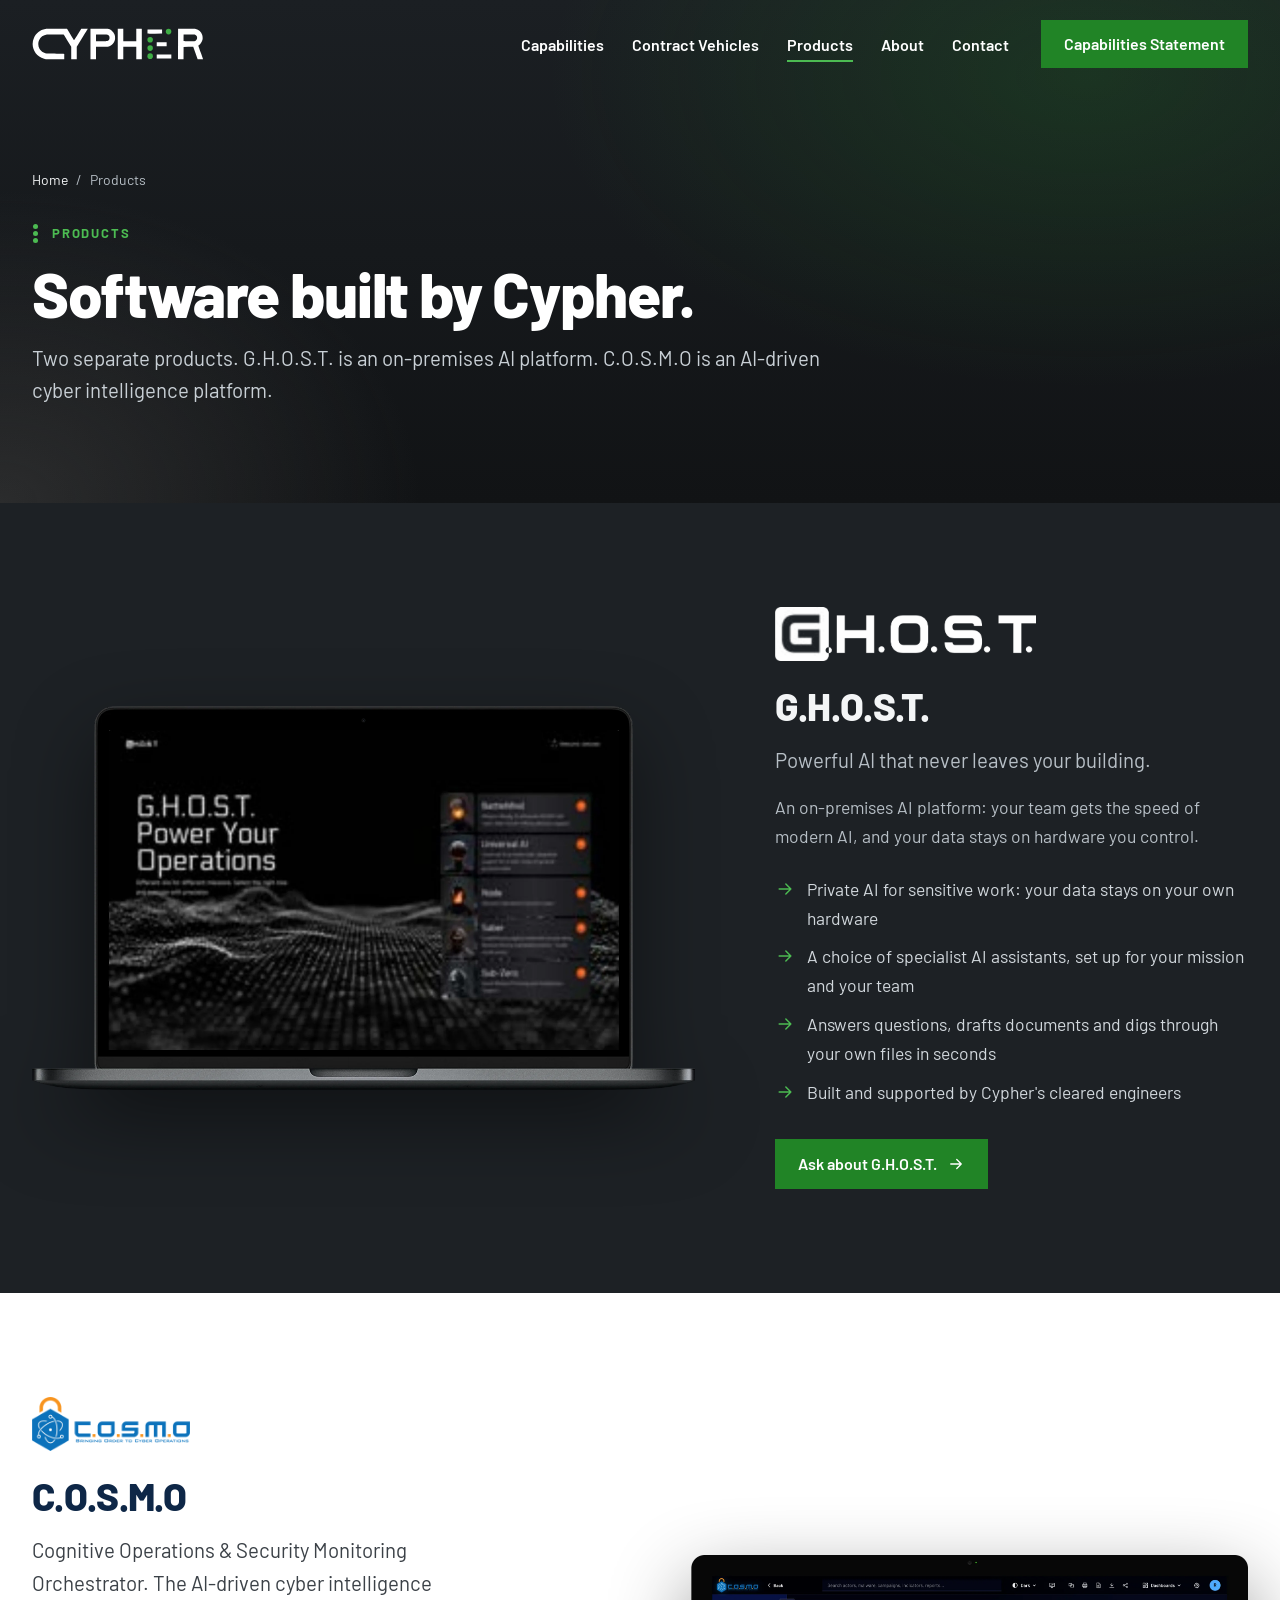
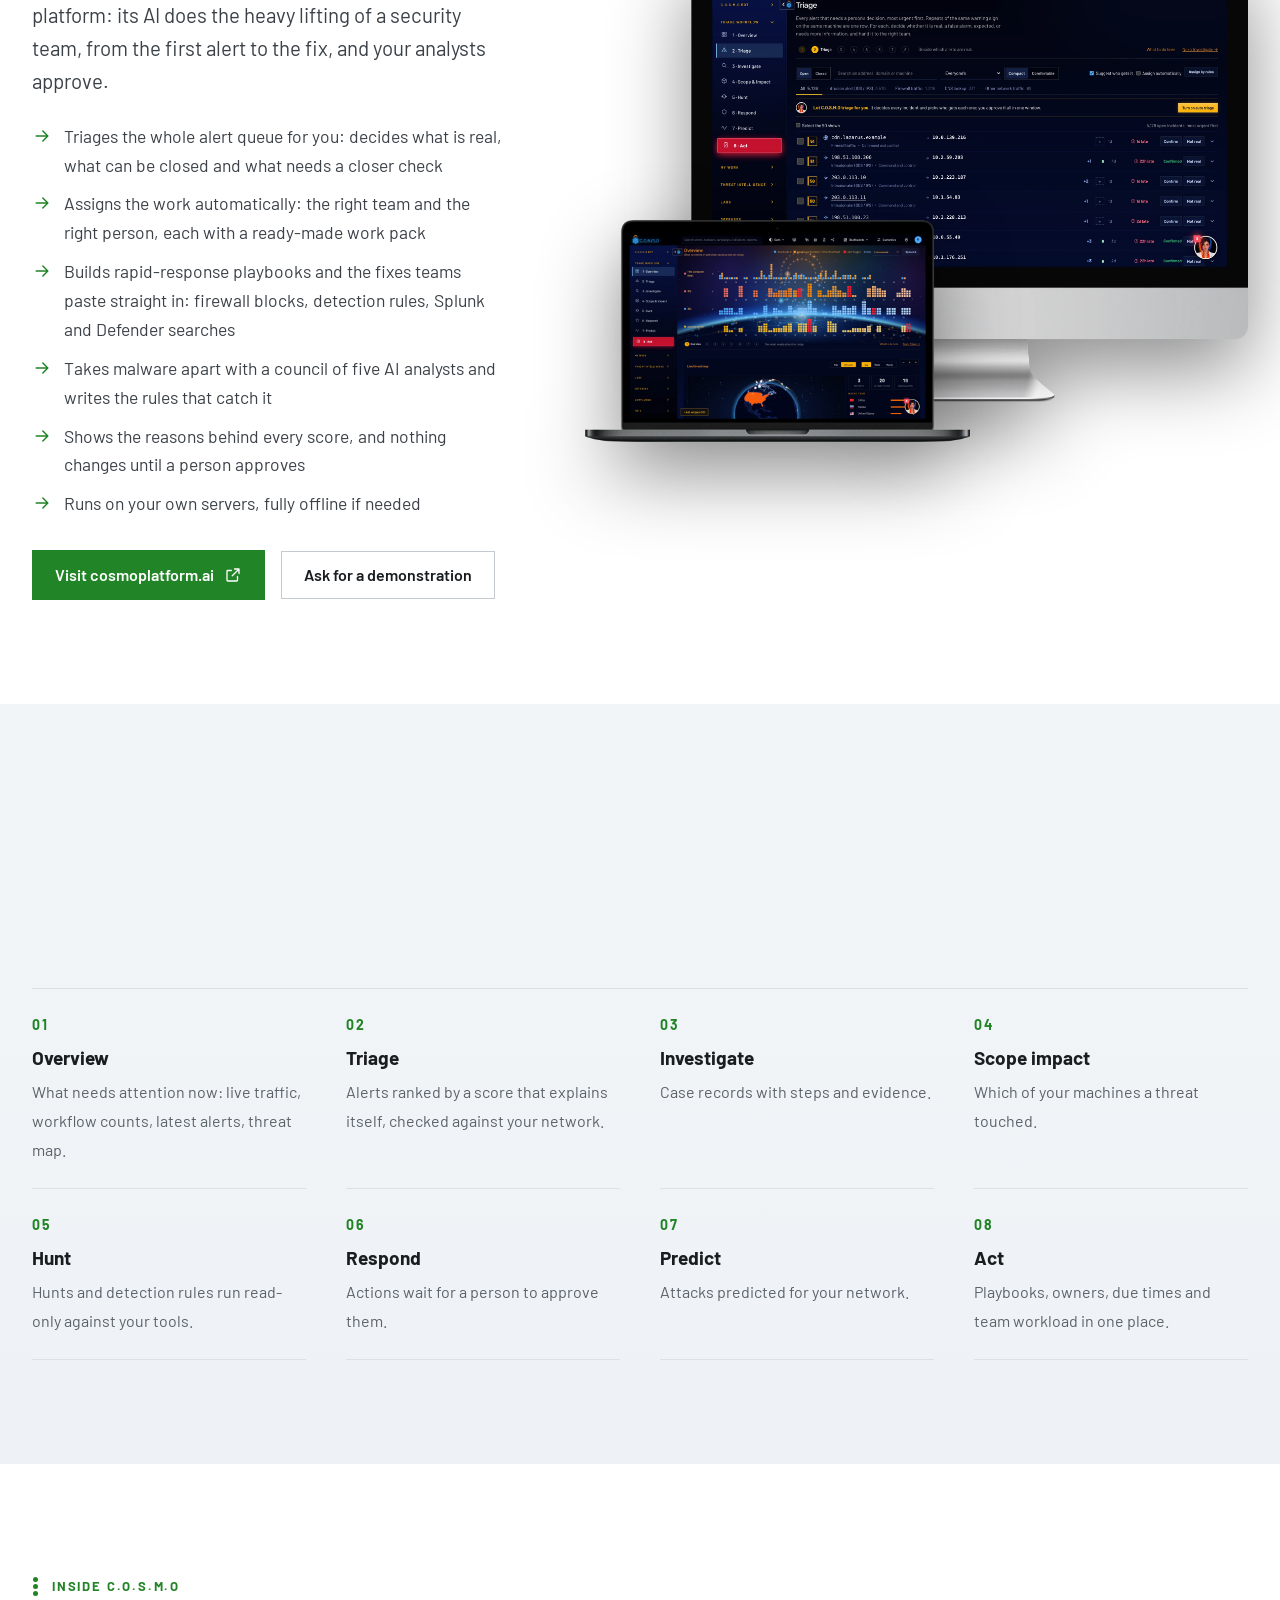
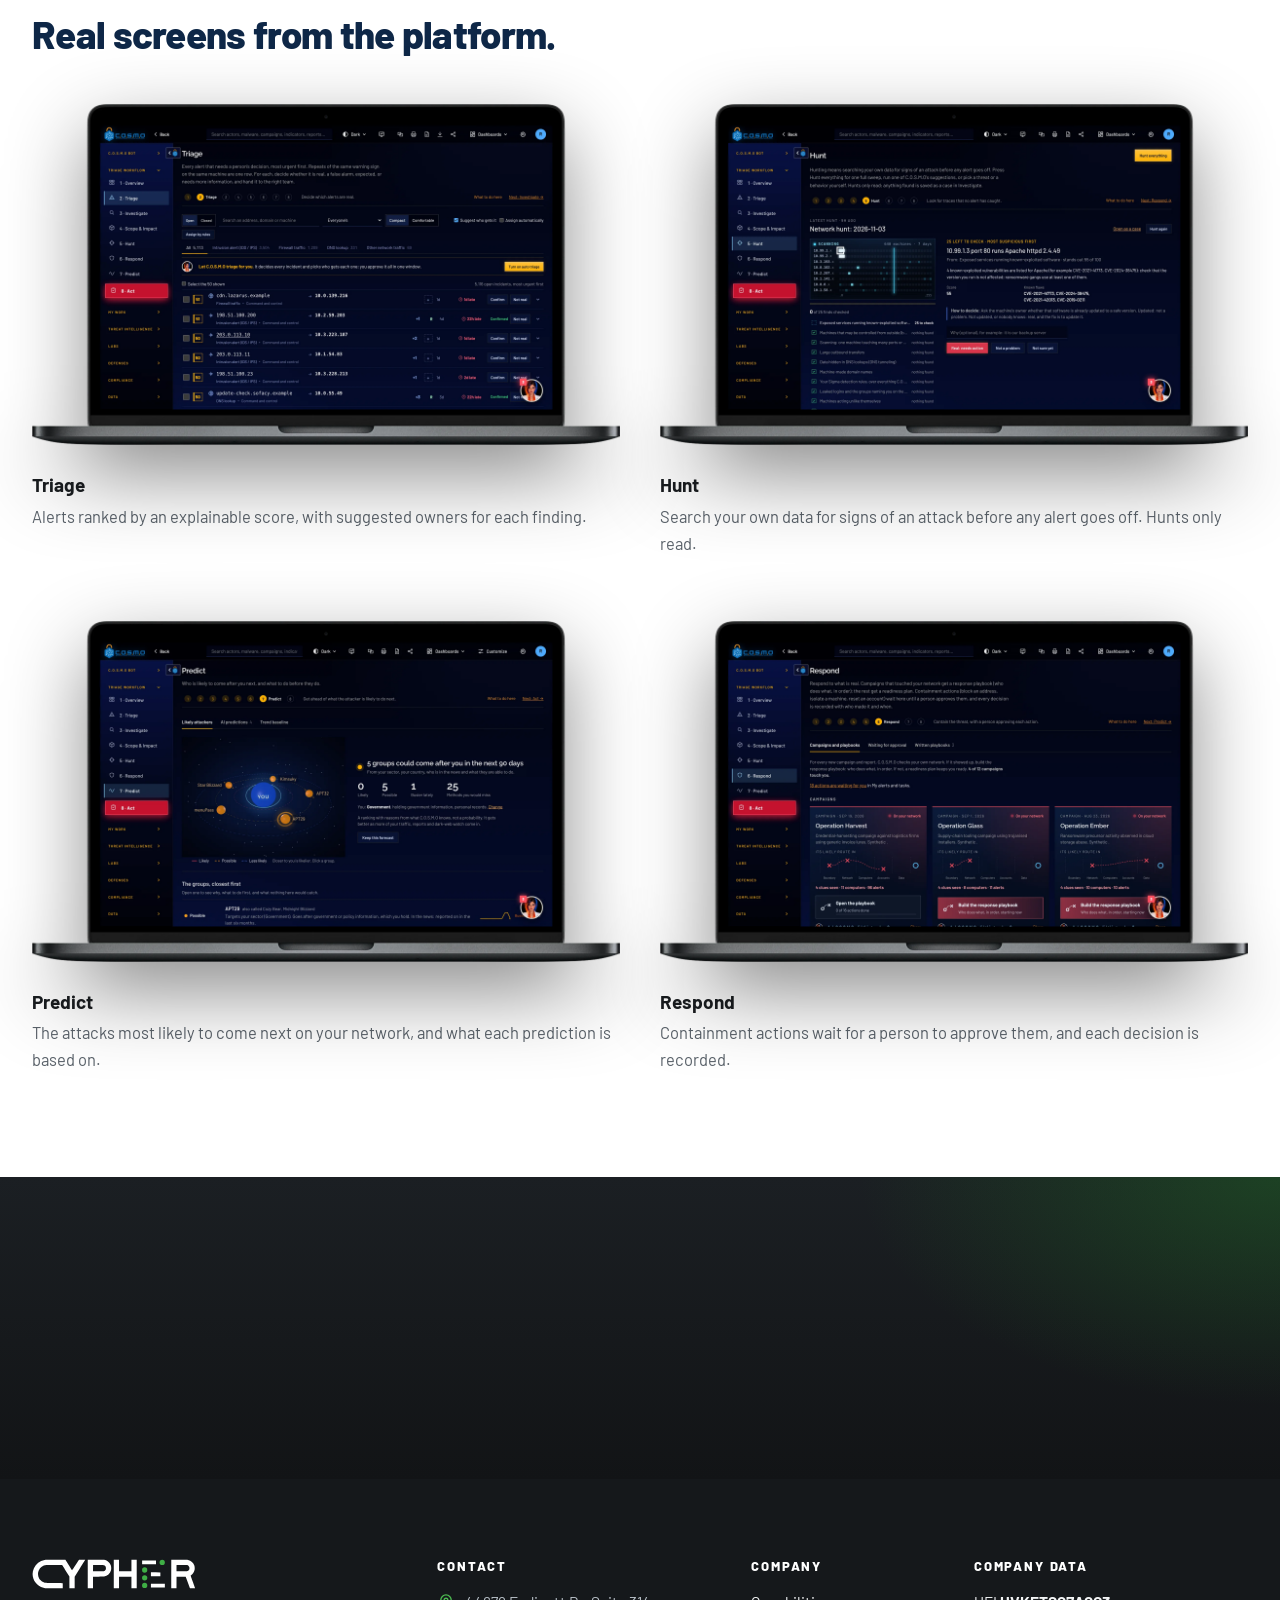
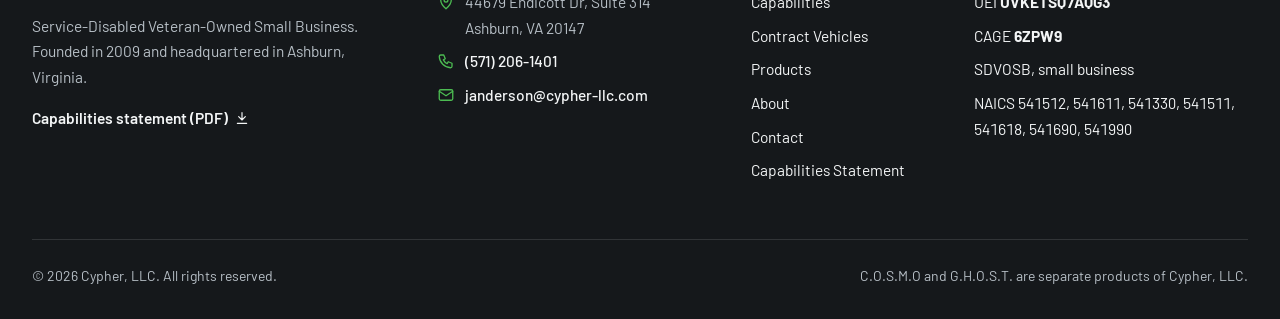
<file: products.html>
<!doctype html>
<html lang="en">
<head>
<meta charset="utf-8">
<meta name="viewport" content="width=device-width, initial-scale=1">
<title>Products: G.H.O.S.T. and C.O.S.M.O | Cypher, LLC</title>
<meta name="description" content="Two separate products built by Cypher, LLC: G.H.O.S.T., an on-premises AI platform, and C.O.S.M.O, an AI-driven cyber intelligence platform.">
<meta name="theme-color" content="#15181b">
<link rel="icon" href="assets/img/favicon.svg" type="image/svg+xml">
<link rel="preload" href="assets/fonts/barlow-600.woff2" as="font" type="font/woff2" crossorigin>
<link rel="preload" href="assets/fonts/barlow-800.woff2" as="font" type="font/woff2" crossorigin>
<link rel="stylesheet" href="css/site.css">
<script>(function(d){d.className+=" js";try{if(!matchMedia("(prefers-reduced-motion: reduce)").matches&&"IntersectionObserver" in window)d.className+=" motion"}catch(e){}})(document.documentElement);</script>
</head>
<body>
<a class="skip" href="#main">Skip to content</a>
<svg width="0" height="0" style="position:absolute" aria-hidden="true" focusable="false"><symbol id="i-shield" viewBox="0 0 24 24" fill="none" stroke="currentColor" stroke-width="1.75" stroke-linecap="round" stroke-linejoin="round"><path d="M12 3l7 3v5c0 4.5-3 8.3-7 10-4-1.7-7-5.5-7-10V6l7-3z"/><circle cx="12" cy="11" r="2"/><path d="M12 13v3"/></symbol><symbol id="i-radar" viewBox="0 0 24 24" fill="none" stroke="currentColor" stroke-width="1.75" stroke-linecap="round" stroke-linejoin="round"><circle cx="12" cy="12" r="9"/><circle cx="12" cy="12" r="5"/><path d="M12 12l6.5-6.5"/><circle cx="12" cy="12" r="1"/></symbol><symbol id="i-code" viewBox="0 0 24 24" fill="none" stroke="currentColor" stroke-width="1.75" stroke-linecap="round" stroke-linejoin="round"><path d="M8 8l-4 4 4 4M16 8l4 4-4 4M13.5 5l-3 14"/></symbol><symbol id="i-layers" viewBox="0 0 24 24" fill="none" stroke="currentColor" stroke-width="1.75" stroke-linecap="round" stroke-linejoin="round"><path d="M12 3l9 5-9 5-9-5 9-5z"/><path d="M3 12.5l9 5 9-5"/><path d="M3 16.5l9 5 9-5"/></symbol><symbol id="i-server" viewBox="0 0 24 24" fill="none" stroke="currentColor" stroke-width="1.75" stroke-linecap="round" stroke-linejoin="round"><rect x="3" y="4" width="18" height="7" rx="1.5"/><rect x="3" y="13" width="18" height="7" rx="1.5"/><path d="M7 7.5h.01M7 16.5h.01M11 7.5h6M11 16.5h6"/></symbol><symbol id="i-plane" viewBox="0 0 24 24" fill="none" stroke="currentColor" stroke-width="1.75" stroke-linecap="round" stroke-linejoin="round"><path d="M21 16v-2l-8-5V3.5a1.5 1.5 0 0 0-3 0V9l-8 5v2l8-2.5V19l-2 1.5V22l3.5-1 3.5 1v-1.5L13 19v-5.5l8 2.5z"/></symbol><symbol id="i-arrow" viewBox="0 0 24 24" fill="none" stroke="currentColor" stroke-width="1.75" stroke-linecap="round" stroke-linejoin="round"><path d="M5 12h14M13 6l6 6-6 6"/></symbol><symbol id="i-left" viewBox="0 0 24 24" fill="none" stroke="currentColor" stroke-width="1.75" stroke-linecap="round" stroke-linejoin="round"><path d="M15 6l-6 6 6 6"/></symbol><symbol id="i-right" viewBox="0 0 24 24" fill="none" stroke="currentColor" stroke-width="1.75" stroke-linecap="round" stroke-linejoin="round"><path d="M9 6l6 6-6 6"/></symbol><symbol id="i-pause" viewBox="0 0 24 24" fill="none" stroke="currentColor" stroke-width="1.75" stroke-linecap="round" stroke-linejoin="round"><path d="M9 6v12M15 6v12"/></symbol><symbol id="i-play" viewBox="0 0 24 24" fill="none" stroke="currentColor" stroke-width="1.75" stroke-linecap="round" stroke-linejoin="round"><path d="M8 5l11 7-11 7V5z"/></symbol><symbol id="i-phone" viewBox="0 0 24 24" fill="none" stroke="currentColor" stroke-width="1.75" stroke-linecap="round" stroke-linejoin="round"><path d="M5 4h4l2 5-2.5 1.5a11 11 0 0 0 5 5L15 13l5 2v4a2 2 0 0 1-2 2A16 16 0 0 1 3 6a2 2 0 0 1 2-2"/></symbol><symbol id="i-mail" viewBox="0 0 24 24" fill="none" stroke="currentColor" stroke-width="1.75" stroke-linecap="round" stroke-linejoin="round"><rect x="3" y="5" width="18" height="14" rx="2"/><path d="M3 7l9 6 9-6"/></symbol><symbol id="i-pin" viewBox="0 0 24 24" fill="none" stroke="currentColor" stroke-width="1.75" stroke-linecap="round" stroke-linejoin="round"><path d="M12 21s-7-6.2-7-11.5A7 7 0 0 1 19 9.5C19 14.8 12 21 12 21z"/><circle cx="12" cy="9.5" r="2.5"/></symbol><symbol id="i-download" viewBox="0 0 24 24" fill="none" stroke="currentColor" stroke-width="1.75" stroke-linecap="round" stroke-linejoin="round"><path d="M12 4v11M7 10l5 5 5-5M5 20h14"/></symbol><symbol id="i-star" viewBox="0 0 24 24" fill="none" stroke="currentColor" stroke-width="1.75" stroke-linecap="round" stroke-linejoin="round"><path d="M12 3l2.6 5.3 5.9.9-4.3 4.1 1 5.8L12 16.4l-5.2 2.7 1-5.8-4.3-4.1 5.9-.9L12 3z"/></symbol><symbol id="i-calendar" viewBox="0 0 24 24" fill="none" stroke="currentColor" stroke-width="1.75" stroke-linecap="round" stroke-linejoin="round"><rect x="3" y="5" width="18" height="16" rx="2"/><path d="M3 10h18M8 3v4M16 3v4"/></symbol><symbol id="i-id" viewBox="0 0 24 24" fill="none" stroke="currentColor" stroke-width="1.75" stroke-linecap="round" stroke-linejoin="round"><rect x="3" y="5" width="18" height="14" rx="2"/><circle cx="9" cy="11" r="2"/><path d="M6 16c.6-1.5 1.8-2 3-2s2.4.5 3 2M14 10h4M14 14h3"/></symbol><symbol id="i-hash" viewBox="0 0 24 24" fill="none" stroke="currentColor" stroke-width="1.75" stroke-linecap="round" stroke-linejoin="round"><path d="M5 9h14M5 15h14M10 4L8 20M16 4l-2 16"/></symbol><symbol id="i-award" viewBox="0 0 24 24" fill="none" stroke="currentColor" stroke-width="1.75" stroke-linecap="round" stroke-linejoin="round"><circle cx="12" cy="9" r="6"/><path d="M8.5 14L7 21l5-3 5 3-1.5-7"/></symbol><symbol id="i-lockshield" viewBox="0 0 24 24" fill="none" stroke="currentColor" stroke-width="1.75" stroke-linecap="round" stroke-linejoin="round"><path d="M12 3l7 3v5c0 4.5-3 8.3-7 10-4-1.7-7-5.5-7-10V6l7-3z"/><path d="M9 12l2 2 4-4"/></symbol><symbol id="i-crosshair" viewBox="0 0 24 24" fill="none" stroke="currentColor" stroke-width="1.75" stroke-linecap="round" stroke-linejoin="round"><circle cx="12" cy="12" r="8"/><path d="M12 2v4M12 18v4M2 12h4M18 12h4"/><circle cx="12" cy="12" r="1.5"/></symbol><symbol id="i-target" viewBox="0 0 24 24" fill="none" stroke="currentColor" stroke-width="1.75" stroke-linecap="round" stroke-linejoin="round"><circle cx="12" cy="12" r="9"/><circle cx="12" cy="12" r="5"/><circle cx="12" cy="12" r="1"/></symbol><symbol id="i-alert" viewBox="0 0 24 24" fill="none" stroke="currentColor" stroke-width="1.75" stroke-linecap="round" stroke-linejoin="round"><path d="M12 3l9.5 17h-19L12 3z"/><path d="M12 10v4M12 17h.01"/></symbol><symbol id="i-lock" viewBox="0 0 24 24" fill="none" stroke="currentColor" stroke-width="1.75" stroke-linecap="round" stroke-linejoin="round"><rect x="4" y="10" width="16" height="11" rx="2"/><path d="M8 10V7a4 4 0 0 1 8 0v3M12 14v3"/></symbol><symbol id="i-gauge" viewBox="0 0 24 24" fill="none" stroke="currentColor" stroke-width="1.75" stroke-linecap="round" stroke-linejoin="round"><path d="M3.5 17A8.5 8.5 0 0 1 20.5 17"/><path d="M12 17l4.2-5.2"/><circle cx="12" cy="17" r="1.3"/><path d="M6 13.2l1.2.8M12 9.2v1.4M18 13.2l-1.2.8"/></symbol><symbol id="i-menu" viewBox="0 0 24 24" fill="none" stroke="currentColor" stroke-width="1.75" stroke-linecap="round" stroke-linejoin="round"><path d="M4 7h16M4 12h16M4 17h16"/></symbol><symbol id="i-external" viewBox="0 0 24 24" fill="none" stroke="currentColor" stroke-width="1.75" stroke-linecap="round" stroke-linejoin="round"><path d="M14 4h6v6M20 4l-9 9M18 14v5a1 1 0 0 1-1 1H5a1 1 0 0 1-1-1V7a1 1 0 0 1 1-1h5"/></symbol><symbol id="i-bag" viewBox="0 0 24 24" fill="none" stroke="currentColor" stroke-width="1.75" stroke-linecap="round" stroke-linejoin="round"><path d="M5 8h14l-1.5 12h-11L5 8z"/><path d="M9 8V6a3 3 0 0 1 6 0v2"/></symbol><symbol id="i-quote" viewBox="0 0 24 24" fill="none" stroke="currentColor" stroke-width="1.75" stroke-linecap="round" stroke-linejoin="round"><path d="M10 7H6a2 2 0 0 0-2 2v3h5v5H4v-5M20 7h-4a2 2 0 0 0-2 2v3h5v5h-5v-5"/></symbol><symbol id="i-building" viewBox="0 0 24 24" fill="none" stroke="currentColor" stroke-width="1.75" stroke-linecap="round" stroke-linejoin="round"><path d="M4 21V5a1 1 0 0 1 1-1h9a1 1 0 0 1 1 1v16M15 9h4a1 1 0 0 1 1 1v11M2 21h20M8 8h3M8 12h3M8 16h3"/></symbol></svg>

<!-- ===== HEADER (the same block is repeated on every page) ===== -->
<header class="site-header">
  <div class="wrap">
    <a class="brand" href="index.html" aria-label="Cypher, LLC home">
      <img class="light-logo" src="assets/img/cypher-logo-white.svg" width="1430" height="260" alt="Cypher">
      <img class="dark-logo" src="assets/img/cypher-logo.svg" width="1430" height="260" alt="" aria-hidden="true">
    </a>
    <button class="menu-btn" type="button" aria-expanded="false" aria-controls="site-nav"><svg class="" aria-hidden="true" focusable="false"><use href="#i-menu"/></svg>Menu</button>
    <nav class="nav" id="site-nav" aria-label="Main">
      <ul>
        <li><a href="services.html">Capabilities</a></li>
        <li><a href="contract-vehicles.html">Contract Vehicles</a></li>
        <li><a href="products.html" aria-current="page">Products</a></li>
        <li><a href="about.html">About</a></li>
        <li><a href="contact.html">Contact</a></li>
      </ul>
      <a class="btn btn-primary" href="capabilities.html">Capabilities Statement</a>
    </nav>
  </div>
</header>
<main id="main">
  <section class="page-hero">
    <div class="bg bg-glow"></div>
    <div class="wrap">
      <nav class="crumbs" aria-label="Breadcrumb"><a href="index.html">Home</a><span aria-hidden="true">/</span><span aria-current="page">Products</span></nav>
      <p class="eyebrow reveal">Products</p>
      <h1 class="reveal" style="--i:1">Software built by Cypher.</h1>
      <p class="lead reveal" style="--i:2">Two separate products. G.H.O.S.T. is an on-premises AI platform. C.O.S.M.O is an AI-driven cyber intelligence platform.</p>
    </div>
  </section>
  <section class="section dark" id="ghost">
    <div class="wrap product flip">
      <div class="copy reveal">
        <img class="mark" src="assets/img/ghost-logo-white.png" width="735" height="152" alt="G.H.O.S.T.">
        <h2>G.H.O.S.T.</h2>
        <p class="lead">Powerful AI that never leaves your building.</p>
        <p>An on-premises AI platform: your team gets the speed of modern AI, and your data stays on hardware you control.</p>
        <ul class="checks"><li><svg class="" aria-hidden="true" focusable="false"><use href="#i-arrow"/></svg>Private AI for sensitive work: your data stays on your own hardware</li><li><svg class="" aria-hidden="true" focusable="false"><use href="#i-arrow"/></svg>A choice of specialist AI assistants, set up for your mission and your team</li><li><svg class="" aria-hidden="true" focusable="false"><use href="#i-arrow"/></svg>Answers questions, drafts documents and digs through your own files in seconds</li><li><svg class="" aria-hidden="true" focusable="false"><use href="#i-arrow"/></svg>Built and supported by Cypher's cleared engineers</li></ul>
        <div class="btn-row"><a class="btn btn-primary" href="contact.html">Ask about G.H.O.S.T. <svg class="" aria-hidden="true" focusable="false"><use href="#i-arrow"/></svg></a></div>
      </div>
      <div class="tilt-in flat"><figure class="device laptop mocked"><img width="2416" height="1400" src="assets/img/mock/ghost-screen-macbook.webp" loading="lazy" alt="G.H.O.S.T. home screen offering a choice of AI models"></figure></div>
    </div>
  </section>

  <section class="section" id="cosmo">
    <div class="wrap product">
      <div class="copy reveal">
        <img class="mark" src="assets/img/cosmo-horizontal.png" width="700" height="240" alt="C.O.S.M.O, Bringing Order to Cyber Operations">
        <h2>C.O.S.M.O</h2>
        <p class="lead">Cognitive Operations &amp; Security Monitoring Orchestrator. The AI-driven cyber intelligence platform: its AI does the heavy lifting of a security team, from the first alert to the fix, and your analysts approve.</p>
        <ul class="checks"><li><svg class="" aria-hidden="true" focusable="false"><use href="#i-arrow"/></svg>Triages the whole alert queue for you: decides what is real, what can be closed and what needs a closer check</li><li><svg class="" aria-hidden="true" focusable="false"><use href="#i-arrow"/></svg>Assigns the work automatically: the right team and the right person, each with a ready-made work pack</li><li><svg class="" aria-hidden="true" focusable="false"><use href="#i-arrow"/></svg>Builds rapid-response playbooks and the fixes teams paste straight in: firewall blocks, detection rules, Splunk and Defender searches</li><li><svg class="" aria-hidden="true" focusable="false"><use href="#i-arrow"/></svg>Takes malware apart with a council of five AI analysts and writes the rules that catch it</li><li><svg class="" aria-hidden="true" focusable="false"><use href="#i-arrow"/></svg>Shows the reasons behind every score, and nothing changes until a person approves</li><li><svg class="" aria-hidden="true" focusable="false"><use href="#i-arrow"/></svg>Runs on your own servers, fully offline if needed</li></ul>
        <div class="btn-row"><a class="btn btn-primary" href="https://cosmoplatform.ai">Visit cosmoplatform.ai <svg class="" aria-hidden="true" focusable="false"><use href="#i-external"/></svg></a><a class="btn btn-outline" href="contact.html">Ask for a demonstration</a></div>
      </div>
      <div class="tilt-in light-bg"><div class="duo"><figure class="device monitor mocked"><img width="2200" height="1770" src="assets/img/mock/cosmo-triage-imac.webp" loading="lazy" alt="C.O.S.M.O Triage screen"></figure><figure class="device laptop mocked"><img width="2416" height="1400" src="assets/img/mock/cosmo-overview-macbook.webp" loading="lazy" alt="C.O.S.M.O Overview screen with live threat map"></figure></div></div>
    </div>
  </section>

  <section class="section tint">
    <div class="wrap">
      <div class="head reveal">
        <p class="eyebrow">How it works</p>
        <h2>Eight steps, in the order a team works an event.</h2>
      </div>
      <ol class="steps8" data-stagger><li><b>Overview</b><span>What needs attention now: live traffic, workflow counts, latest alerts, threat map.</span></li><li><b>Triage</b><span>Alerts ranked by a score that explains itself, checked against your network.</span></li><li><b>Investigate</b><span>Case records with steps and evidence.</span></li><li><b>Scope impact</b><span>Which of your machines a threat touched.</span></li><li><b>Hunt</b><span>Hunts and detection rules run read-only against your tools.</span></li><li><b>Respond</b><span>Actions wait for a person to approve them.</span></li><li><b>Predict</b><span>Attacks predicted for your network.</span></li><li><b>Act</b><span>Playbooks, owners, due times and team workload in one place.</span></li></ol>
    </div>
  </section>

  <section class="section light-bg">
    <div class="wrap">
      <div class="head reveal">
        <p class="eyebrow">Inside C.O.S.M.O</p>
        <h2>Real screens from the platform.</h2>
      </div>
      <div class="gallery" data-stagger><figure><figure class="device laptop mocked"><img width="2416" height="1400" src="assets/img/mock/cosmo-triage-macbook.webp" loading="lazy" alt="C.O.S.M.O Triage screen listing scored alerts"></figure><figcaption><b>Triage</b>Alerts ranked by an explainable score, with suggested owners for each finding.</figcaption></figure><figure><figure class="device laptop mocked"><img width="2416" height="1400" src="assets/img/mock/cosmo-hunt-macbook.webp" loading="lazy" alt="C.O.S.M.O Hunt screen with suggested sweeps"></figure><figcaption><b>Hunt</b>Search your own data for signs of an attack before any alert goes off. Hunts only read.</figcaption></figure><figure><figure class="device laptop mocked"><img width="2416" height="1400" src="assets/img/mock/cosmo-predict-macbook.webp" loading="lazy" alt="C.O.S.M.O Predict screen listing likely threat groups"></figure><figcaption><b>Predict</b>The attacks most likely to come next on your network, and what each prediction is based on.</figcaption></figure><figure><figure class="device laptop mocked"><img width="2416" height="1400" src="assets/img/mock/cosmo-respond-macbook.webp" loading="lazy" alt="C.O.S.M.O Respond screen with actions waiting for approval"></figure><figcaption><b>Respond</b>Containment actions wait for a person to approve them, and each decision is recorded.</figcaption></figure></div>
    </div>
  </section>

  

  
  <section class="cta">
    <div class="bg bg-glow"></div>
    <div class="wrap">
      <div class="reveal">
        <p class="eyebrow">Work with Cypher</p>
        <h2>See G.H.O.S.T. and C.O.S.M.O in action.</h2>
        <p>Contact us for a demonstration of either product.</p>
      </div>
      <div class="btn-row reveal" style="--i:1">
        <a class="btn btn-primary" href="contact.html">Contact us <svg class="" aria-hidden="true" focusable="false"><use href="#i-arrow"/></svg></a>
        <a class="btn btn-outline" href="assets/Cypher-Capabilities-Statement.pdf"><svg class="" aria-hidden="true" focusable="false"><use href="#i-download"/></svg> Capabilities statement</a>
      </div>
    </div>
  </section>
</main>

<!-- ===== FOOTER (the same block is repeated on every page) ===== -->
<footer class="site-footer">
  <div class="wrap">
    <div class="top">
      <div>
        <img class="logo" src="assets/img/cypher-logo-white.svg" width="1430" height="260" alt="Cypher">
        <p>Service-Disabled Veteran-Owned Small Business. Founded in 2009 and headquartered in Ashburn, Virginia.</p>
        <p><a class="more" href="assets/Cypher-Capabilities-Statement.pdf">Capabilities statement (PDF) <svg class="" aria-hidden="true" focusable="false"><use href="#i-download"/></svg></a></p>
      </div>
      <div>
        <h2>Contact</h2>
        <ul class="lines">
          <li><svg class="" aria-hidden="true" focusable="false"><use href="#i-pin"/></svg><span>44679 Endicott Dr, Suite 314<br>Ashburn, VA 20147</span></li>
          <li><svg class="" aria-hidden="true" focusable="false"><use href="#i-phone"/></svg><a href="tel:+15712061401">(571) 206-1401</a></li>
          <li><svg class="" aria-hidden="true" focusable="false"><use href="#i-mail"/></svg><a href="mailto:janderson@cypher-llc.com">janderson@cypher-llc.com</a></li>
        </ul>
      </div>
      <div>
        <h2>Company</h2>
        <ul>
          <li><a href="services.html">Capabilities</a></li>
          <li><a href="contract-vehicles.html">Contract Vehicles</a></li>
          <li><a href="products.html">Products</a></li>
          <li><a href="about.html">About</a></li>
          <li><a href="contact.html">Contact</a></li>
          <li><a href="capabilities.html">Capabilities Statement</a></li>
        </ul>
      </div>
      <div>
        <h2>Company data</h2>
        <ul class="codes">
          <li>UEI <b>UVKETSQ7AQG3</b></li>
          <li>CAGE <b>6ZPW9</b></li>
          <li>SDVOSB, small business</li>
          <li>NAICS 541512, 541611, 541330, 541511, 541618, 541690, 541990</li>
        </ul>
      </div>
    </div>
    <div class="bottom"><span>&copy; 2026 Cypher, LLC. All rights reserved.</span><span>C.O.S.M.O and G.H.O.S.T. are separate products of Cypher, LLC.</span></div>
  </div>
</footer>
<script src="js/site.js"></script>
</body>
</html>
</file>
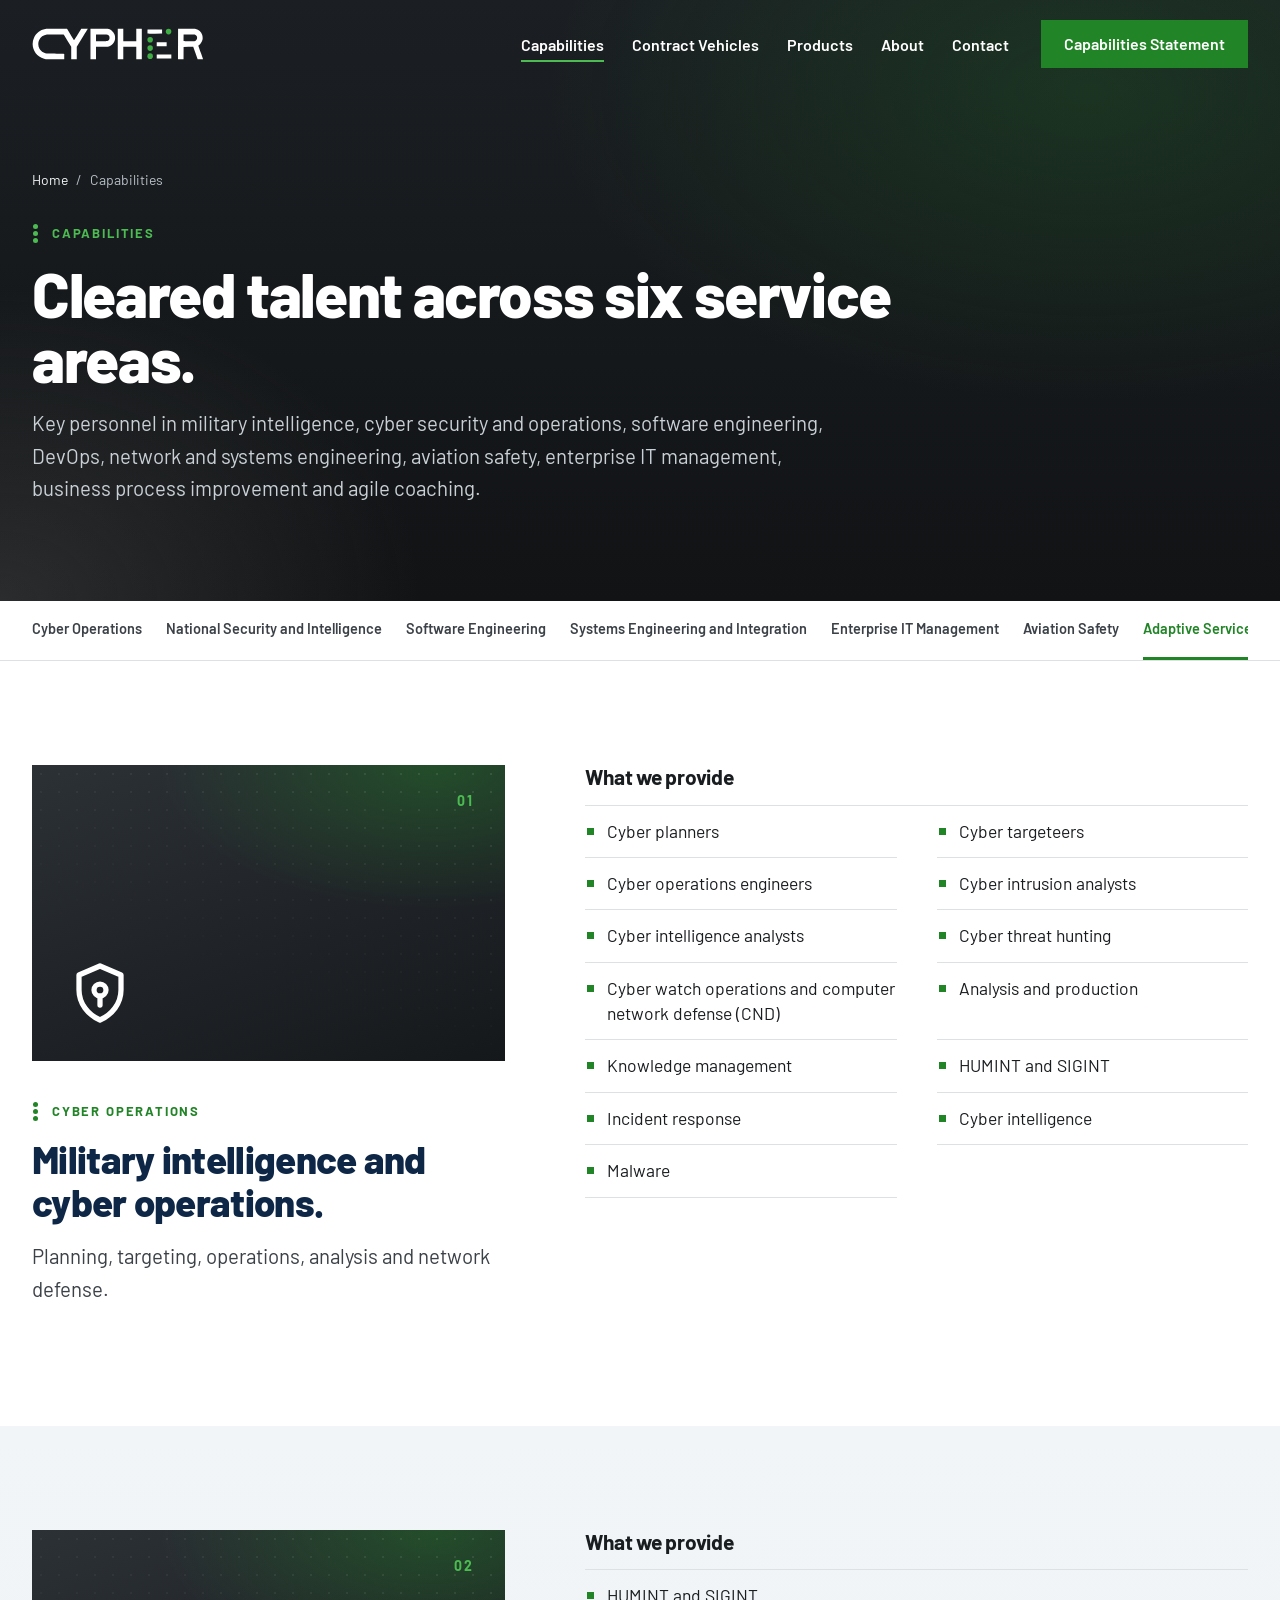
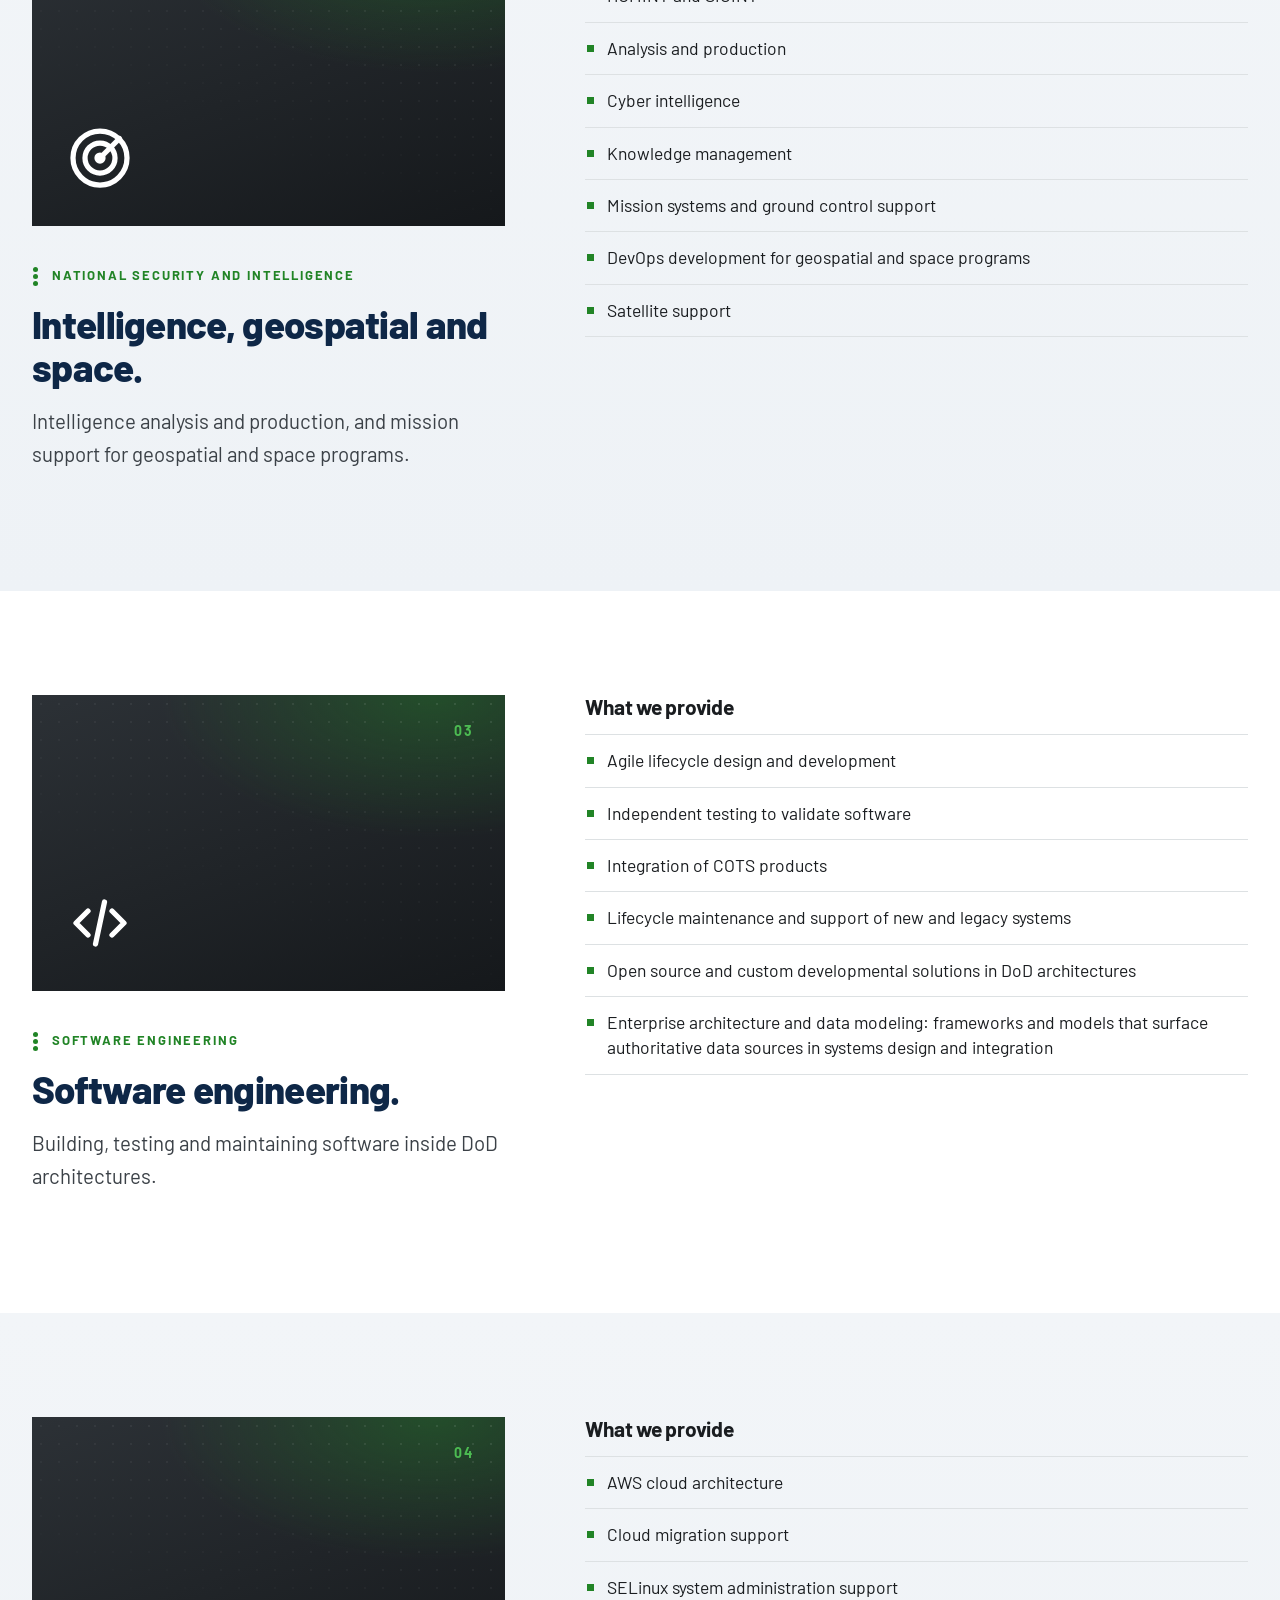
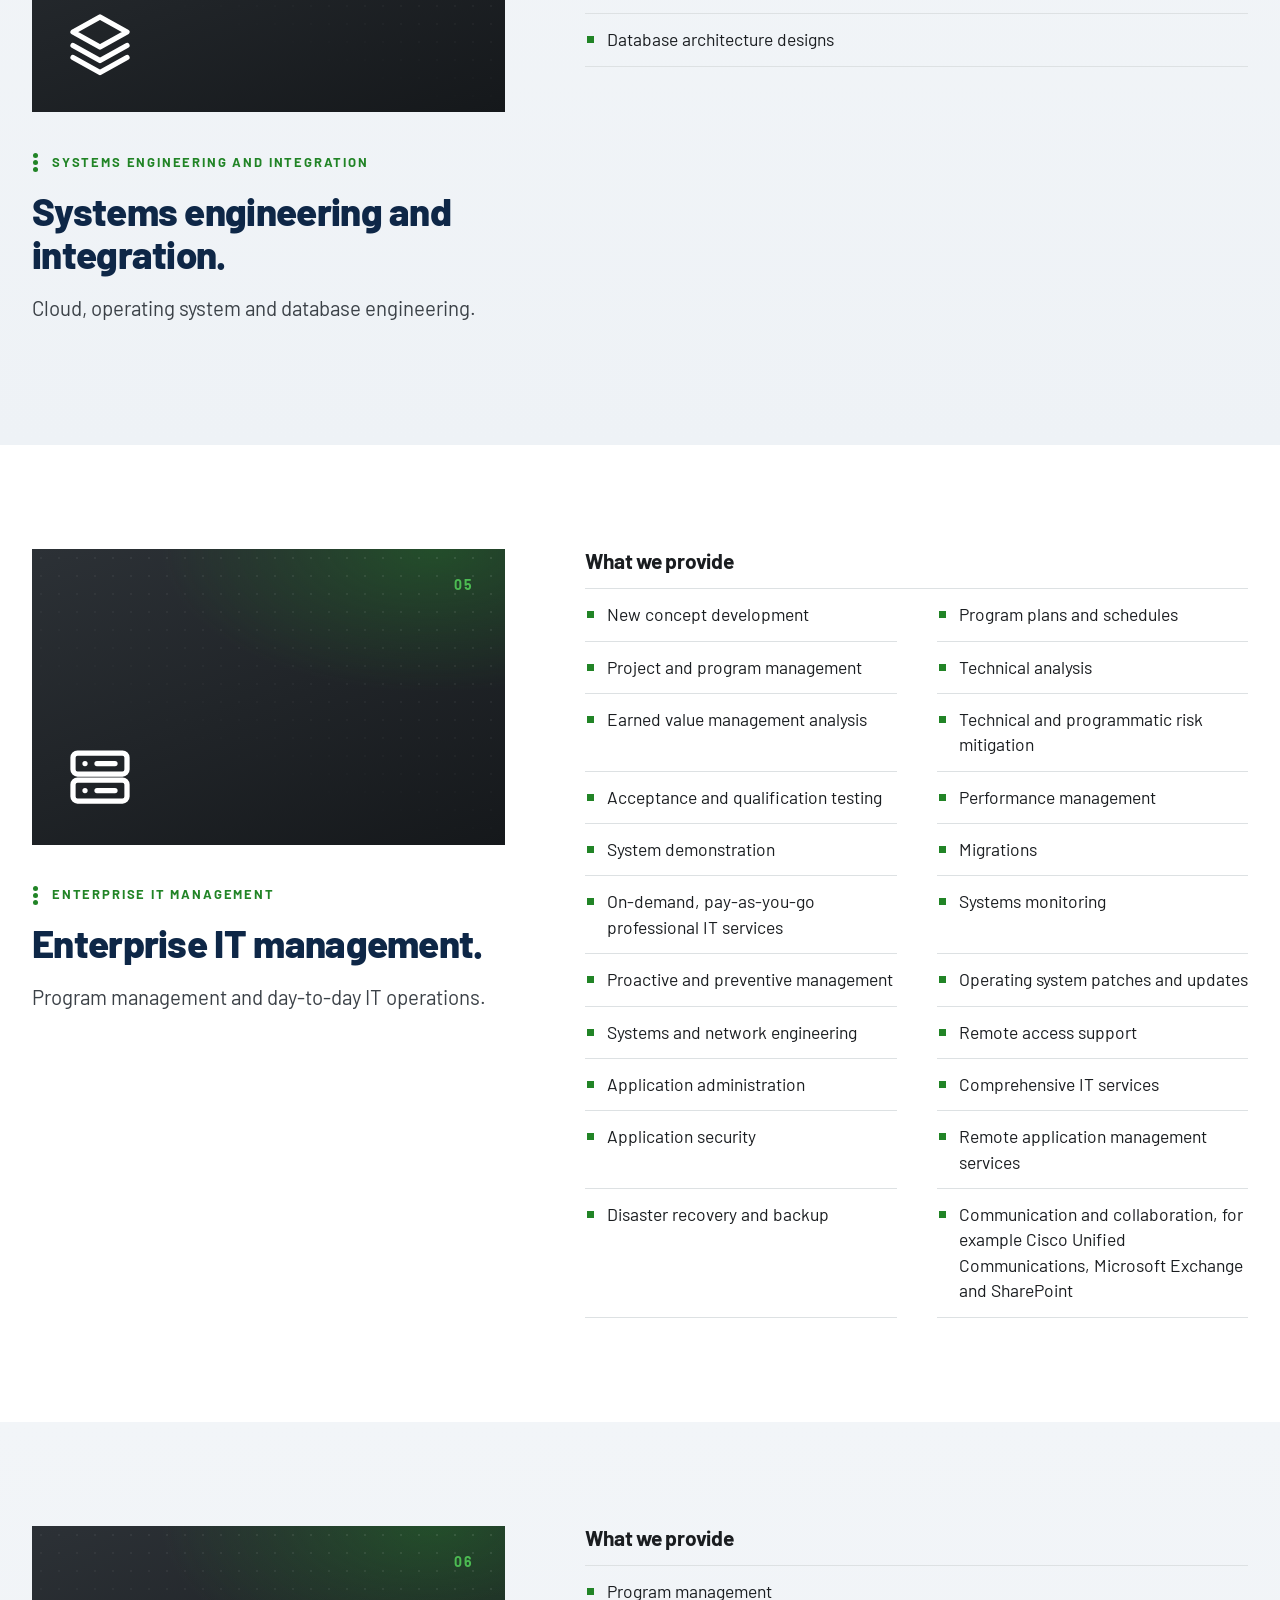
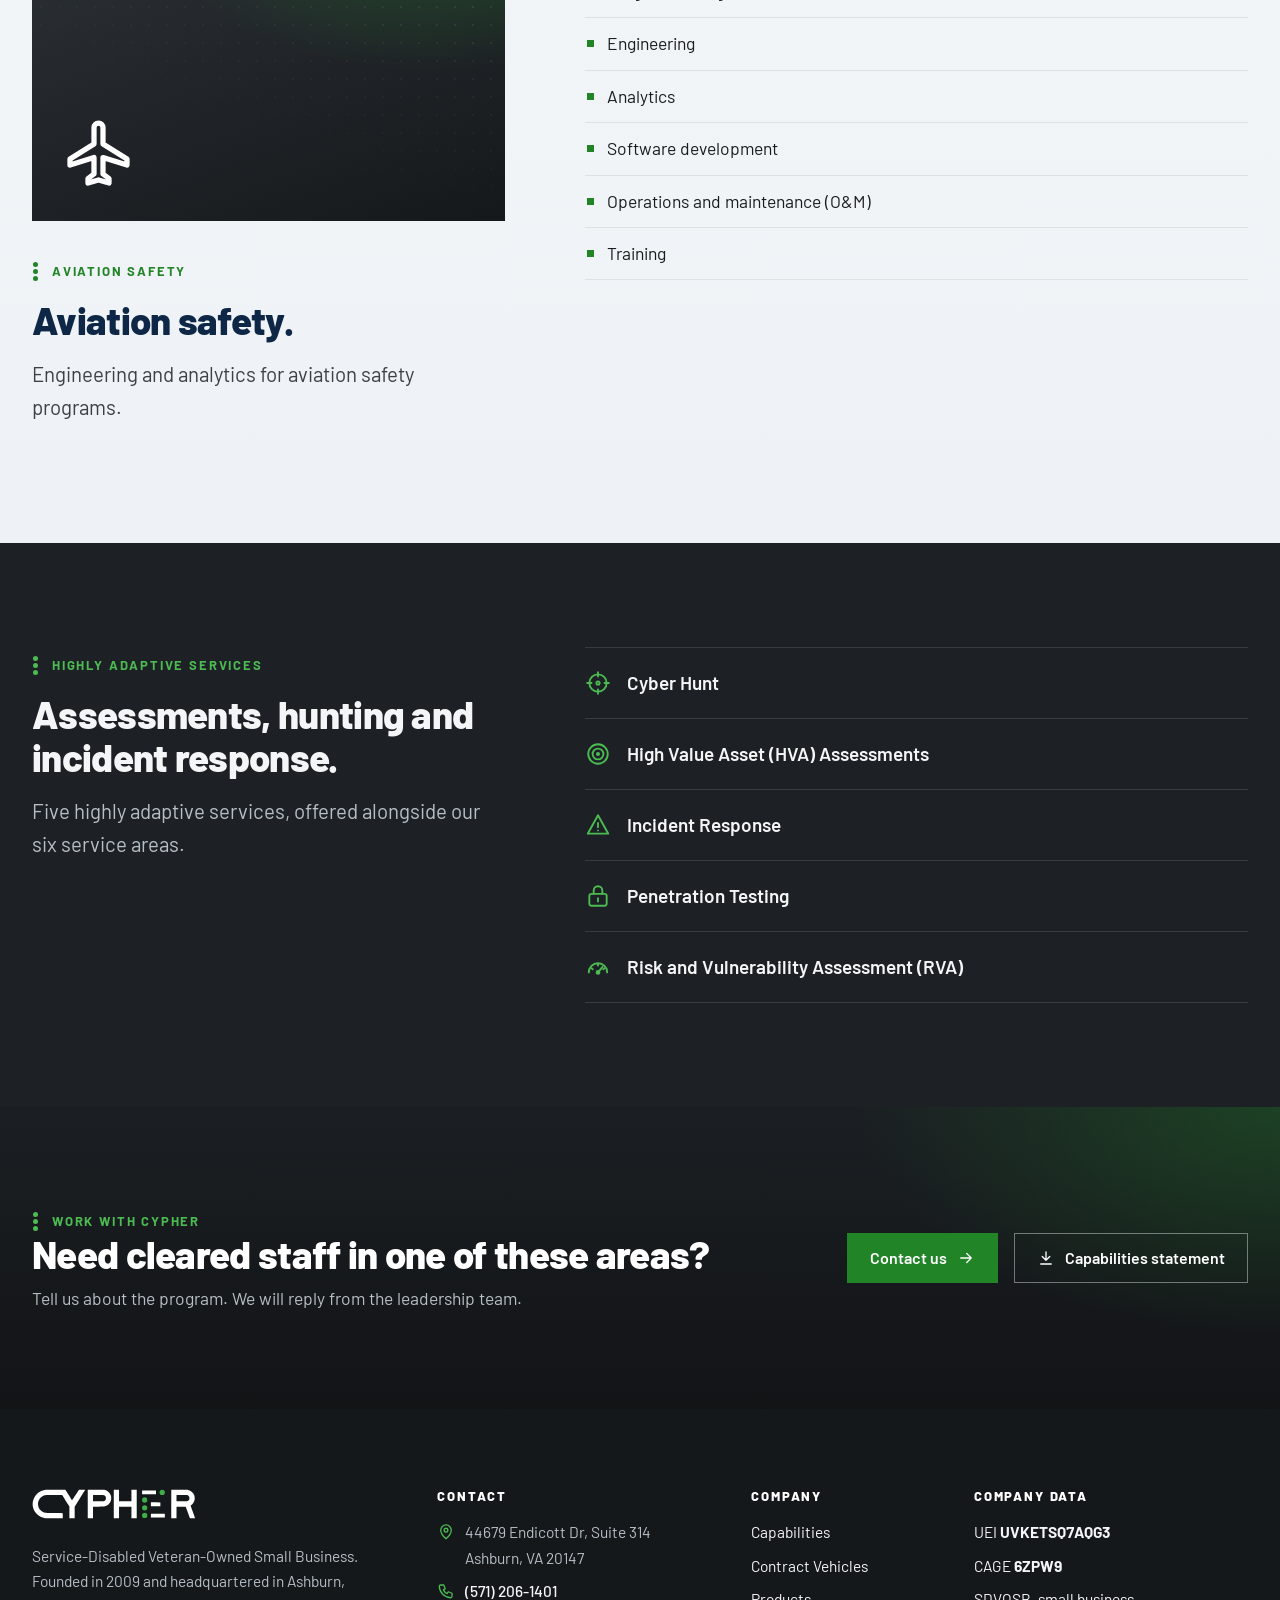
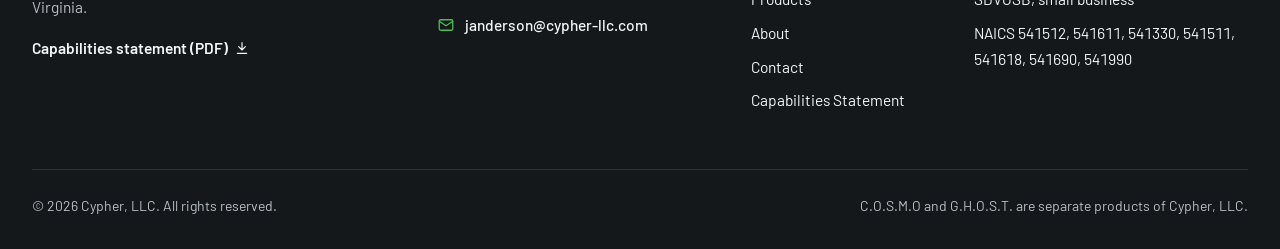
<file: services.html>
<!doctype html>
<html lang="en">
<head>
<meta charset="utf-8">
<meta name="viewport" content="width=device-width, initial-scale=1">
<title>Capabilities | Cypher, LLC</title>
<meta name="description" content="Cypher capabilities: cyber operations, national security and intelligence, software engineering, systems engineering and integration, enterprise IT management, aviation safety, and adaptive services.">
<meta name="theme-color" content="#15181b">
<link rel="icon" href="assets/img/favicon.svg" type="image/svg+xml">
<link rel="preload" href="assets/fonts/barlow-600.woff2" as="font" type="font/woff2" crossorigin>
<link rel="preload" href="assets/fonts/barlow-800.woff2" as="font" type="font/woff2" crossorigin>
<link rel="stylesheet" href="css/site.css">
<script>(function(d){d.className+=" js";try{if(!matchMedia("(prefers-reduced-motion: reduce)").matches&&"IntersectionObserver" in window)d.className+=" motion"}catch(e){}})(document.documentElement);</script>
</head>
<body>
<a class="skip" href="#main">Skip to content</a>
<svg width="0" height="0" style="position:absolute" aria-hidden="true" focusable="false"><symbol id="i-shield" viewBox="0 0 24 24" fill="none" stroke="currentColor" stroke-width="1.75" stroke-linecap="round" stroke-linejoin="round"><path d="M12 3l7 3v5c0 4.5-3 8.3-7 10-4-1.7-7-5.5-7-10V6l7-3z"/><circle cx="12" cy="11" r="2"/><path d="M12 13v3"/></symbol><symbol id="i-radar" viewBox="0 0 24 24" fill="none" stroke="currentColor" stroke-width="1.75" stroke-linecap="round" stroke-linejoin="round"><circle cx="12" cy="12" r="9"/><circle cx="12" cy="12" r="5"/><path d="M12 12l6.5-6.5"/><circle cx="12" cy="12" r="1"/></symbol><symbol id="i-code" viewBox="0 0 24 24" fill="none" stroke="currentColor" stroke-width="1.75" stroke-linecap="round" stroke-linejoin="round"><path d="M8 8l-4 4 4 4M16 8l4 4-4 4M13.5 5l-3 14"/></symbol><symbol id="i-layers" viewBox="0 0 24 24" fill="none" stroke="currentColor" stroke-width="1.75" stroke-linecap="round" stroke-linejoin="round"><path d="M12 3l9 5-9 5-9-5 9-5z"/><path d="M3 12.5l9 5 9-5"/><path d="M3 16.5l9 5 9-5"/></symbol><symbol id="i-server" viewBox="0 0 24 24" fill="none" stroke="currentColor" stroke-width="1.75" stroke-linecap="round" stroke-linejoin="round"><rect x="3" y="4" width="18" height="7" rx="1.5"/><rect x="3" y="13" width="18" height="7" rx="1.5"/><path d="M7 7.5h.01M7 16.5h.01M11 7.5h6M11 16.5h6"/></symbol><symbol id="i-plane" viewBox="0 0 24 24" fill="none" stroke="currentColor" stroke-width="1.75" stroke-linecap="round" stroke-linejoin="round"><path d="M21 16v-2l-8-5V3.5a1.5 1.5 0 0 0-3 0V9l-8 5v2l8-2.5V19l-2 1.5V22l3.5-1 3.5 1v-1.5L13 19v-5.5l8 2.5z"/></symbol><symbol id="i-arrow" viewBox="0 0 24 24" fill="none" stroke="currentColor" stroke-width="1.75" stroke-linecap="round" stroke-linejoin="round"><path d="M5 12h14M13 6l6 6-6 6"/></symbol><symbol id="i-left" viewBox="0 0 24 24" fill="none" stroke="currentColor" stroke-width="1.75" stroke-linecap="round" stroke-linejoin="round"><path d="M15 6l-6 6 6 6"/></symbol><symbol id="i-right" viewBox="0 0 24 24" fill="none" stroke="currentColor" stroke-width="1.75" stroke-linecap="round" stroke-linejoin="round"><path d="M9 6l6 6-6 6"/></symbol><symbol id="i-pause" viewBox="0 0 24 24" fill="none" stroke="currentColor" stroke-width="1.75" stroke-linecap="round" stroke-linejoin="round"><path d="M9 6v12M15 6v12"/></symbol><symbol id="i-play" viewBox="0 0 24 24" fill="none" stroke="currentColor" stroke-width="1.75" stroke-linecap="round" stroke-linejoin="round"><path d="M8 5l11 7-11 7V5z"/></symbol><symbol id="i-phone" viewBox="0 0 24 24" fill="none" stroke="currentColor" stroke-width="1.75" stroke-linecap="round" stroke-linejoin="round"><path d="M5 4h4l2 5-2.5 1.5a11 11 0 0 0 5 5L15 13l5 2v4a2 2 0 0 1-2 2A16 16 0 0 1 3 6a2 2 0 0 1 2-2"/></symbol><symbol id="i-mail" viewBox="0 0 24 24" fill="none" stroke="currentColor" stroke-width="1.75" stroke-linecap="round" stroke-linejoin="round"><rect x="3" y="5" width="18" height="14" rx="2"/><path d="M3 7l9 6 9-6"/></symbol><symbol id="i-pin" viewBox="0 0 24 24" fill="none" stroke="currentColor" stroke-width="1.75" stroke-linecap="round" stroke-linejoin="round"><path d="M12 21s-7-6.2-7-11.5A7 7 0 0 1 19 9.5C19 14.8 12 21 12 21z"/><circle cx="12" cy="9.5" r="2.5"/></symbol><symbol id="i-download" viewBox="0 0 24 24" fill="none" stroke="currentColor" stroke-width="1.75" stroke-linecap="round" stroke-linejoin="round"><path d="M12 4v11M7 10l5 5 5-5M5 20h14"/></symbol><symbol id="i-star" viewBox="0 0 24 24" fill="none" stroke="currentColor" stroke-width="1.75" stroke-linecap="round" stroke-linejoin="round"><path d="M12 3l2.6 5.3 5.9.9-4.3 4.1 1 5.8L12 16.4l-5.2 2.7 1-5.8-4.3-4.1 5.9-.9L12 3z"/></symbol><symbol id="i-calendar" viewBox="0 0 24 24" fill="none" stroke="currentColor" stroke-width="1.75" stroke-linecap="round" stroke-linejoin="round"><rect x="3" y="5" width="18" height="16" rx="2"/><path d="M3 10h18M8 3v4M16 3v4"/></symbol><symbol id="i-id" viewBox="0 0 24 24" fill="none" stroke="currentColor" stroke-width="1.75" stroke-linecap="round" stroke-linejoin="round"><rect x="3" y="5" width="18" height="14" rx="2"/><circle cx="9" cy="11" r="2"/><path d="M6 16c.6-1.5 1.8-2 3-2s2.4.5 3 2M14 10h4M14 14h3"/></symbol><symbol id="i-hash" viewBox="0 0 24 24" fill="none" stroke="currentColor" stroke-width="1.75" stroke-linecap="round" stroke-linejoin="round"><path d="M5 9h14M5 15h14M10 4L8 20M16 4l-2 16"/></symbol><symbol id="i-award" viewBox="0 0 24 24" fill="none" stroke="currentColor" stroke-width="1.75" stroke-linecap="round" stroke-linejoin="round"><circle cx="12" cy="9" r="6"/><path d="M8.5 14L7 21l5-3 5 3-1.5-7"/></symbol><symbol id="i-lockshield" viewBox="0 0 24 24" fill="none" stroke="currentColor" stroke-width="1.75" stroke-linecap="round" stroke-linejoin="round"><path d="M12 3l7 3v5c0 4.5-3 8.3-7 10-4-1.7-7-5.5-7-10V6l7-3z"/><path d="M9 12l2 2 4-4"/></symbol><symbol id="i-crosshair" viewBox="0 0 24 24" fill="none" stroke="currentColor" stroke-width="1.75" stroke-linecap="round" stroke-linejoin="round"><circle cx="12" cy="12" r="8"/><path d="M12 2v4M12 18v4M2 12h4M18 12h4"/><circle cx="12" cy="12" r="1.5"/></symbol><symbol id="i-target" viewBox="0 0 24 24" fill="none" stroke="currentColor" stroke-width="1.75" stroke-linecap="round" stroke-linejoin="round"><circle cx="12" cy="12" r="9"/><circle cx="12" cy="12" r="5"/><circle cx="12" cy="12" r="1"/></symbol><symbol id="i-alert" viewBox="0 0 24 24" fill="none" stroke="currentColor" stroke-width="1.75" stroke-linecap="round" stroke-linejoin="round"><path d="M12 3l9.5 17h-19L12 3z"/><path d="M12 10v4M12 17h.01"/></symbol><symbol id="i-lock" viewBox="0 0 24 24" fill="none" stroke="currentColor" stroke-width="1.75" stroke-linecap="round" stroke-linejoin="round"><rect x="4" y="10" width="16" height="11" rx="2"/><path d="M8 10V7a4 4 0 0 1 8 0v3M12 14v3"/></symbol><symbol id="i-gauge" viewBox="0 0 24 24" fill="none" stroke="currentColor" stroke-width="1.75" stroke-linecap="round" stroke-linejoin="round"><path d="M3.5 17A8.5 8.5 0 0 1 20.5 17"/><path d="M12 17l4.2-5.2"/><circle cx="12" cy="17" r="1.3"/><path d="M6 13.2l1.2.8M12 9.2v1.4M18 13.2l-1.2.8"/></symbol><symbol id="i-menu" viewBox="0 0 24 24" fill="none" stroke="currentColor" stroke-width="1.75" stroke-linecap="round" stroke-linejoin="round"><path d="M4 7h16M4 12h16M4 17h16"/></symbol><symbol id="i-external" viewBox="0 0 24 24" fill="none" stroke="currentColor" stroke-width="1.75" stroke-linecap="round" stroke-linejoin="round"><path d="M14 4h6v6M20 4l-9 9M18 14v5a1 1 0 0 1-1 1H5a1 1 0 0 1-1-1V7a1 1 0 0 1 1-1h5"/></symbol><symbol id="i-bag" viewBox="0 0 24 24" fill="none" stroke="currentColor" stroke-width="1.75" stroke-linecap="round" stroke-linejoin="round"><path d="M5 8h14l-1.5 12h-11L5 8z"/><path d="M9 8V6a3 3 0 0 1 6 0v2"/></symbol><symbol id="i-quote" viewBox="0 0 24 24" fill="none" stroke="currentColor" stroke-width="1.75" stroke-linecap="round" stroke-linejoin="round"><path d="M10 7H6a2 2 0 0 0-2 2v3h5v5H4v-5M20 7h-4a2 2 0 0 0-2 2v3h5v5h-5v-5"/></symbol><symbol id="i-building" viewBox="0 0 24 24" fill="none" stroke="currentColor" stroke-width="1.75" stroke-linecap="round" stroke-linejoin="round"><path d="M4 21V5a1 1 0 0 1 1-1h9a1 1 0 0 1 1 1v16M15 9h4a1 1 0 0 1 1 1v11M2 21h20M8 8h3M8 12h3M8 16h3"/></symbol></svg>

<!-- ===== HEADER (the same block is repeated on every page) ===== -->
<header class="site-header">
  <div class="wrap">
    <a class="brand" href="index.html" aria-label="Cypher, LLC home">
      <img class="light-logo" src="assets/img/cypher-logo-white.svg" width="1430" height="260" alt="Cypher">
      <img class="dark-logo" src="assets/img/cypher-logo.svg" width="1430" height="260" alt="" aria-hidden="true">
    </a>
    <button class="menu-btn" type="button" aria-expanded="false" aria-controls="site-nav"><svg class="" aria-hidden="true" focusable="false"><use href="#i-menu"/></svg>Menu</button>
    <nav class="nav" id="site-nav" aria-label="Main">
      <ul>
        <li><a href="services.html" aria-current="page">Capabilities</a></li>
        <li><a href="contract-vehicles.html">Contract Vehicles</a></li>
        <li><a href="products.html">Products</a></li>
        <li><a href="about.html">About</a></li>
        <li><a href="contact.html">Contact</a></li>
      </ul>
      <a class="btn btn-primary" href="capabilities.html">Capabilities Statement</a>
    </nav>
  </div>
</header>
<main id="main">
  <section class="page-hero">
    <div class="bg bg-glow"></div>
    <div class="wrap">
      <nav class="crumbs" aria-label="Breadcrumb"><a href="index.html">Home</a><span aria-hidden="true">/</span><span aria-current="page">Capabilities</span></nav>
      <p class="eyebrow reveal">Capabilities</p>
      <h1 class="reveal" style="--i:1">Cleared talent across six service areas.</h1>
      <p class="lead reveal" style="--i:2">Key personnel in military intelligence, cyber security and operations, software engineering, DevOps, network and systems engineering, aviation safety, enterprise IT management, business process improvement and agile coaching.</p>
    </div>
  </section>
  <nav class="subnav" aria-label="On this page"><div class="wrap"><ul><li><a href="#cyber">Cyber Operations</a></li><li><a href="#intel">National Security and Intelligence</a></li><li><a href="#software">Software Engineering</a></li><li><a href="#systems">Systems Engineering and Integration</a></li><li><a href="#enterprise">Enterprise IT Management</a></li><li><a href="#aviation">Aviation Safety</a></li><li><a href="#adaptive">Adaptive Services</a></li></ul></div></nav>
  <section class="section" id="cyber">
    <div class="wrap split">
      <div class="reveal">
        <div class="art area-art"><div class="fill"></div><svg class="ico" aria-hidden="true" focusable="false"><use href="#i-shield"/></svg><span class="no">01</span></div>
        <p class="eyebrow">Cyber Operations</p>
        <h2>Military intelligence and cyber operations.</h2>
        <p class="lead">Planning, targeting, operations, analysis and network defense.</p>
      </div>
      <div class="reveal" style="--i:1">
        <h3>What we provide</h3>
        <ul class="bullets two"><li>Cyber planners</li><li>Cyber targeteers</li><li>Cyber operations engineers</li><li>Cyber intrusion analysts</li><li>Cyber intelligence analysts</li><li>Cyber threat hunting</li><li>Cyber watch operations and computer network defense (CND)</li><li>Analysis and production</li><li>Knowledge management</li><li>HUMINT and SIGINT</li><li>Incident response</li><li>Cyber intelligence</li><li>Malware</li></ul>
      </div>
    </div>
  </section>
  <section class="section tint" id="intel">
    <div class="wrap split">
      <div class="reveal">
        <div class="art area-art"><div class="fill"></div><svg class="ico" aria-hidden="true" focusable="false"><use href="#i-radar"/></svg><span class="no">02</span></div>
        <p class="eyebrow">National Security and Intelligence</p>
        <h2>Intelligence, geospatial and space.</h2>
        <p class="lead">Intelligence analysis and production, and mission support for geospatial and space programs.</p>
      </div>
      <div class="reveal" style="--i:1">
        <h3>What we provide</h3>
        <ul class="bullets"><li>HUMINT and SIGINT</li><li>Analysis and production</li><li>Cyber intelligence</li><li>Knowledge management</li><li>Mission systems and ground control support</li><li>DevOps development for geospatial and space programs</li><li>Satellite support</li></ul>
      </div>
    </div>
  </section>
  <section class="section" id="software">
    <div class="wrap split">
      <div class="reveal">
        <div class="art area-art"><div class="fill"></div><svg class="ico" aria-hidden="true" focusable="false"><use href="#i-code"/></svg><span class="no">03</span></div>
        <p class="eyebrow">Software Engineering</p>
        <h2>Software engineering.</h2>
        <p class="lead">Building, testing and maintaining software inside DoD architectures.</p>
      </div>
      <div class="reveal" style="--i:1">
        <h3>What we provide</h3>
        <ul class="bullets"><li>Agile lifecycle design and development</li><li>Independent testing to validate software</li><li>Integration of COTS products</li><li>Lifecycle maintenance and support of new and legacy systems</li><li>Open source and custom developmental solutions in DoD architectures</li><li>Enterprise architecture and data modeling: frameworks and models that surface authoritative data sources in systems design and integration</li></ul>
      </div>
    </div>
  </section>
  <section class="section tint" id="systems">
    <div class="wrap split">
      <div class="reveal">
        <div class="art area-art"><div class="fill"></div><svg class="ico" aria-hidden="true" focusable="false"><use href="#i-layers"/></svg><span class="no">04</span></div>
        <p class="eyebrow">Systems Engineering and Integration</p>
        <h2>Systems engineering and integration.</h2>
        <p class="lead">Cloud, operating system and database engineering.</p>
      </div>
      <div class="reveal" style="--i:1">
        <h3>What we provide</h3>
        <ul class="bullets"><li>AWS cloud architecture</li><li>Cloud migration support</li><li>SELinux system administration support</li><li>Database architecture designs</li></ul>
      </div>
    </div>
  </section>
  <section class="section" id="enterprise">
    <div class="wrap split">
      <div class="reveal">
        <div class="art area-art"><div class="fill"></div><svg class="ico" aria-hidden="true" focusable="false"><use href="#i-server"/></svg><span class="no">05</span></div>
        <p class="eyebrow">Enterprise IT Management</p>
        <h2>Enterprise IT management.</h2>
        <p class="lead">Program management and day-to-day IT operations.</p>
      </div>
      <div class="reveal" style="--i:1">
        <h3>What we provide</h3>
        <ul class="bullets two"><li>New concept development</li><li>Program plans and schedules</li><li>Project and program management</li><li>Technical analysis</li><li>Earned value management analysis</li><li>Technical and programmatic risk mitigation</li><li>Acceptance and qualification testing</li><li>Performance management</li><li>System demonstration</li><li>Migrations</li><li>On-demand, pay-as-you-go professional IT services</li><li>Systems monitoring</li><li>Proactive and preventive management</li><li>Operating system patches and updates</li><li>Systems and network engineering</li><li>Remote access support</li><li>Application administration</li><li>Comprehensive IT services</li><li>Application security</li><li>Remote application management services</li><li>Disaster recovery and backup</li><li>Communication and collaboration, for example Cisco Unified Communications, Microsoft Exchange and SharePoint</li></ul>
      </div>
    </div>
  </section>
  <section class="section tint" id="aviation">
    <div class="wrap split">
      <div class="reveal">
        <div class="art area-art"><div class="fill"></div><svg class="ico" aria-hidden="true" focusable="false"><use href="#i-plane"/></svg><span class="no">06</span></div>
        <p class="eyebrow">Aviation Safety</p>
        <h2>Aviation safety.</h2>
        <p class="lead">Engineering and analytics for aviation safety programs.</p>
      </div>
      <div class="reveal" style="--i:1">
        <h3>What we provide</h3>
        <ul class="bullets"><li>Program management</li><li>Engineering</li><li>Analytics</li><li>Software development</li><li>Operations and maintenance (O&amp;M)</li><li>Training</li></ul>
      </div>
    </div>
  </section>
  <section class="section dark" id="adaptive">
    <div class="wrap split">
      <div class="reveal">
        <p class="eyebrow">Highly adaptive services</p>
        <h2>Assessments, hunting and incident response.</h2>
        <p class="lead">Five highly adaptive services, offered alongside our six service areas.</p>
      </div>
      <ul class="svc-list" data-stagger><li><svg class="" aria-hidden="true" focusable="false"><use href="#i-crosshair"/></svg>Cyber Hunt</li><li><svg class="" aria-hidden="true" focusable="false"><use href="#i-target"/></svg>High Value Asset (HVA) Assessments</li><li><svg class="" aria-hidden="true" focusable="false"><use href="#i-alert"/></svg>Incident Response</li><li><svg class="" aria-hidden="true" focusable="false"><use href="#i-lock"/></svg>Penetration Testing</li><li><svg class="" aria-hidden="true" focusable="false"><use href="#i-gauge"/></svg>Risk and Vulnerability Assessment (RVA)</li></ul>
    </div>
  </section>
  <section class="cta">
    <div class="bg bg-glow"></div>
    <div class="wrap">
      <div class="reveal">
        <p class="eyebrow">Work with Cypher</p>
        <h2>Need cleared staff in one of these areas?</h2>
        <p>Tell us about the program. We will reply from the leadership team.</p>
      </div>
      <div class="btn-row reveal" style="--i:1">
        <a class="btn btn-primary" href="contact.html">Contact us <svg class="" aria-hidden="true" focusable="false"><use href="#i-arrow"/></svg></a>
        <a class="btn btn-outline" href="assets/Cypher-Capabilities-Statement.pdf"><svg class="" aria-hidden="true" focusable="false"><use href="#i-download"/></svg> Capabilities statement</a>
      </div>
    </div>
  </section>
</main>

<!-- ===== FOOTER (the same block is repeated on every page) ===== -->
<footer class="site-footer">
  <div class="wrap">
    <div class="top">
      <div>
        <img class="logo" src="assets/img/cypher-logo-white.svg" width="1430" height="260" alt="Cypher">
        <p>Service-Disabled Veteran-Owned Small Business. Founded in 2009 and headquartered in Ashburn, Virginia.</p>
        <p><a class="more" href="assets/Cypher-Capabilities-Statement.pdf">Capabilities statement (PDF) <svg class="" aria-hidden="true" focusable="false"><use href="#i-download"/></svg></a></p>
      </div>
      <div>
        <h2>Contact</h2>
        <ul class="lines">
          <li><svg class="" aria-hidden="true" focusable="false"><use href="#i-pin"/></svg><span>44679 Endicott Dr, Suite 314<br>Ashburn, VA 20147</span></li>
          <li><svg class="" aria-hidden="true" focusable="false"><use href="#i-phone"/></svg><a href="tel:+15712061401">(571) 206-1401</a></li>
          <li><svg class="" aria-hidden="true" focusable="false"><use href="#i-mail"/></svg><a href="mailto:janderson@cypher-llc.com">janderson@cypher-llc.com</a></li>
        </ul>
      </div>
      <div>
        <h2>Company</h2>
        <ul>
          <li><a href="services.html">Capabilities</a></li>
          <li><a href="contract-vehicles.html">Contract Vehicles</a></li>
          <li><a href="products.html">Products</a></li>
          <li><a href="about.html">About</a></li>
          <li><a href="contact.html">Contact</a></li>
          <li><a href="capabilities.html">Capabilities Statement</a></li>
        </ul>
      </div>
      <div>
        <h2>Company data</h2>
        <ul class="codes">
          <li>UEI <b>UVKETSQ7AQG3</b></li>
          <li>CAGE <b>6ZPW9</b></li>
          <li>SDVOSB, small business</li>
          <li>NAICS 541512, 541611, 541330, 541511, 541618, 541690, 541990</li>
        </ul>
      </div>
    </div>
    <div class="bottom"><span>&copy; 2026 Cypher, LLC. All rights reserved.</span><span>C.O.S.M.O and G.H.O.S.T. are separate products of Cypher, LLC.</span></div>
  </div>
</footer>
<script src="js/site.js"></script>
</body>
</html>
</file>
<file: css/site.css>
/* =====================================================================
   Cypher, LLC website styles. One file for every page.
   Brand colors are the Cypher logo's own: charcoal #404040 and green #218426.
   Change colors in :root only. Spacing follows an 8px scale (--s1 ... --s15).
   Sections: base, header, hero slider, device mockups, page sections,
   footer, MOTION, and STATEMENT (the printable capabilities statement).
   ===================================================================== */

@font-face { font-family: "Barlow"; src: url("../assets/fonts/barlow-400.woff2") format("woff2"); font-weight: 400; font-display: swap; }
@font-face { font-family: "Barlow"; src: url("../assets/fonts/barlow-500.woff2") format("woff2"); font-weight: 500; font-display: swap; }
@font-face { font-family: "Barlow"; src: url("../assets/fonts/barlow-600.woff2") format("woff2"); font-weight: 600; font-display: swap; }
@font-face { font-family: "Barlow"; src: url("../assets/fonts/barlow-700.woff2") format("woff2"); font-weight: 700; font-display: swap; }
@font-face { font-family: "Barlow"; src: url("../assets/fonts/barlow-800.woff2") format("woff2"); font-weight: 800; font-display: swap; }

:root {
  --green: #218426;          /* logo green, sampled from the capabilities PDF */
  --green-dark: #1a6b1e;     /* hover */
  --green-bright: #4cbb52;   /* green on dark backgrounds */
  --logo-grey: #404040;      /* logo charcoal */
  --c900: #15181b; --c800: #1d2125; --c700: #272c31; --c600: #343a40;
  --paper: #ffffff; --paper-2: #f3f4f2; --line: #dde1e3; --line-dark: rgba(255,255,255,.12);
  --ink: #1a1d20; --body: #3b4147; --muted: #5a626a;
  --on-dark: #f3f5f6; --on-dark-muted: #b7bfc6;
  --s1: 8px; --s2: 16px; --s3: 24px; --s4: 32px; --s5: 40px; --s6: 48px; --s8: 64px; --s10: 80px; --s12: 96px; --s13: 104px; --s15: 120px;
  --radius: 8px; --radius-sm: 6px;
  --max: 1240px;
  --header: 88px;
  --ease: cubic-bezier(.2, .7, .2, 1);
  --shadow-1: 0 1px 2px rgba(16,24,32,.06), 0 2px 8px rgba(16,24,32,.06);
  --shadow-2: 0 2px 4px rgba(16,24,32,.06), 0 14px 36px rgba(16,24,32,.13);
  --font: "Barlow", system-ui, -apple-system, "Segoe UI", Roboto, Arial, sans-serif;
}

*, *::before, *::after { box-sizing: border-box; }
html { -webkit-text-size-adjust: 100%; scroll-behavior: smooth; scroll-padding-top: 84px; }
body { margin: 0; background: var(--paper); color: var(--body); font: 400 17.5px/1.65 var(--font); -webkit-font-smoothing: antialiased; overflow-x: hidden; }
img, svg { display: block; max-width: 100%; }
img { height: auto; }
a { color: var(--green); text-decoration: none; }
a:hover { color: var(--green-dark); }
:focus-visible { outline: 3px solid var(--green-bright); outline-offset: 3px; border-radius: 0; }
p { margin: 0 0 var(--s2); }
h1, h2, h3, h4 { color: var(--ink); margin: 0 0 var(--s2); line-height: 1.12; font-weight: 700; letter-spacing: -0.012em; }
h1 { font-size: clamp(38px, 2.2rem + 2.2vw, 62px); font-weight: 800; letter-spacing: -0.022em; line-height: 1.05; }
h2 { font-size: clamp(30px, 1.6rem + 1vw, 40px); font-weight: 800; letter-spacing: -0.018em; }
h3 { font-size: 21px; }
ul, ol { margin: 0; padding: 0; list-style: none; }
main { overflow-x: clip; }
.sr { position: absolute; width: 1px; height: 1px; overflow: hidden; clip: rect(0 0 0 0); white-space: nowrap; }
.skip { position: absolute; left: -9999px; top: 8px; z-index: 100; background: var(--green); color: #fff; padding: 12px 16px; border-radius: 0; }
.skip:focus { left: 16px; color: #fff; }
.edit { background: #fff1a8; color: #3b2f00; padding: 0 .25em; border-radius: 0; font-weight: 600; } /* [EDIT: ...] placeholders */

.wrap { width: 100%; max-width: calc(var(--max) + 48px); margin: 0 auto; padding: 0 var(--s3); }
@media (min-width: 1100px) { .wrap { padding: 0 var(--s4); max-width: calc(var(--max) + 64px); } }

/* Sections alternate white / off-white / dark */
.section { padding: var(--s8) 0; }
@media (min-width: 960px) { .section { padding: var(--s13) 0; } }
.section.tint { background: var(--paper-2); }
.dark { background: var(--c800); color: var(--on-dark-muted); }
.dark h1, .dark h2, .dark h3, .dark h4 { color: var(--on-dark); }
.dark a:not(.btn) { color: var(--green-bright); }
.dark a:not(.btn):hover { color: #7ad47f; }
.split { display: grid; gap: var(--s5); grid-template-columns: minmax(0, 1fr); }
@media (min-width: 960px) { .split { grid-template-columns: minmax(0, 5fr) minmax(0, 7fr); gap: var(--s10); } .split.even { grid-template-columns: repeat(2, minmax(0, 1fr)); } }

.eyebrow { display: inline-flex; align-items: center; gap: 10px; font-size: 13px; font-weight: 700; letter-spacing: .14em; text-transform: uppercase; color: var(--green); margin: 0 0 var(--s2); }
.eyebrow::before { content: ""; width: 6px; height: 22px; flex: none; background: radial-gradient(circle, currentColor 2.6px, transparent 3px) 0 0 / 6px 8px repeat-y; }
.dark .eyebrow, .hero .eyebrow, .page-hero .eyebrow, .cta .eyebrow { color: var(--green-bright); }
.lead { font-size: clamp(18px, 1rem + .35vw, 21px); line-height: 1.6; color: var(--body); }
.dark .lead { color: var(--on-dark-muted); }
.head { max-width: 760px; margin-bottom: var(--s6); }
.head p:last-child { margin-bottom: 0; }
.head-row { display: flex; flex-wrap: wrap; justify-content: space-between; align-items: flex-end; gap: var(--s3); margin-bottom: var(--s6); }
.head-row .head { margin-bottom: 0; }

/* Buttons and links */
.btn { display: inline-flex; align-items: center; gap: 10px; font: 600 16px/1 var(--font); padding: 15px 22px; border-radius: 0; border: 1.5px solid transparent; cursor: pointer; transition: background .2s, border-color .2s, color .2s, transform .2s var(--ease), box-shadow .2s; white-space: nowrap; }
.btn svg { width: 18px; height: 18px; transition: transform .2s var(--ease); }
.btn:hover svg { transform: translateX(3px); }
.btn-primary { background: var(--green); color: #fff; }
.btn-primary:hover { background: var(--green-dark); color: #fff; transform: translateY(-1px); box-shadow: 0 8px 20px rgba(33,132,38,.28); }
.btn-outline { border-color: #c4cacf; color: var(--ink); background: #fff; }
.btn-outline:hover { border-color: var(--ink); color: var(--ink); }
.dark .btn-outline, .hero .btn-outline, .cta .btn-outline, .page-hero .btn-outline { background: transparent; border-color: rgba(255,255,255,.4); color: #fff; }
.dark .btn-outline:hover, .hero .btn-outline:hover, .cta .btn-outline:hover, .page-hero .btn-outline:hover { border-color: #fff; color: #fff; background: rgba(255,255,255,.07); }
.btn-row { display: flex; flex-wrap: wrap; gap: var(--s2); align-items: center; }
.more { display: inline-flex; align-items: center; gap: 6px; font-weight: 600; }
.more svg { width: 16px; height: 16px; transition: transform .2s var(--ease); }
a:hover .more svg, .more:hover svg { transform: translateX(4px); }

/* ---------- Header: fixed, transparent over the dark hero, solid after scrolling ---------- */
.site-header { position: fixed; top: 0; left: 0; right: 0; z-index: 50; transition: background .3s, box-shadow .3s; }
.site-header .wrap { display: flex; align-items: center; justify-content: space-between; gap: var(--s3); height: var(--header); transition: height .3s var(--ease); }
.brand { position: relative; display: block; width: 172px; transition: width .3s var(--ease); }
.brand img { width: 100%; height: auto; transition: opacity .3s; }
.brand .dark-logo { position: absolute; inset: 0; opacity: 0; }
.nav { display: flex; align-items: center; gap: var(--s4); }
.nav ul { display: flex; gap: 28px; }
.nav ul a { position: relative; color: #fff; font-weight: 600; font-size: 16px; padding: 8px 0; transition: color .2s; }
.nav ul a::after { content: ""; position: absolute; left: 0; right: 0; bottom: 0; height: 2px; background: var(--green-bright); transform: scaleX(0); transform-origin: left; transition: transform .25s var(--ease); }
.nav ul a:hover::after, .nav ul a[aria-current="page"]::after { transform: scaleX(1); }
.nav ul a:hover { color: #fff; }
.site-header.solid { background: rgba(255,255,255,.98); box-shadow: 0 1px 0 var(--line), 0 8px 24px rgba(16,24,32,.07); }
.site-header.solid .wrap { height: 68px; }
.site-header.solid .brand { width: 148px; }
.site-header.solid .brand .light-logo { opacity: 0; }
.site-header.solid .brand .dark-logo { opacity: 1; }
.site-header.solid .nav ul a { color: var(--ink); }
.site-header.solid .nav ul a:hover { color: var(--green); }
.site-header.solid .nav ul a::after { background: var(--green); }
.menu-btn { display: none; align-items: center; gap: 8px; background: transparent; border: 1.5px solid rgba(255,255,255,.4); border-radius: 0; padding: 9px 13px; font: 600 15px var(--font); color: #fff; cursor: pointer; }
.site-header.solid .menu-btn { color: var(--ink); border-color: var(--line); }
.menu-btn svg { width: 20px; height: 20px; }
@media (max-width: 1099px) {
  :root { --header: 72px; }
  .brand { width: 140px; }
  .site-header.solid .wrap { height: 64px; }
  .site-header.solid .brand { width: 128px; }
  .js .menu-btn { display: inline-flex; }
  .nav { position: absolute; top: 100%; left: 0; right: 0; background: #fff; box-shadow: var(--shadow-2); flex-direction: column; align-items: stretch; gap: 0; padding: var(--s1) var(--s3) var(--s3); }
  .js .nav { display: none; }
  .js .nav.open { display: flex; }
  .nav ul { flex-direction: column; gap: 0; }
  .nav ul a, .site-header.solid .nav ul a { display: block; color: var(--ink); padding: 14px 0; border-bottom: 1px solid var(--line); }
  .nav ul a::after { display: none; }
  .nav ul a[aria-current="page"] { color: var(--green); }
  .nav .btn { margin-top: var(--s2); justify-content: center; }
  html:not(.js) .site-header { position: absolute; }
  html:not(.js) .site-header .wrap { flex-wrap: wrap; height: auto; padding-top: 14px; padding-bottom: 14px; }
  html:not(.js) .nav { position: static; background: none; box-shadow: none; padding: 0; }
  html:not(.js) .nav ul { flex-direction: row; flex-wrap: wrap; gap: 4px 18px; }
  html:not(.js) .nav ul a { color: #fff; border: 0; padding: 4px 0; }
  html:not(.js) .nav .btn { display: none; }
}

/* ---------- Background layers shared by dark heroes ---------- */
.bg { position: absolute; inset: 0; pointer-events: none; }
.bg-glow { background: radial-gradient(900px 520px at 85% 15%, rgba(33,132,38,.22), transparent 60%), radial-gradient(700px 520px at 0% 100%, rgba(64,64,64,.55), transparent 60%), linear-gradient(180deg, #1b1f23 0%, #111315 100%); }
.bg-dots { inset: -60px 0; background-image: radial-gradient(rgba(255,255,255,.065) 1.2px, transparent 1.6px); background-size: 22px 22px; -webkit-mask-image: linear-gradient(90deg, transparent 5%, #000 60%); mask-image: linear-gradient(90deg, transparent 5%, #000 60%); will-change: transform; }

/* ---------- Hero slider ---------- */
.hero { position: relative; background: var(--c900); color: var(--on-dark-muted); overflow: hidden; }
.slides { position: relative; z-index: 1; display: grid; }
.slide { position: relative; grid-area: 1 / 1; padding: calc(var(--header) + var(--s8)) 0 var(--s15); overflow: hidden; }
.js .slide { opacity: 0; visibility: hidden; transition: opacity 1s ease, visibility 1s; }
.js .slide.is-active { opacity: 1; visibility: visible; }
html:not(.js) .slide:not(:first-child) { display: none; }
/* Optional photo behind a slide: add <div class="slide-photo" style="background-image:url(assets/img/photos/x.jpg)"></div> as the slide's first child (see README) */
.slide-photo { position: absolute; inset: 0; background: center / cover no-repeat; }
.slide-photo::after { content: ""; position: absolute; inset: 0; background: linear-gradient(90deg, rgba(17,19,21,.95) 0%, rgba(17,19,21,.82) 45%, rgba(17,19,21,.5) 100%); }
.slide .wrap { position: relative; display: grid; gap: var(--s6); align-items: center; }
@media (min-width: 1100px) { .slide .wrap { grid-template-columns: minmax(0, 6fr) minmax(0, 6fr); gap: var(--s8); } .slide { min-height: 600px; padding-bottom: var(--s15); } }
.slide .title { color: #fff; font-size: clamp(38px, 2.2rem + 2.2vw, 62px); font-weight: 800; letter-spacing: -0.022em; line-height: 1.04; margin-bottom: var(--s3); max-width: 13em; }
.slide .lead { color: #c9d0d6; max-width: 32em; margin-bottom: var(--s5); }
.slider-ui { position: absolute; z-index: 3; left: 0; right: 0; bottom: var(--s5); }
.slider-ui .wrap { display: flex; align-items: center; gap: var(--s2); }
html:not(.js) .slider-ui { display: none; }
.dots-nav { display: flex; gap: 8px; margin-right: var(--s1); }
.dots-nav button { width: 44px; height: 28px; padding: 0; background: none; border: 0; cursor: pointer; position: relative; }
.dots-nav button::before, .dots-nav button::after { content: ""; position: absolute; left: 0; right: 0; top: 12px; height: 3px; border-radius: 0; background: rgba(255,255,255,.25); }
.dots-nav button::after { background: var(--green-bright); transform: scaleX(0); transform-origin: left; }
.dots-nav button[aria-current="true"]::after { transform: scaleX(1); }
.slider.playing .dots-nav button[aria-current="true"]::after { animation: fill var(--dur, 7s) linear forwards; }
@keyframes fill { from { transform: scaleX(0); } to { transform: scaleX(1); } }
.icon-btn { width: 44px; height: 44px; display: inline-grid; place-items: center; border-radius: 0; border: 1.5px solid rgba(255,255,255,.3); background: transparent; color: #fff; cursor: pointer; transition: border-color .2s, background .2s; }
.icon-btn:hover { border-color: #fff; background: rgba(255,255,255,.08); }
.icon-btn svg { width: 18px; height: 18px; }
.slide-count { margin-left: auto; font-size: 14px; letter-spacing: .12em; color: var(--on-dark-muted); font-variant-numeric: tabular-nums; }
.slide-count b { color: #fff; }
@media (max-width: 600px) { .slide-count { display: none; } .slider-ui { bottom: var(--s3); } .slide { padding-bottom: var(--s12); } }

/* Slide visuals */
.areas-visual { display: grid; grid-template-columns: repeat(2, minmax(0, 1fr)); border: 1px solid var(--line-dark); border-radius: 0; background: rgba(21,24,27,.55); overflow: hidden; }
.areas-visual li { display: flex; gap: 14px; align-items: center; padding: 26px 22px; color: var(--on-dark); font-weight: 600; font-size: 17px; line-height: 1.25; border-bottom: 1px solid var(--line-dark); }
.areas-visual li:nth-child(odd) { border-right: 1px solid var(--line-dark); }
.areas-visual li:nth-last-child(-n+2) { border-bottom: 0; }
.areas-visual svg { width: 32px; height: 32px; flex: none; color: var(--green-bright); }
@media (max-width: 520px) { .areas-visual li { padding: 18px 14px; font-size: 15px; gap: 10px; } .areas-visual svg { width: 26px; height: 26px; } }
.stat-visual { border-left: 3px solid var(--green-bright); padding: var(--s2) 0 var(--s2) var(--s5); }
.stat-visual .num { display: block; font-size: clamp(96px, 4rem + 7vw, 184px); font-weight: 800; color: #fff; letter-spacing: -0.045em; line-height: .88; font-variant-numeric: tabular-nums; }
.stat-visual .num small { font-size: .42em; color: var(--green-bright); letter-spacing: 0; vertical-align: top; }
.stat-visual p { color: #d3d9de; font-size: 22px; font-weight: 500; max-width: 17em; margin: var(--s3) 0; line-height: 1.35; }
.stat-visual ul { display: flex; flex-wrap: wrap; gap: 8px; }
.stat-visual li { border: 1px solid rgba(255,255,255,.22); border-radius: 0; padding: 7px 16px; font-size: 14.5px; color: var(--on-dark); font-weight: 600; }

/* ---------- Device mockups (reusable component; see README "Device mockups") ---------- */
.device { position: relative; margin: 0 auto; width: 100%; isolation: isolate; }
.laptop { padding-bottom: 4%; }
.laptop .lid { position: relative; width: 81%; margin: 0 auto; background: #0c0e10; border-radius: 0; padding: 2.3% 2.3% 3%; box-shadow: inset 0 0 0 1px rgba(255,255,255,.10), inset 0 0 0 3px #1c1f22, 0 0 0 1px #050606; }
.laptop .lid::before { content: ""; position: absolute; top: 0.9%; left: 50%; width: 5px; height: 5px; margin-left: -2.5px; border-radius: 0; background: #262b30; box-shadow: inset 0 0 0 1px #0a0a0a; }
.screen { position: relative; overflow: hidden; border-radius: 0; background: #05070a; aspect-ratio: 16 / 10; }
.screen img { width: 100%; height: 100%; object-fit: cover; object-position: top left; }
.screen::after { content: ""; position: absolute; inset: 0; background: linear-gradient(115deg, rgba(255,255,255,.07) 0%, rgba(255,255,255,0) 38%); pointer-events: none; }
.laptop .base { position: relative; height: 0; padding-bottom: 2.9%; width: 100%; margin-top: -1px; border-radius: 0;
  background: linear-gradient(180deg, #f1f3f4 0%, #d2d6d9 30%, #a9afb4 72%, #80868b 100%); box-shadow: inset 0 1px 0 #fff, 0 1px 0 rgba(0,0,0,.25); }
.laptop .base::before { content: ""; position: absolute; top: 0; left: 50%; width: 14%; height: 40%; transform: translateX(-50%); border-radius: 0; background: linear-gradient(180deg, #9da3a8, #c9cdd0); }
.laptop::after { content: ""; position: absolute; left: 3%; right: 3%; bottom: 0; height: 8%; background: radial-gradient(50% 50% at 50% 40%, rgba(0,0,0,.55), transparent 72%); filter: blur(5px); z-index: -1; }
.light-bg .laptop::after { background: radial-gradient(50% 50% at 50% 40%, rgba(20,30,40,.3), transparent 72%); }
.monitor { padding-bottom: 15%; }
.monitor .bezel { position: relative; background: #0c0e10; border-radius: 0; padding: 1.5%; box-shadow: inset 0 0 0 1px rgba(255,255,255,.10), 0 0 0 1px #050606, 0 30px 60px -20px rgba(0,0,0,.5); }
.monitor .screen { aspect-ratio: 16 / 10; }
.monitor .neck { position: absolute; left: 50%; bottom: 3%; width: 12%; height: 13%; transform: translateX(-50%); background: linear-gradient(90deg, #8a9095, #dfe2e4 50%, #8a9095); clip-path: polygon(20% 0, 80% 0, 100% 100%, 0 100%); }
.monitor .foot { position: absolute; left: 50%; bottom: 0; width: 32%; height: 3.4%; transform: translateX(-50%); border-radius: 0; background: linear-gradient(180deg, #eef0f1, #9aa0a5); }
.monitor::after { content: ""; position: absolute; left: 20%; right: 20%; bottom: -2%; height: 6%; background: radial-gradient(50% 50% at 50% 50%, rgba(0,0,0,.45), transparent 72%); filter: blur(5px); z-index: -1; }
.duo { position: relative; padding-bottom: 6%; }
.duo .monitor { width: 84%; margin: 0 0 0 auto; }
.duo .laptop { position: absolute; left: 0; bottom: 0; width: 58%; z-index: 2; }

/* ---------- Credentials band ---------- */
.creds { position: relative; z-index: 2; background: #fff; border-bottom: 1px solid var(--line); }
.creds ul { display: grid; grid-template-columns: repeat(2, minmax(0, 1fr)); }
.creds li { display: flex; align-items: center; gap: 14px; padding: 22px 14px; border-bottom: 1px solid var(--line); }
.creds li:nth-child(odd) { border-right: 1px solid var(--line); padding-left: 0; }
.creds svg { width: 30px; height: 30px; color: var(--green); flex: none; }
.creds b { display: block; color: var(--ink); font-size: 18px; line-height: 1.2; font-variant-numeric: tabular-nums; white-space: nowrap; }
.creds span { display: block; font-size: 12.5px; letter-spacing: .1em; text-transform: uppercase; color: var(--muted); font-weight: 600; }
@media (max-width: 420px) { .creds li { gap: 10px; } .creds svg { width: 24px; height: 24px; } .creds b { font-size: 16px; } }
@media (min-width: 760px) { .creds ul { grid-template-columns: repeat(3, minmax(0, 1fr)); } .creds li, .creds li:nth-child(odd) { padding: 24px 18px; border-right: 1px solid var(--line); } .creds li:nth-child(3n) { border-right: 0; } .creds li:nth-child(3n+1) { padding-left: 0; } .creds li:nth-last-child(-n+3) { border-bottom: 0; } }
@media (min-width: 1280px) { .creds ul { grid-template-columns: repeat(6, minmax(0, 1fr)); } .creds li, .creds li:nth-child(odd), .creds li:nth-child(3n) { border-bottom: 0; border-right: 1px solid var(--line); padding: 30px 18px; } .creds li:first-child { padding-left: 0; } .creds li:last-child { border-right: 0; } }

/* ---------- Key facts ---------- */
.facts { display: grid; grid-template-columns: repeat(2, minmax(0, 1fr)); border-top: 2px solid var(--ink); margin: 0; }
.facts div { padding: var(--s3) var(--s2) var(--s3) 0; border-bottom: 1px solid var(--line); }
.facts div:nth-child(even) { padding-left: var(--s3); border-left: 1px solid var(--line); }
.facts dt { font-size: 12.5px; letter-spacing: .1em; text-transform: uppercase; color: var(--muted); font-weight: 600; margin-bottom: 4px; }
.facts dd { margin: 0; color: var(--ink); font-size: 22px; font-weight: 700; line-height: 1.2; font-variant-numeric: tabular-nums; }

/* ---------- Capability cards ---------- */
.cards { display: grid; gap: var(--s3); grid-template-columns: minmax(0, 1fr); }
@media (min-width: 700px) { .cards { grid-template-columns: repeat(2, minmax(0, 1fr)); } }
@media (min-width: 1100px) { .cards { grid-template-columns: repeat(3, minmax(0, 1fr)); } }
.card { display: flex; flex-direction: column; background: #fff; border: 1px solid var(--line); border-radius: 0; overflow: hidden; color: var(--body); transition: box-shadow .3s var(--ease), transform .3s var(--ease), border-color .3s; }
a.card:hover { color: var(--body); box-shadow: var(--shadow-2); transform: translateY(-4px); border-color: #cdd3d7; }
.art { position: relative; aspect-ratio: 16 / 6.5; background: var(--c800); overflow: hidden; }
.art .fill { position: absolute; inset: 0; transition: transform .8s var(--ease); background: radial-gradient(420px 220px at 85% 0%, rgba(33,132,38,.40), transparent 65%), linear-gradient(160deg, #2c3136, #15181b); }
.art .fill::after { content: ""; position: absolute; inset: 0; background-image: radial-gradient(rgba(255,255,255,.10) 1.2px, transparent 1.6px); background-size: 18px 18px; -webkit-mask-image: linear-gradient(200deg, #000, transparent 70%); mask-image: linear-gradient(200deg, #000, transparent 70%); }
.art .fill.photo { background-size: cover; background-position: center; }
.art .fill.photo::after { background: linear-gradient(180deg, rgba(17,19,21,.1), rgba(17,19,21,.75)); -webkit-mask-image: none; mask-image: none; }
.art .ico { position: absolute; z-index: 1; left: var(--s3); bottom: var(--s3); width: 56px; height: 56px; color: #fff; transition: transform .4s var(--ease); }
.art .no { position: absolute; z-index: 1; right: var(--s3); top: var(--s2); font-size: 14px; font-weight: 700; color: var(--green-bright); letter-spacing: .12em; }
a.card:hover .art .fill { transform: scale(1.06); }
a.card:hover .art .ico { transform: translateY(-4px); }
.card .body { padding: var(--s3); display: flex; flex-direction: column; flex: 1; }
.card h3 { margin-bottom: var(--s1); }
.card p { color: var(--muted); flex: 1; }
.card .more { margin-top: var(--s1); color: var(--green); }

/* ---------- Adaptive services list (dark) ---------- */
.svc-list { display: grid; grid-template-columns: minmax(0, 1fr); border-top: 1px solid var(--line-dark); }
.svc-list li { display: flex; align-items: center; gap: var(--s2); padding: 22px 0; border-bottom: 1px solid var(--line-dark); color: var(--on-dark); font-size: 19px; font-weight: 600; line-height: 1.3; }
.svc-list svg { width: 26px; height: 26px; color: var(--green-bright); flex: none; }

/* ---------- Text tiles (customers) ---------- */
.tiles { display: grid; gap: var(--s2); grid-template-columns: repeat(auto-fill, minmax(min(100%, 220px), 1fr)); }
.tile { display: flex; align-items: center; gap: 14px; min-height: 88px; padding: var(--s2) 20px; background: #fff; border: 1px solid var(--line); border-radius: 0; color: var(--ink); font-weight: 600; font-size: 17px; line-height: 1.25; transition: border-color .2s, box-shadow .2s; }
.tile:hover { border-color: #c4cbd0; box-shadow: var(--shadow-1); }
.tile svg { width: 26px; height: 26px; color: var(--green); flex: none; }

/* ---------- Spec tables ---------- */
.spec-table { width: 100%; border-collapse: separate; border-spacing: 0; background: #fff; border: 1px solid var(--line); border-radius: 0; overflow: hidden; font-size: 16.5px; }
.spec-table caption { text-align: left; font-weight: 700; color: var(--ink); font-size: 20px; padding: 0 0 var(--s2); }
.spec-table th, .spec-table td { text-align: left; padding: 15px 20px; border-bottom: 1px solid var(--line); vertical-align: middle; }
.spec-table thead th { background: var(--c800); color: #fff; font-size: 12.5px; letter-spacing: .1em; text-transform: uppercase; font-weight: 600; }
.spec-table tbody tr:last-child > * { border-bottom: 0; }
.spec-table tbody th { font-weight: 600; color: var(--ink); }
.spec-table td.small { color: var(--muted); }
.mono { font-variant-numeric: tabular-nums; letter-spacing: .03em; font-weight: 700; color: var(--ink); }
.tag { display: inline-block; font-size: 12.5px; font-weight: 700; letter-spacing: .06em; text-transform: uppercase; padding: 4px 10px; border-radius: 0; background: #e5f1e6; color: #175f1b; white-space: nowrap; }
.tag.grey { background: #eceef0; color: #3f464c; }
.two-tables { display: grid; gap: var(--s4); grid-template-columns: minmax(0, 1fr); align-items: start; }
@media (min-width: 960px) { .two-tables { grid-template-columns: minmax(0, 5fr) minmax(0, 7fr); } }
.stats { display: grid; grid-template-columns: repeat(3, minmax(0, 1fr)); border: 1px solid var(--line); border-radius: 0; background: #fff; margin-bottom: var(--s4); }
.stats div { padding: var(--s3); border-right: 1px solid var(--line); }
.stats div:last-child { border-right: 0; }
.stats b { display: block; font-size: clamp(34px, 1.6rem + 1.4vw, 48px); font-weight: 800; color: var(--ink); line-height: 1; letter-spacing: -0.02em; font-variant-numeric: tabular-nums; }
.stats span { display: block; margin-top: 8px; font-size: 13px; letter-spacing: .1em; text-transform: uppercase; color: var(--muted); font-weight: 600; }
@media (max-width: 520px) { .stats div { padding: var(--s2) 12px; } .stats span { font-size: 11px; letter-spacing: .04em; } }

/* ---------- Products ---------- */
.product { display: grid; gap: var(--s6); align-items: center; grid-template-columns: minmax(0, 1fr); }
@media (min-width: 1100px) { .product { grid-template-columns: minmax(0, 5fr) minmax(0, 7fr); gap: var(--s10); } .product.flip { grid-template-columns: minmax(0, 7fr) minmax(0, 5fr); } .product.flip .copy { order: 2; } }
.product + .product { margin-top: var(--s12); }
.product .mark { height: 54px; width: auto; margin-bottom: var(--s3); }
.checks { margin: var(--s3) 0 var(--s4); display: grid; gap: 10px; }
.checks li { display: flex; gap: 12px; align-items: flex-start; }
.checks svg { width: 20px; height: 20px; color: var(--green); flex: none; margin-top: 4px; }
.dark .checks svg { color: var(--green-bright); }
.dark .checks li { color: #d1d7dc; }

/* ---------- How to buy (Carahsoft) ---------- */
.buy { display: grid; gap: var(--s5); grid-template-columns: minmax(0, 1fr); background: #fff; border: 1px solid var(--line); border-top: 4px solid var(--green); border-radius: 0; padding: var(--s5) var(--s3); box-shadow: var(--shadow-1); }
@media (min-width: 960px) { .buy { grid-template-columns: minmax(0, 6fr) minmax(0, 6fr); padding: var(--s8) var(--s6); gap: var(--s8); align-items: center; } }
.buy h2 { font-size: clamp(28px, 1.4rem + .9vw, 36px); }
.buy .steps { display: grid; gap: var(--s3); }
.buy .steps li { display: grid; grid-template-columns: 44px 1fr; gap: var(--s2); align-items: start; }
.buy .steps b.n { display: grid; place-items: center; width: 44px; height: 44px; border-radius: 0; background: #e5f1e6; color: #175f1b; font-weight: 700; }
.buy .steps strong { display: block; color: var(--ink); font-size: 18px; }
.buy .steps span { color: var(--muted); }
.partners { display: flex; flex-wrap: wrap; align-items: center; gap: var(--s2) var(--s6); margin-top: var(--s6); }
.partners > span { font-size: 12.5px; letter-spacing: .14em; text-transform: uppercase; color: var(--muted); font-weight: 700; }
.partners b { font-size: 26px; font-weight: 700; color: #4a5157; letter-spacing: -0.01em; }

/* ---------- Leadership ---------- */
.people { display: grid; gap: var(--s3); grid-template-columns: minmax(0, 1fr); }
@media (min-width: 760px) { .people { grid-template-columns: repeat(2, minmax(0, 1fr)); } }
.person { display: grid; grid-template-columns: 72px 1fr; gap: var(--s3); background: #fff; border: 1px solid var(--line); border-radius: 0; padding: var(--s4); }
@media (max-width: 420px) { .person { grid-template-columns: 1fr; padding: var(--s3); } }
.initials { width: 72px; height: 72px; border-radius: 0; display: grid; place-items: center; background: var(--c800); color: #fff; font-weight: 700; font-size: 24px; position: relative; }
.initials::after { content: ""; position: absolute; right: 2px; bottom: 4px; width: 14px; height: 14px; border-radius: 0; background: var(--green); box-shadow: 0 0 0 3px #fff; }
.person h3 { margin-bottom: 2px; }
.person .cred { color: var(--muted); font-size: 15.5px; margin-bottom: 2px; }
.person .role { color: var(--green); font-weight: 600; margin-bottom: var(--s2); }
.lines { display: grid; gap: 8px; }
.lines a { display: inline-flex; gap: 10px; align-items: center; color: var(--ink); font-weight: 500; width: fit-content; }
.lines a:hover { color: var(--green); }
.lines svg { width: 18px; height: 18px; color: var(--green); flex: none; }

/* ---------- CTA band ---------- */
.cta { position: relative; overflow: hidden; background: var(--c900); color: var(--on-dark-muted); }
.cta .bg-glow { background: radial-gradient(700px 380px at 100% 0%, rgba(33,132,38,.34), transparent 60%), linear-gradient(180deg, #1b1f23, #121416); }
.cta .wrap { position: relative; display: grid; gap: var(--s4); align-items: center; padding-top: var(--s10); padding-bottom: var(--s10); }
@media (min-width: 960px) { .cta .wrap { grid-template-columns: minmax(0, 7fr) minmax(0, 5fr); padding-top: var(--s12); padding-bottom: var(--s12); } .cta .btn-row { justify-content: flex-end; } }
.cta h2 { color: #fff; margin-bottom: var(--s1); }
.cta p { margin: 0; }

/* ---------- Inner page hero ---------- */
.page-hero { position: relative; background: var(--c900); overflow: hidden; color: var(--on-dark-muted); }
.page-hero .wrap { position: relative; z-index: 1; padding-top: calc(var(--header) + var(--s8)); padding-bottom: var(--s10); }
@media (min-width: 960px) { .page-hero .wrap { padding-top: calc(var(--header) + var(--s10)); padding-bottom: var(--s12); } }
.page-hero h1 { color: #fff; max-width: 15em; }
.page-hero .lead { color: #c9d0d6; max-width: 40em; margin: 0; }
.crumbs { display: flex; gap: 8px; font-size: 14px; margin-bottom: var(--s3); color: var(--on-dark-muted); }
.crumbs a { color: var(--on-dark); }
.crumbs a:hover { color: var(--green-bright); }

.subnav { position: sticky; top: 68px; z-index: 40; background: #fff; border-bottom: 1px solid var(--line); }
@media (max-width: 1099px) { .subnav { top: 64px; } }
.subnav ul { display: flex; gap: var(--s3); overflow-x: auto; scrollbar-width: none; }
.subnav ul::-webkit-scrollbar { display: none; }
.subnav a { display: block; white-space: nowrap; padding: 16px 0; color: var(--body); font-weight: 600; font-size: 14.5px; border-bottom: 3px solid transparent; transition: color .2s, border-color .2s; }
.subnav a:hover, .subnav a.on { color: var(--green); border-bottom-color: var(--green); }

.area-art { position: relative; border-radius: 0; overflow: hidden; aspect-ratio: 16 / 10; margin-bottom: var(--s4); }
.area-art .ico { width: 72px; height: 72px; left: var(--s4); bottom: var(--s4); }
.area-art .no { right: var(--s4); top: var(--s3); }
.bullets { display: grid; gap: 0 var(--s5); grid-template-columns: minmax(0, 1fr); border-top: 1px solid var(--line); }
@media (min-width: 700px) { .bullets.two { grid-template-columns: repeat(2, minmax(0, 1fr)); } }
.bullets li { position: relative; padding: 13px 0 13px 22px; border-bottom: 1px solid var(--line); color: var(--ink); line-height: 1.45; }
.bullets li::before { content: ""; position: absolute; left: 2px; top: 22px; width: 7px; height: 7px; border-radius: 0; background: var(--green); }

.quote { max-width: 980px; margin: 0 auto; text-align: center; }
.quote p { font-size: clamp(22px, 1.2rem + 1vw, 32px); line-height: 1.42; color: var(--on-dark); font-weight: 500; margin: 0 0 var(--s3); }
.quote .mark-q { width: 44px; height: 44px; margin: 0 auto var(--s3); color: var(--green-bright); }
.quote cite { font-style: normal; color: var(--green-bright); font-weight: 700; letter-spacing: .14em; text-transform: uppercase; font-size: 13px; }

.gallery { display: grid; gap: var(--s8) var(--s5); grid-template-columns: minmax(0, 1fr); }
@media (min-width: 760px) { .gallery { grid-template-columns: repeat(2, minmax(0, 1fr)); } }
figure { margin: 0; }
.gallery figcaption { margin-top: var(--s3); color: var(--muted); font-size: 16.5px; }
.gallery figcaption b { color: var(--ink); display: block; font-size: 19px; margin-bottom: 2px; }
.steps8 { counter-reset: s; display: grid; grid-template-columns: minmax(0, 1fr); gap: 0 var(--s5); border-top: 1px solid var(--line); }
@media (min-width: 700px) { .steps8 { grid-template-columns: repeat(2, minmax(0, 1fr)); } }
@media (min-width: 1100px) { .steps8 { grid-template-columns: repeat(4, minmax(0, 1fr)); } }
.steps8 li { counter-increment: s; padding: var(--s3) 0; border-bottom: 1px solid var(--line); }
.steps8 li::before { content: counter(s, decimal-leading-zero); display: block; color: var(--green); font-weight: 700; font-size: 14px; letter-spacing: .12em; margin-bottom: 6px; }
.steps8 b { display: block; color: var(--ink); font-size: 19px; margin-bottom: 4px; }
.steps8 span { color: var(--muted); font-size: 16px; }

/* ---------- Contact form ---------- */
.contact-grid { display: grid; gap: var(--s8); grid-template-columns: minmax(0, 1fr); }
@media (min-width: 1100px) { .contact-grid { grid-template-columns: minmax(0, 7fr) minmax(0, 4fr); gap: var(--s10); } }
.form { display: grid; gap: var(--s3); }
.row2 { display: grid; gap: var(--s3); grid-template-columns: minmax(0, 21rem); }
@media (min-width: 760px) { .row2 { grid-template-columns: repeat(2, minmax(0, 21rem)); } }
.field label { display: block; font-weight: 600; color: var(--ink); margin-bottom: 6px; font-size: 16px; }
.field .opt { font-weight: 400; color: var(--muted); }
.field input, .field textarea { width: 100%; max-width: 21rem; font: 400 17px/1.4 var(--font); color: var(--ink); background: #fff; border: 1.5px solid #c3c9ce; border-radius: 0; padding: 12px 14px; transition: border-color .2s, box-shadow .2s; }
.field textarea { max-width: 43rem; min-height: 180px; resize: vertical; }
.field input:hover, .field textarea:hover { border-color: #8e979e; }
.field input:focus, .field textarea:focus { outline: none; border-color: var(--green); box-shadow: 0 0 0 4px rgba(33,132,38,.18); }
.honey { position: absolute !important; left: -5000px !important; width: 1px; height: 1px; overflow: hidden; }
.status { min-height: 1.6em; margin: 0; font-weight: 600; }
.status.err { color: #b42318; }
.sent { border-left: 4px solid var(--green); background: #eef6ef; padding: var(--s3); border-radius: 0; max-width: 43rem; }
.sent h2 { font-size: 24px; margin-bottom: 6px; }
.side-card { background: var(--paper-2); border-radius: 0; padding: var(--s4); }
.side-card + .side-card { margin-top: var(--s3); }
.side-card h3 { font-size: 18px; margin-bottom: 2px; }
.side-card .role { color: var(--muted); margin-bottom: var(--s1); }
.side-card p { margin: 0 0 var(--s1); }
.side-card hr { border: 0; border-top: 1px solid var(--line); margin: var(--s3) 0; }

/* ---------- Footer ---------- */
.site-footer { background: var(--c900); color: var(--on-dark-muted); font-size: 15.5px; }
.site-footer .top { display: grid; gap: var(--s5); grid-template-columns: minmax(0, 1fr); padding: var(--s10) 0 var(--s6); }
@media (min-width: 760px) { .site-footer .top { grid-template-columns: repeat(2, minmax(0, 1fr)); } }
@media (min-width: 1100px) { .site-footer .top { grid-template-columns: minmax(0, 4fr) minmax(0, 3fr) minmax(0, 2fr) minmax(0, 3fr); } }
.site-footer .logo { width: 164px; margin-bottom: var(--s3); }
.site-footer h2 { color: #fff; font-size: 13px; letter-spacing: .14em; text-transform: uppercase; margin-bottom: var(--s2); }
.site-footer li { margin-bottom: 8px; }
.site-footer a { color: var(--on-dark); }
.site-footer a:hover { color: var(--green-bright); }
.site-footer .lines li { display: flex; gap: 10px; align-items: flex-start; margin: 0; }
.site-footer .lines svg { color: var(--green-bright); margin-top: 4px; }
.site-footer .codes { font-variant-numeric: tabular-nums; color: var(--on-dark); }
.site-footer .bottom { display: flex; flex-wrap: wrap; justify-content: space-between; gap: var(--s1) var(--s4); padding: var(--s3) 0 var(--s4); border-top: 1px solid var(--line-dark); font-size: 14px; }

/* =====================================================================
   MOTION. Everything here is opacity/transform only. All of it is off
   when the visitor prefers reduced motion, and nothing is hidden unless
   JavaScript is running (html.motion is set by js/site.js).
   ===================================================================== */
.motion .reveal, .motion [data-stagger] > * { opacity: 0; transform: translate3d(0, 28px, 0); transition: opacity .8s var(--ease), transform .8s var(--ease); transition-delay: calc(var(--i, 0) * 90ms); }
.motion .reveal.in, .motion [data-stagger] > .in { opacity: 1; transform: none; }
.motion .tilt-in { opacity: 0; transform: perspective(1600px) translate3d(60px, 20px, 0) rotateY(-16deg) rotateX(5deg); transform-origin: 30% 50%; transition: opacity 1s var(--ease), transform 1.3s var(--ease); }
.motion .tilt-in.in { opacity: 1; transform: perspective(1600px) rotateY(-5deg) rotateX(2deg); }
.motion .tilt-in.flat.in { transform: none; }
/* slide text and visual come in after the crossfade */
.motion .slide .copy > * { opacity: 0; transform: translate3d(0, 22px, 0); transition: opacity .7s var(--ease), transform .7s var(--ease); }
.motion .slide.is-active .copy > * { opacity: 1; transform: none; }
.motion .slide.is-active .copy > :nth-child(2) { transition-delay: .12s; }
.motion .slide.is-active .copy > :nth-child(3) { transition-delay: .24s; }
.motion .slide.is-active .copy > :nth-child(4) { transition-delay: .36s; }
.motion .slide .visual { opacity: 0; transform: translate3d(40px, 0, 0); transition: opacity .9s var(--ease) .2s, transform 1.1s var(--ease) .2s; }
.motion .slide.is-active .visual { opacity: 1; transform: none; }
/* slow Ken Burns on slide photos and on the hero backdrop */
.motion .slide .slide-photo, .motion .slide .kb { transform: scale(1); transition: transform 9s linear; }
.motion .slide.is-active .slide-photo, .motion .slide.is-active .kb { transform: scale(1.07); }

@media (prefers-reduced-motion: reduce) {
  html { scroll-behavior: auto; }
  *, *::before, *::after { transition-duration: 0s !important; animation: none !important; }
}


/* =====================================================================
   STATEMENT (capabilities.html). Five US Letter sheets printed edge to
   edge: a designed cover, then pages with dark photo bands, light
   bodies and a dark footer bar. On screen the sheets sit on a dark desk
   under a toolbar; below 880px wide they reflow into one readable
   column. In print (and in the PDF) only the sheets remain.
   Photos used: assets/img/photos/ (see README, "Photos").
   ===================================================================== */
.statement-page { background: #0e1114; }
.toolbar { background: var(--c900); color: var(--on-dark-muted); border-bottom: 1px solid rgba(255,255,255,.08); }
.toolbar .wrap { display: flex; flex-wrap: wrap; gap: var(--s2) var(--s3); align-items: center; justify-content: space-between; padding-top: calc(68px + var(--s4)); padding-bottom: var(--s4); }
.toolbar h1 { font-size: 30px; margin: 0 0 4px; color: #fff; }
.toolbar p { margin: 0; }
.toolbar .btn-outline { background: transparent; border-color: rgba(255,255,255,.4); color: #fff; }
.toolbar .btn-outline:hover { border-color: #fff; color: #fff; }
.warn { background: #fdecea; color: #7a1a10; padding: 12px 16px; margin: 0 auto var(--s3); max-width: 8.5in; border-left: 4px solid #d92d20; border-radius: 0; }
.desk { padding: var(--s6) 16px var(--s10); overflow-x: hidden;
  background: radial-gradient(900px 500px at 50% 0%, rgba(33,132,38,.10), transparent 70%), radial-gradient(rgba(255,255,255,.05) 1px, transparent 1.4px) 0 0 / 22px 22px, #0e1114; }
.sheets { display: flex; flex-direction: column; align-items: center; gap: var(--s6); }

.sheet {
  --ink: #1b1e21; --body: #30363b; --muted: #59626a; --rule: #d6dbde; --panel: #edf0f2;
  --green: #218426; --green-b: #4cbb52; --char: #2b3035; --night: #14181c;
  width: 8.5in; height: 11in; flex: none; overflow: hidden; position: relative;
  background: #fff; color: var(--body); box-shadow: 0 2px 6px rgba(0,0,0,.35), 0 30px 70px rgba(0,0,0,.45);
  font: 400 10pt/1.5 var(--font); text-align: left; letter-spacing: 0;
  text-wrap: pretty; hyphens: manual;
}
.sheet :where(h1, h2, h3, p, blockquote, figure, dl, dd) { margin: 0; color: inherit; letter-spacing: 0; line-height: inherit; font-size: inherit; }
.sheet :where(ul, ol) { list-style: none; margin: 0; padding: 0; }
.sheet :where(a) { color: inherit; }
.sheet :where(svg) { width: 1em; height: 1em; flex: none; }
.sheet em { font-style: normal; color: var(--green); }

/* [EDIT: ...] placeholders: a small, tidy "to fill in" tag */
.sheet .edit { display: inline-flex; align-items: baseline; gap: .35em; background: #fff6cc; color: #5c4800; border: 1px dashed #d4a300; border-radius: 0; padding: 0 .35em; font-weight: 600; font-size: .88em; line-height: 1.35; letter-spacing: 0; text-transform: none; white-space: normal; }
.sheet .edit b { font-size: .78em; font-weight: 800; letter-spacing: .1em; text-transform: uppercase; color: #8a6a00; }
.cover .edit, .band .edit, .col-side .edit { background: rgba(255,214,64,.14); color: #ffe38a; border-color: rgba(255,214,64,.6); }
.cover .edit b, .band .edit b, .col-side .edit b { color: #ffd240; }

/* ---------- Page 1: cover. Sizes are in cqw (1% of the sheet width) so
   the cover keeps its proportions; max() keeps text readable on phones. */
.sheet.cover { container-type: inline-size; background: #070b10; color: #fff; }
.cover > * { position: absolute; }
.cv-photo { inset: 0; background: #070b10 no-repeat 30% 50% / auto 112%; }
.cv-shade { inset: 0; background: linear-gradient(180deg, rgba(4,8,12,.10) 0%, rgba(4,8,12,0) 45%, rgba(4,8,12,.55) 80%, rgba(4,8,12,.85) 100%); }
.cv-white { inset: 0; background: linear-gradient(160deg, #ffffff 40%, #eef0f2); clip-path: polygon(0 0, 62% 0, 0 76%); }
.cv-sliver { inset: 0; background: linear-gradient(120deg, #b9bfc4, #e9ecee 60%, #cfd4d8); clip-path: polygon(62% 0, 69.5% 0, 0 85.5%, 0 76%); }
.cv-green { inset: 0; background: var(--green); clip-path: polygon(69.5% 0, 70.6% 0, 0 87%, 0 85.5%); }
.cv-low1 { inset: 0; background: linear-gradient(200deg, #575d63, #3d4247); clip-path: polygon(0 56%, 54% 100%, 0 100%); }
.cv-low2 { inset: 0; background: #23272b; clip-path: polygon(0 71%, 36% 100%, 0 100%); }
.cv-logo { left: 7cqw; top: 8.5cqw; width: 44cqw; }
.cv-doc { right: 6cqw; top: 6cqw; text-align: right; font-size: max(1.55cqw, 11px); line-height: 1.4; letter-spacing: .12em; text-transform: uppercase; color: #cfe0ea; text-shadow: 0 1px 6px rgba(0,0,0,.6); }
.cv-doc span { display: block; font-weight: 700; color: #fff; }
.cv-title { left: 0; top: 33.5cqw; width: 72%; padding: 4.4cqw 13cqw 4.6cqw 7cqw; background: linear-gradient(90deg, #1d2125, #2c3136); clip-path: polygon(0 0, 89% 0, 100% 50%, 89% 100%, 0 100%); box-shadow: 0 0 0 1px rgba(0,0,0,.2); }
.cv-title::before { content: ""; position: absolute; left: 0; top: 0; bottom: 0; width: 1.3cqw; background: var(--green); }
.cv-title .kick { font-size: max(1.6cqw, 11px); font-weight: 700; letter-spacing: .2em; text-transform: uppercase; color: var(--green-b); margin-bottom: 1.6cqw; }
.cv-title h1 { font-size: 7cqw; font-weight: 800; line-height: .98; letter-spacing: .005em; text-transform: uppercase; color: #fff; }
.cv-title h1 span { display: block; }
.cv-title .cv-lead { margin-top: 2.6cqw; font-size: max(1.9cqw, 13px); line-height: 1.45; color: #cdd4d9; font-weight: 500; max-width: 50cqw; }
.cv-title .cv-lead em { color: var(--green-b); font-weight: 600; }
.cv-contact { left: 7cqw; bottom: 6.5cqw; display: grid; gap: 1.3cqw; font-size: max(1.9cqw, 13px); font-weight: 600; line-height: 1.3; color: #fff; }
.cv-contact li { display: flex; align-items: flex-start; gap: 1.5cqw; }
.cv-contact svg { width: max(2.4cqw, 16px); height: max(2.4cqw, 16px); color: var(--green-b); margin-top: .1em; }
.cv-contact li:last-child { font-weight: 500; color: #d6dce0; }
.cv-ids { right: 6cqw; bottom: 6.5cqw; width: 41cqw; padding: 2.6cqw 3cqw 2.8cqw; background: rgba(6,10,15,.78); border-top: .55cqw solid var(--green); box-shadow: 0 10px 40px rgba(0,0,0,.4); }
.cv-ids .ids { display: flex; flex-wrap: wrap; gap: 1.4cqw 4cqw; margin-bottom: 1.8cqw; }
.cv-ids .ids span { font-size: max(2.7cqw, 17px); font-weight: 800; letter-spacing: .06em; line-height: 1.1; color: #fff; font-variant-numeric: tabular-nums; }
.cv-ids small { display: block; font-size: max(1.3cqw, 10px); font-weight: 700; letter-spacing: .2em; color: var(--green-b); margin-bottom: .5cqw; }
.cv-ids .nk { font-size: max(1.4cqw, 10.5px); font-weight: 700; letter-spacing: .14em; text-transform: uppercase; color: #fff; margin-bottom: .6cqw; }
.cv-ids .codes { font-size: max(1.65cqw, 12px); line-height: 1.45; color: #cdd5db; font-variant-numeric: tabular-nums; }

/* ---------- Inner pages: band, body, footer ---------- */
.sheet.inner { display: flex; flex-direction: column; }
.band { position: relative; flex: none; height: 2.15in; color: #fff; }
.band.tall { height: 2.2in; }
.band.short { height: 1.9in; }
.band.goal-band { height: 3.05in; }
.band > * { position: absolute; }
.band .ph, .band .shade { inset: 0; }
.band .ph { background: #0b0f13 center / cover no-repeat; }
.band .shade { background: linear-gradient(100deg, rgba(6,9,12,.90) 0%, rgba(6,9,12,.62) 55%, rgba(6,9,12,.35) 100%); }
.band .sliver, .band .stripe { inset: 0; }
.band .sliver { background: linear-gradient(135deg, #c3c8cc, #eef0f2 70%); }
.band .stripe { background: var(--green); }
.cut-r .ph, .cut-r .shade { clip-path: polygon(0 0, 100% 0, 100% 46%, 85% 100%, 0 100%); }
.cut-r .stripe { clip-path: polygon(100% 46%, 100% 52%, 86.6% 100%, 85% 100%); }
.cut-r .sliver { clip-path: polygon(100% 62%, 100% 100%, 90.5% 100%); }
.cut-l .ph, .cut-l .shade { clip-path: polygon(0 0, 100% 0, 100% 100%, 15% 100%, 0 46%); }
.cut-l .stripe { clip-path: polygon(0 46%, 15% 100%, 13.4% 100%, 0 52%); }
.cut-l .sliver { clip-path: polygon(0 62%, 9.5% 100%, 0 100%); }
.blogo { width: 1.2in; top: 0.36in; opacity: .95; }
.cut-r .blogo { right: 0.6in; }
.cut-l .blogo { left: 0.6in; }
.band-in { left: 0.6in; right: 0.6in; bottom: 0.42in; }
.cut-l .band-in { text-align: right; left: 2in; }
.cut-r .band-in { right: 2in; }
.band h1 { font-size: 34pt; font-weight: 800; line-height: .98; text-transform: uppercase; letter-spacing: .01em; color: #fff; text-shadow: 0 2px 14px rgba(0,0,0,.45); }
.band .btag { margin-top: 7pt; font-size: 12pt; font-weight: 700; letter-spacing: .1em; text-transform: uppercase; color: #dfe6eb; line-height: 1.3; }
.band .btag::before { content: ""; display: inline-block; width: 22pt; height: 3pt; background: var(--green-b); vertical-align: middle; margin: -2pt 8pt 0 0; }
.goal-band .band-in { bottom: 0.48in; right: 1.6in; }
.goal-band h1 { font-size: 30pt; margin-bottom: 8pt; }
.goal-band .goal { font-size: 15pt; line-height: 1.45; font-weight: 500; color: #eef2f4; max-width: 5.6in; padding-left: 12pt; border-left: 3pt solid var(--green-b); }

.pbody { flex: 1 1 auto; min-height: 0; overflow: hidden; padding: 0.32in 0.6in 0.26in; position: relative; }
.pfoot { flex: none; display: flex; justify-content: space-between; align-items: center; gap: 12pt; height: 0.42in; padding: 0 0.6in; background: var(--night); border-top: 2.5pt solid var(--green); color: #aeb7be; font-size: 8.5pt; line-height: 1.2; }
.pfoot b { color: #fff; font-weight: 700; }
.pfoot i { font-style: normal; }
.pfoot i::before { content: ""; display: inline-block; width: 3pt; height: 3pt; border-radius: 0; background: var(--green-b); vertical-align: middle; margin: -1pt 6pt 0 7pt; }
.pfoot a { text-decoration: none; }
.pfoot > span:last-child { text-transform: uppercase; letter-spacing: .1em; font-weight: 600; color: #d4dadf; white-space: nowrap; }

/* Section heading with icon (as in the original statement) */
.sheet .hd { display: flex; align-items: center; gap: 9pt; padding: 6pt 0; margin: 15pt 0 9pt; border-top: .75pt solid var(--rule); border-bottom: .75pt solid var(--rule); font-size: 11.5pt; font-weight: 800; letter-spacing: .12em; text-transform: uppercase; color: var(--ink); line-height: 1.2; }
.sheet .hd:first-child { margin-top: 0; }
.hd .hi { width: 22pt; height: 22pt; display: grid; place-items: center; border-radius: 0; background: var(--green); color: #fff; flex: none; }
.hd .hi svg { width: 13pt; height: 13pt; }
/* Dark bar heading (offerings, vehicles, customers, certifications) */
.sheet .bar { background: var(--char); color: #fff; font-size: 9.8pt; font-weight: 700; letter-spacing: .09em; text-transform: uppercase; line-height: 1.25; padding: 5.5pt 22pt 5.5pt 10pt; margin: 0 0 8pt; border-left: 4pt solid var(--green); clip-path: polygon(0 0, 100% 0, calc(100% - 10pt) 100%, 0 100%); }
.sheet .para { margin-bottom: 7pt; line-height: 1.55; }

/* Page 2: Cypher in focus */
.cleared { position: absolute; z-index: 2; top: calc(2.2in - 0.6in); left: 1.1in; display: flex; align-items: center; gap: 9pt; color: #fff; font-size: 10pt; font-weight: 700; letter-spacing: .08em; text-transform: uppercase; line-height: 1.3; max-width: 3.2in; }
.cleared .ck { width: 34pt; height: 34pt; border-radius: 0; display: grid; place-items: center; background: radial-gradient(circle at 35% 30%, #3fae45, var(--green) 60%, #17631b); box-shadow: 0 0 0 3pt rgba(255,255,255,.9), 0 4px 14px rgba(0,0,0,.5); flex: none; }
.cleared .ck svg { width: 20pt; height: 20pt; color: #fff; stroke-width: 3; }
.p-focus .pbody { padding: 0 0 0 0.6in; }
.cols-focus { display: grid; grid-template-columns: minmax(0, 1fr) 3.4in; gap: 0 0.34in; height: 100%; }
.cols-focus .col-main { padding: 0.32in 0 0.14in; overflow: hidden; }
.cols-focus .col-panel { position: relative; overflow: hidden; padding: 0.32in 0.55in 0.14in 0.3in; background: var(--panel); }
.col-panel::after { content: ""; position: absolute; right: 0; bottom: 0; width: 3.4in; height: 2.2in; background: url("../assets/img/photos/particle-wave-panel.jpg") right bottom / contain no-repeat; pointer-events: none; }
.col-panel > * { position: relative; z-index: 1; }
.col-panel .hd { border-color: #c9cfd3; }
.meta { font-size: 8.8pt; font-weight: 700; letter-spacing: .12em; text-transform: uppercase; color: var(--muted); margin: -2pt 0 6pt; }
.diff { counter-reset: d; }
.diff li { counter-increment: d; display: grid; grid-template-columns: 17pt 1fr; padding: 3.5pt 0; border-bottom: .5pt solid var(--rule); line-height: 1.4; }
.diff li:last-child { border-bottom: 0; }
.diff li::before { content: counter(d); font-weight: 800; color: var(--green); }
.diff b { color: var(--ink); }
.naics li { display: grid; grid-template-columns: .62in 1fr; padding: 4.8pt 0; border-bottom: .5pt solid var(--rule); font-size: 9.6pt; line-height: 1.35; }
.naics li:last-child { border-bottom: 0; }
.naics b { color: var(--ink); font-variant-numeric: tabular-nums; letter-spacing: .03em; }
.comp li { margin-bottom: 6.5pt; }
.comp h3 { display: flex; align-items: flex-start; gap: 6pt; font-size: 10.4pt; font-weight: 700; color: var(--ink); line-height: 1.3; margin-bottom: 1.5pt; }
.comp h3 svg { width: 12pt; height: 12pt; color: var(--green); margin-top: 1pt; }
.comp p { font-size: 9.6pt; line-height: 1.45; color: var(--body); padding-left: 18pt; }
.p-focus .band-in { bottom: 0.86in; left: 1.3in; }
.figs { display: grid; grid-template-columns: repeat(3, minmax(0, 1fr)); gap: 8pt; margin-top: 16pt; }
.figs li { background: var(--night); color: #fff; padding: 10pt 10pt 9pt; border-top: 3pt solid var(--green); }
.figs b { display: block; font-size: 19pt; font-weight: 800; line-height: 1.05; letter-spacing: .01em; }
.figs span { display: block; margin-top: 4pt; font-size: 9.2pt; font-weight: 500; color: #c3cbd1; line-height: 1.3; }

/* Page 3: our goal, adaptive services, company data */
.p-goal .pbody { padding-top: 0.42in; }
.adaptive { position: relative; overflow: hidden; color: #fff; background: var(--night); margin-bottom: 28pt; clip-path: polygon(0 0, 100% 0, 100% 100%, 14pt 100%, 0 calc(100% - 14pt)); }
.adaptive .ph { position: absolute; inset: 0; background: #070b10 center / cover no-repeat; }
.adaptive .ph::after { content: ""; position: absolute; inset: 0; background: linear-gradient(90deg, rgba(8,11,15,.95) 0%, rgba(8,11,15,.85) 55%, rgba(8,11,15,.55) 100%); }
.ad-in { position: relative; padding: 20pt 22pt 20pt; border-left: 4pt solid var(--green); }
.sheet .hd.on-dark { color: #fff; border-color: rgba(255,255,255,.18); margin-bottom: 10pt; }
.adapt { columns: 2; column-gap: 20pt; }
.adapt li { display: flex; align-items: flex-start; gap: 7pt; font-size: 11pt; font-weight: 600; color: #fff; padding: 5pt 0; line-height: 1.35; break-inside: avoid; }
.adapt svg { width: 13pt; height: 13pt; color: var(--green-b); margin-top: 1pt; }
.cols-data { display: grid; grid-template-columns: 2.85in minmax(0, 1fr); gap: 0 0.34in; }
.cdata div { display: grid; grid-template-columns: 0.9in 1fr; gap: 6pt; padding: 4.8pt 0; border-bottom: .5pt solid var(--rule); align-items: baseline; }
.cdata div:last-child { border-bottom: 0; }
.cdata dt { font-size: 8.6pt; font-weight: 700; letter-spacing: .12em; text-transform: uppercase; color: var(--muted); }
.cdata dd { font-size: 10pt; font-weight: 600; color: var(--ink); line-height: 1.38; }

/* Page 3: offerings */
.p-offer .pbody { padding-top: 0.3in; padding-bottom: 0.12in; }
.offer .full, .offer .pair { margin-bottom: 13pt; }
.offer .pair { display: grid; grid-template-columns: minmax(0, 1.32fr) minmax(0, 1fr); gap: 0 0.32in; }
.offer .pair > div > .oa + .oa { margin-top: 13pt; }
.oa ul { column-gap: 14pt; }
.oa.cols-2 ul { columns: 2; }
.oa.cols-3 ul { columns: 3; }
.oa li { position: relative; padding-left: 11pt; margin-bottom: 2.6pt; font-size: 9.6pt; line-height: 1.34; break-inside: avoid; }
.oa li::before { content: ""; position: absolute; left: 1pt; top: 5.2pt; width: 4pt; height: 4pt; background: var(--green); transform: rotate(45deg); }

/* Page 4: products */
.p-prod .pbody { padding-top: 0.36in; padding-bottom: 0.4in; display: flex; flex-direction: column; justify-content: space-between; }
.prod { display: grid; grid-template-columns: minmax(0, 1fr) 3.4in; gap: 0 0.36in; align-items: center; }
.prod.flip { grid-template-columns: 3.4in minmax(0, 1fr); }
.prod.flip .device { order: -1; }
.prod .device { width: 3.4in; }
.prod .laptop::after { filter: blur(3px); }
.plogo { height: 0.6in; width: auto; margin-bottom: 9pt; }
.prod.flip .plogo { height: 0.4in; margin-bottom: 11pt; }
.prod .para b { color: var(--ink); }
.pchecks li { display: flex; gap: 7pt; align-items: flex-start; padding: 2.6pt 0; font-size: 9.8pt; line-height: 1.4; }
.pchecks svg { width: 11pt; height: 11pt; color: var(--green); stroke-width: 3; margin-top: 2pt; }
.plink { margin-top: 7pt; }
.plink a { display: inline-flex; align-items: center; gap: 5pt; font-weight: 700; color: var(--green); text-decoration: none; }
.pbuy { display: flex; gap: 11pt; align-items: center; background: var(--panel); border-left: 4pt solid var(--green); padding: 10pt 14pt; line-height: 1.45; }
.pbuy b { color: var(--ink); }
.pbuy em { color: var(--ink); font-weight: 700; }
.pbuy .bi { width: 26pt; height: 26pt; display: grid; place-items: center; border-radius: 0; background: var(--char); color: #fff; flex: none; }
.pbuy .bi svg { width: 14pt; height: 14pt; }
.strip { flex: none; height: 0.95in; background: #06100a center 40% / cover no-repeat; clip-path: polygon(0 42%, 100% 0, 100% 100%, 0 100%); margin-top: -0.2in; }

/* Page 5: corporate capabilities */
.p-corp .pbody { padding: 0 0 0 0.6in; }
.cols-corp { display: grid; grid-template-columns: minmax(0, 1fr) 2.85in; gap: 0 0.34in; height: 100%; }
.cols-corp .col-main { padding: 0.3in 0 0.2in; overflow: hidden; }
.blk + .blk { margin-top: 18pt; }
.vlist.two, .blist.two { columns: 2; column-gap: 16pt; }
.vlist li, .blist li { position: relative; padding-left: 11pt; margin-bottom: 4pt; font-size: 10pt; font-weight: 600; color: var(--ink); line-height: 1.35; break-inside: avoid; }
.vlist li::before, .blist li::before { content: ""; position: absolute; left: 1pt; top: 5.4pt; width: 4pt; height: 4pt; background: var(--green); transform: rotate(45deg); }
.vlist small { display: block; font-size: 9pt; font-weight: 500; color: var(--muted); }
.certs { display: grid; grid-template-columns: repeat(3, minmax(0, 1fr)); gap: 12pt; text-align: center; padding-top: 4pt; }
.certs li { display: flex; flex-direction: column; align-items: center; gap: 6pt; font-size: 9.6pt; font-weight: 700; color: var(--ink); line-height: 1.3; }
.certs .bdg { height: 1.15in; display: grid; place-items: center; }
.certs img { max-height: 1.15in; max-width: 1.4in; width: auto; }
.cols-corp .col-side { overflow: hidden; background: var(--night); color: #c6cdd3; padding: 0.3in 0.6in 0.22in 0.3in; position: relative; }
.col-side::before { content: ""; position: absolute; inset: 0; background: radial-gradient(rgba(255,255,255,.06) 1px, transparent 1.4px) 0 0 / 12pt 12pt; -webkit-mask-image: linear-gradient(180deg, #000, transparent 50%); mask-image: linear-gradient(180deg, #000, transparent 50%); }
.col-side > * { position: relative; }
.sheet .sbox { display: table; background: #fff; color: var(--night); font-size: 11pt; font-weight: 800; letter-spacing: .12em; text-transform: uppercase; line-height: 1.2; padding: 5pt 20pt 5pt 9pt; border-left: 4pt solid var(--green); clip-path: polygon(0 0, 100% 0, calc(100% - 9pt) 100%, 0 100%); margin: 24pt 0 11pt; }
.sheet .sbox:first-child { margin-top: 0; }
.prt { display: grid; grid-template-columns: 1fr 1fr; gap: 7pt; }
.prt li.wide { grid-column: 1 / -1; }
.prt .ptile { display: grid; place-items: center; height: 0.62in; padding: 6pt 9pt; background: #fff; border-radius: 0; }
.prt li.wide .ptile { height: 0.72in; }
.prt img { max-height: 0.34in; max-width: 100%; width: auto; }
.prt li.wide img { max-height: 0.4in; }
.prt small { display: block; margin-top: 5pt; font-size: 9pt; line-height: 1.42; color: #aab4bb; }
.addr { font-size: 10.2pt; line-height: 1.45; color: #e3e8eb; }
.addr p + p { margin-top: 3pt; }
.addr a, .ppl a { text-decoration: none; }
.ppl li { margin-top: 12pt; padding-top: 11pt; border-top: .5pt solid rgba(255,255,255,.12); font-size: 9.6pt; line-height: 1.4; }
.ppl b { display: block; font-size: 10.5pt; color: #fff; }
.ppl span { display: block; color: #aab4bb; }
.ppl .role { color: var(--green-b); font-weight: 600; }
.ppl a { display: block; color: #e3e8eb; }

/* ---------- Phones and narrow windows: one readable column, no sideways scroll ---------- */
@media screen and (max-width: 879px) {
  .desk { padding: var(--s3) 12px var(--s8); }
  .sheets { gap: var(--s4); }
  .sheet { width: 100%; max-width: 8.5in; height: auto; font-size: 15px; }
  .sheet.inner { display: block; }
  .band, .band.tall, .band.short, .band.goal-band { height: auto; min-height: 210px; }
  .band-in, .cut-l .band-in, .cut-r .band-in, .goal-band .band-in { position: relative; left: auto; right: auto; bottom: auto; padding: 78px 18px 56px; text-align: left; }
  .cut-l .blogo, .cut-r .blogo { left: 18px; right: auto; top: 22px; width: 104px; }
  .band h1 { font-size: 30px; }
  .goal-band h1 { font-size: 26px; }
  .band .btag { font-size: 13px; }
  .goal-band .goal { font-size: 16px; }
  .cleared { position: relative; top: auto; left: auto; max-width: none; margin: -30px 18px 0; color: var(--ink); font-size: 13px; padding: 10px 12px; background: #fff; border-radius: 0; box-shadow: 0 4px 16px rgba(0,0,0,.15); }
  .pbody, .p-focus .pbody, .p-corp .pbody, .p-prod .pbody { padding: 20px 18px 24px; overflow: visible; }
  .cols-focus, .cols-corp, .offer .pair, .prod, .prod.flip { display: block; height: auto; }
  .cols-focus .col-main, .cols-corp .col-main { padding: 6px 0 10px; overflow: visible; }
  .cols-focus .col-panel, .cols-corp .col-side { margin: 18px -18px -24px; padding: 24px 18px; overflow: visible; }
  .offer .pair > div + div { margin-top: 13pt; }
  .oa.cols-3 ul, .oa.cols-2 ul, .vlist.two, .blist.two { columns: 1; }
  .prod { margin-bottom: 28px; }
  .prod .device, .prod.flip .device { width: 100%; max-width: 360px; margin: 16px auto 0; }
  .certs { grid-template-columns: repeat(3, minmax(0, 1fr)); gap: 8px; }
  .certs img { max-width: 100%; }
  .pfoot { height: auto; flex-wrap: wrap; padding: 12px 18px; }
  .pfoot > span:first-child { display: flex; flex-wrap: wrap; gap: 2px 0; }
  .strip { margin-top: 0; }
  /* Cover on a phone: same artwork, taller, text kept at a readable size */
  .sheet.cover { height: auto; aspect-ratio: auto; min-height: 0; padding-bottom: 0; display: flex; flex-direction: column; }
  .cover > .cv-photo, .cover > .cv-shade, .cover > .cv-white, .cover > .cv-sliver, .cover > .cv-green, .cover > .cv-low1, .cover > .cv-low2 { position: absolute; }
  .cover > .cv-logo, .cover > .cv-doc, .cover > .cv-title, .cover > .cv-contact, .cover > .cv-ids { position: relative; left: auto; right: auto; top: auto; bottom: auto; }
  .cv-logo { width: 58%; margin: 34px 0 0 18px; }
  .cv-doc { order: 5; text-align: left; margin: 18px 18px 0; }
  .cv-title { order: 2; width: 94%; margin-top: 34px; padding: 22px 34px 24px 18px; clip-path: polygon(0 0, 93% 0, 100% 50%, 93% 100%, 0 100%); }
  .cv-title h1 { font-size: 34px; }
  .cv-title .cv-lead { max-width: none; font-size: 15px; }
  .cv-contact { order: 6; margin: 20px 18px 0; font-size: 15px; gap: 8px; }
  .cv-ids { order: 7; width: auto; margin: 20px 18px 22px; padding: 16px 18px; }
  .cv-white { clip-path: polygon(0 0, 100% 0, 100% 9%, 0 24%); }
  .cv-sliver { clip-path: polygon(0 24%, 100% 9%, 100% 12%, 0 27.5%); }
  .cv-green { clip-path: polygon(0 27.5%, 100% 12%, 100% 12.8%, 0 28.3%); }
  .cv-low1 { clip-path: polygon(0 74%, 100% 92%, 100% 100%, 0 100%); }
  .cv-low2 { clip-path: polygon(0 86%, 100% 100%, 0 100%); }
  .cv-photo { background-size: cover; background-position: 55% 40%; }
  .cv-shade { background: linear-gradient(180deg, rgba(4,8,12,0) 30%, rgba(4,8,12,.6) 60%, rgba(4,8,12,.85)); }
}

@page { size: Letter; margin: 0; }
@media print {
  html, body { background: #fff !important; }
  .site-header, .site-footer, .toolbar, .skip, noscript, .warn { display: none !important; }
  .desk { padding: 0; background: none; }
  .sheets { gap: 0; }
  .sheet { box-shadow: none; break-after: page; page-break-after: always; margin: 0; }
  .sheet:last-child { break-after: auto; page-break-after: auto; }
  * { -webkit-print-color-adjust: exact; print-color-adjust: exact; }
}

/* Ray 2026-11-02: real images, no rounded corners, agencies band, partner logo strip */
.cards .card:nth-child(1) .art { background: linear-gradient(180deg, rgba(20,22,26,0), rgba(20,22,26,.55)), url("../assets/img/sectors/cyber-operations.jpg") 70% 50%/cover, url("../assets/img/photos/network-constellation.jpg") center/cover; }
.cards .card:nth-child(2) .art { background: linear-gradient(180deg, rgba(20,22,26,0), rgba(20,22,26,.55)), url("../assets/img/sectors/national-security-intelligence.jpg") 70% 50%/cover, url("../assets/img/photos/world-map-grid.jpg") center/cover; }
.cards .card:nth-child(3) .art { background: linear-gradient(180deg, rgba(20,22,26,0), rgba(20,22,26,.55)), url("../assets/img/sectors/software-engineering.jpg") 70% 50%/cover, url("../assets/img/photos/green-data-streams.jpg") center/cover; }
.cards .card:nth-child(4) .art { background: linear-gradient(180deg, rgba(20,22,26,0), rgba(20,22,26,.55)), url("../assets/img/sectors/systems-engineering.jpg") 70% 50%/cover, url("../assets/img/photos/circuit-board.jpg") center/cover; }
.cards .card:nth-child(5) .art { background: linear-gradient(180deg, rgba(20,22,26,0), rgba(20,22,26,.55)), url("../assets/img/sectors/enterprise-it.jpg") 70% 50%/cover, url("../assets/img/photos/server-corridor.jpg") center/cover; }
.cards .card:nth-child(6) .art { background: linear-gradient(180deg, rgba(20,22,26,0), rgba(20,22,26,.55)), url("../assets/img/sectors/aviation-safety.jpg") 70% 50%/cover, url("../assets/img/photos/green-city-wireframe.jpg") center/cover; }
.cards .card .art .fill { opacity: .35; }
.cards .card .art .ico { filter: drop-shadow(0 2px 8px rgba(0,0,0,.6)); }
.agencies { display: grid; grid-template-columns: repeat(3, minmax(0, 1fr)); gap: 0; margin-top: 40px; border-top: 3px solid var(--green, #218426); background: linear-gradient(180deg, rgba(14,16,20,.92), rgba(14,16,20,.96)), url("../assets/img/photos/world-map-grid.jpg") center/cover; }
.ag-col { padding: 32px 32px 36px; border-right: 1px solid rgba(255,255,255,.08); }
.ag-col:last-child { border-right: 0; }
.ag-h { margin: 0 0 18px; font-size: .74rem; font-weight: 700; letter-spacing: .16em; text-transform: uppercase; color: #5fd36a; }
.ag-col ul { list-style: none; margin: 0; padding: 0; }
.ag-col li { padding: 14px 0; border-top: 1px solid rgba(255,255,255,.08); color: #fff; font-weight: 700; font-size: 1.12rem; letter-spacing: .01em; }
.ag-col li:first-child { border-top: 0; }
.logo-band { background: #fff; border-top: 1px solid #e3e5e8; border-bottom: 1px solid #e3e5e8; padding: 40px 0; }
.logo-band .eyebrow { text-align: center; margin-bottom: 24px; }
.logos { list-style: none; margin: 0; padding: 0; display: flex; flex-wrap: wrap; align-items: center; justify-content: space-between; gap: 28px 40px; }
.logos li { flex: 0 1 auto; display: flex; align-items: center; }
.logos img { height: 44px; width: auto; }
.logos li.badge img { height: 78px; }

@media (max-width: 860px) { .agencies { grid-template-columns: 1fr; } .ag-col { border-right: 0; border-bottom: 1px solid rgba(255,255,255,.08); } .logos { justify-content: center; } .logos img { height: 34px; } .logos li.badge img { height: 62px; } }
/* real device photos (html5-device-mockups, MIT) with the screenshot composited in */
.device.mocked { padding: 0; }
.device.mocked::after, .device.mocked::before { display: none; }
.device.mocked img { display: block; width: 100%; height: auto; filter: drop-shadow(0 30px 40px rgba(0,0,0,.45)); }

.bg-photo { background: url("../assets/img/photos/earth-horizon.jpg") 50% 70% / cover no-repeat; opacity: 1; }
.hero .bg-glow { background: linear-gradient(90deg, rgba(12,14,18,.92) 0%, rgba(12,14,18,.55) 45%, rgba(12,14,18,.05) 100%); }
/* a touch of C.O.S.M.O navy and blue in the light sections (Ray 2026-11-02: "a tiny bit more color, doesn't have to be all green") */
:root { --navy: #0e2747; --blue: #1c6fae; --blue-soft: #e8f1f8; }
.section.tint { background: linear-gradient(180deg, #f2f5f8, #eef2f6); }
.section:not(.dark):not(.tint) h2 { color: var(--navy); }
.section.tint h2 { color: var(--navy); }
.cards .card:hover { border-color: var(--blue); box-shadow: 0 0 0 1px var(--blue), var(--shadow-2); }
.cards .card .body h3 { color: var(--navy); }
.creds { border-top: 3px solid; border-image: linear-gradient(90deg, var(--green), var(--blue)) 1; }
.creds svg { color: var(--blue); }
.agencies { border-top: 3px solid; border-image: linear-gradient(90deg, var(--green) 0%, var(--green) 40%, var(--blue) 100%) 1; }
.ag-col:nth-child(2) .ag-h { color: #6fb3e8; }
.ag-col:nth-child(3) .ag-h { color: #f2a14a; }
.logo-band { background: linear-gradient(180deg, #ffffff, #f4f7fa); }
/* hero about 30% shorter (Ray 2026-11-02) */
@media (min-width: 1100px) { .slide { min-height: 0; padding-top: calc(var(--header) + var(--s3)); padding-bottom: 76px; } }
.slide .title { font-size: clamp(34px, 1.9rem + 1.7vw, 50px); margin-bottom: var(--s2); }
.slide .lead { margin-bottom: var(--s4); }
.hero .slide .visual { max-width: 460px; justify-self: end; }
.slider-ui { bottom: var(--s3); }
/* eyebrow marker: three whole dots (the repeating pattern cut the last one off) */
.eyebrow { min-height: 22px; }
.eyebrow::before { width: 5px; height: 5px; border-radius: 50%; background: currentColor; box-shadow: 0 -7px 0 currentColor, 0 7px 0 currentColor; margin: 0 4px 0 1px; }
/* Ray 2026-11-03: products are never shown slanted. The device pictures slide in straight, with no 3D tilt. */
.motion .tilt-in { transform: translate3d(40px, 0, 0); transform-origin: 50% 50%; }
.motion .tilt-in.in, .motion .tilt-in.flat.in { transform: none; }
.tilt-in, .duo { max-width: 100%; }
@media (max-width: 860px) { .motion .tilt-in { transform: translate3d(0, 24px, 0); } .tilt-in .device.monitor { margin-left: 0; } }
.device.mocked img { height: auto; aspect-ratio: auto; }
.device.laptop.mocked { aspect-ratio: 2416 / 1400; }
.device.monitor.mocked { aspect-ratio: 2200 / 1770; }
</file>
